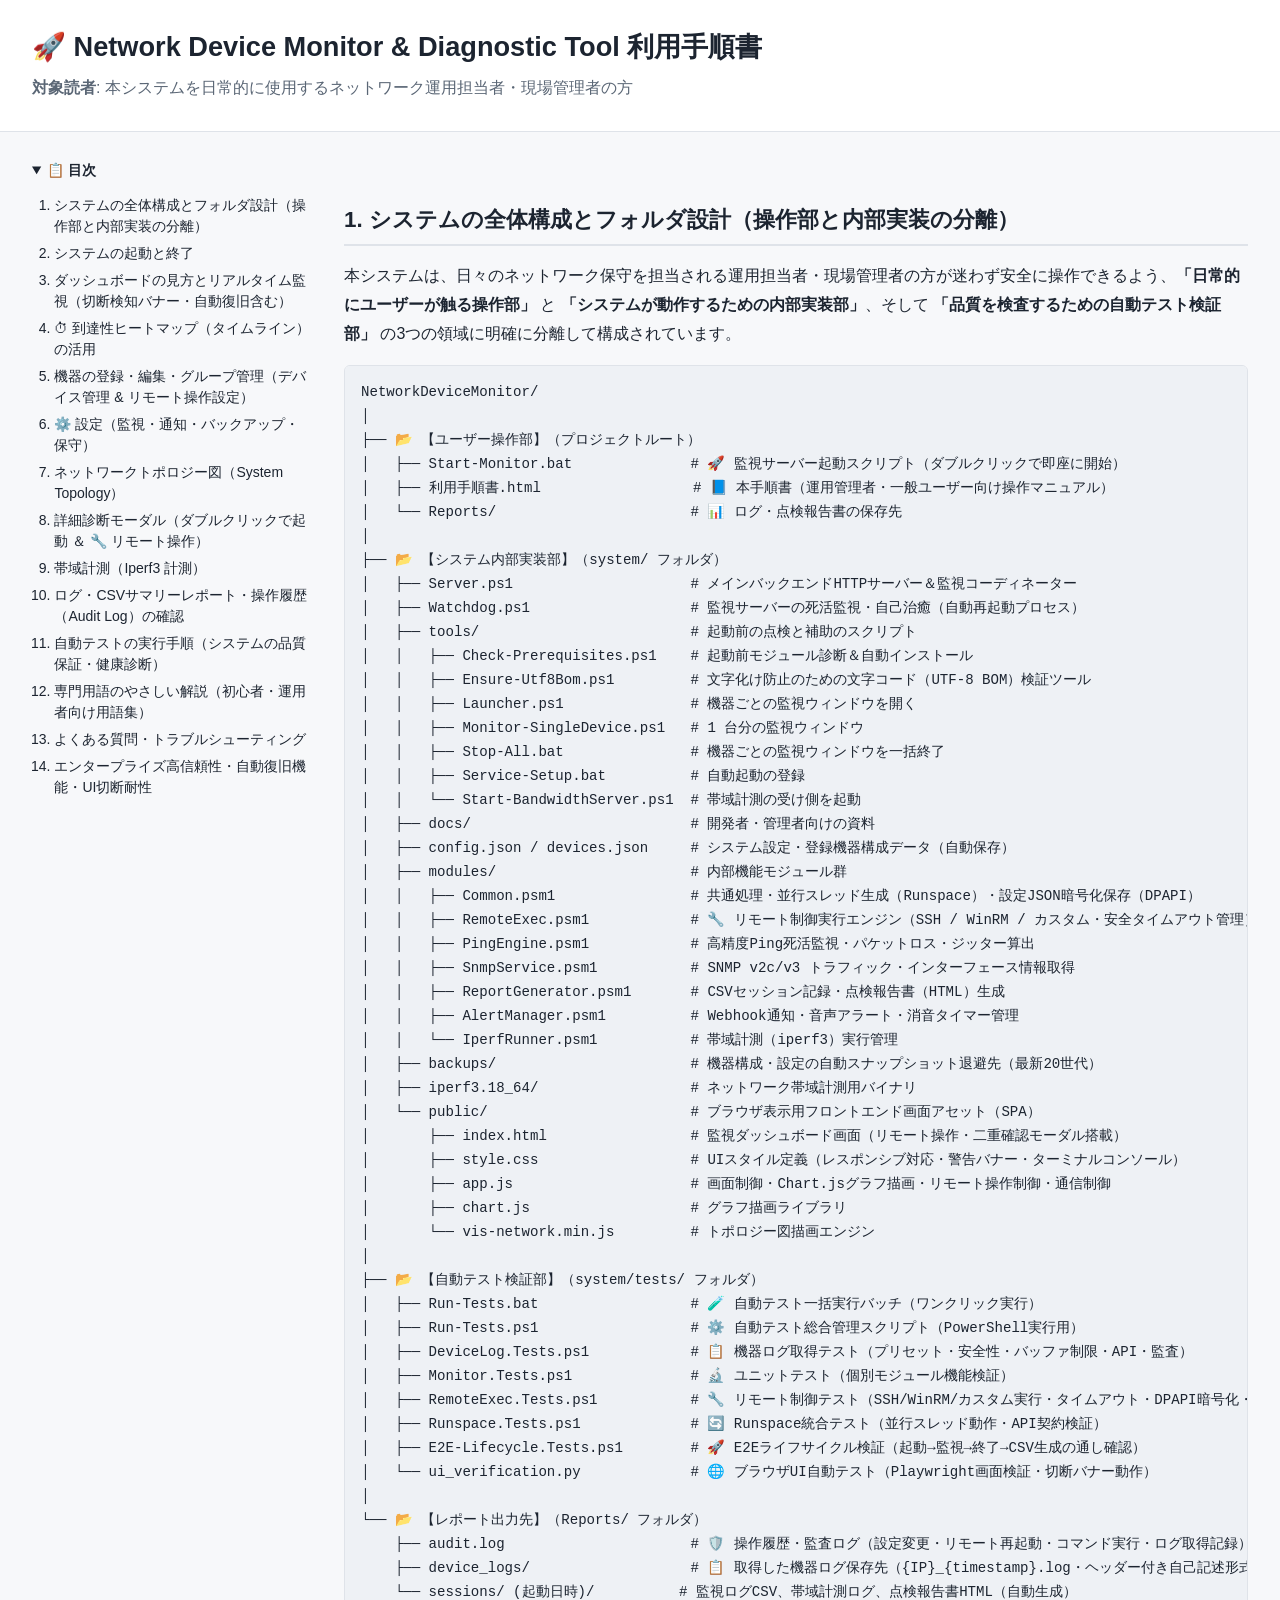
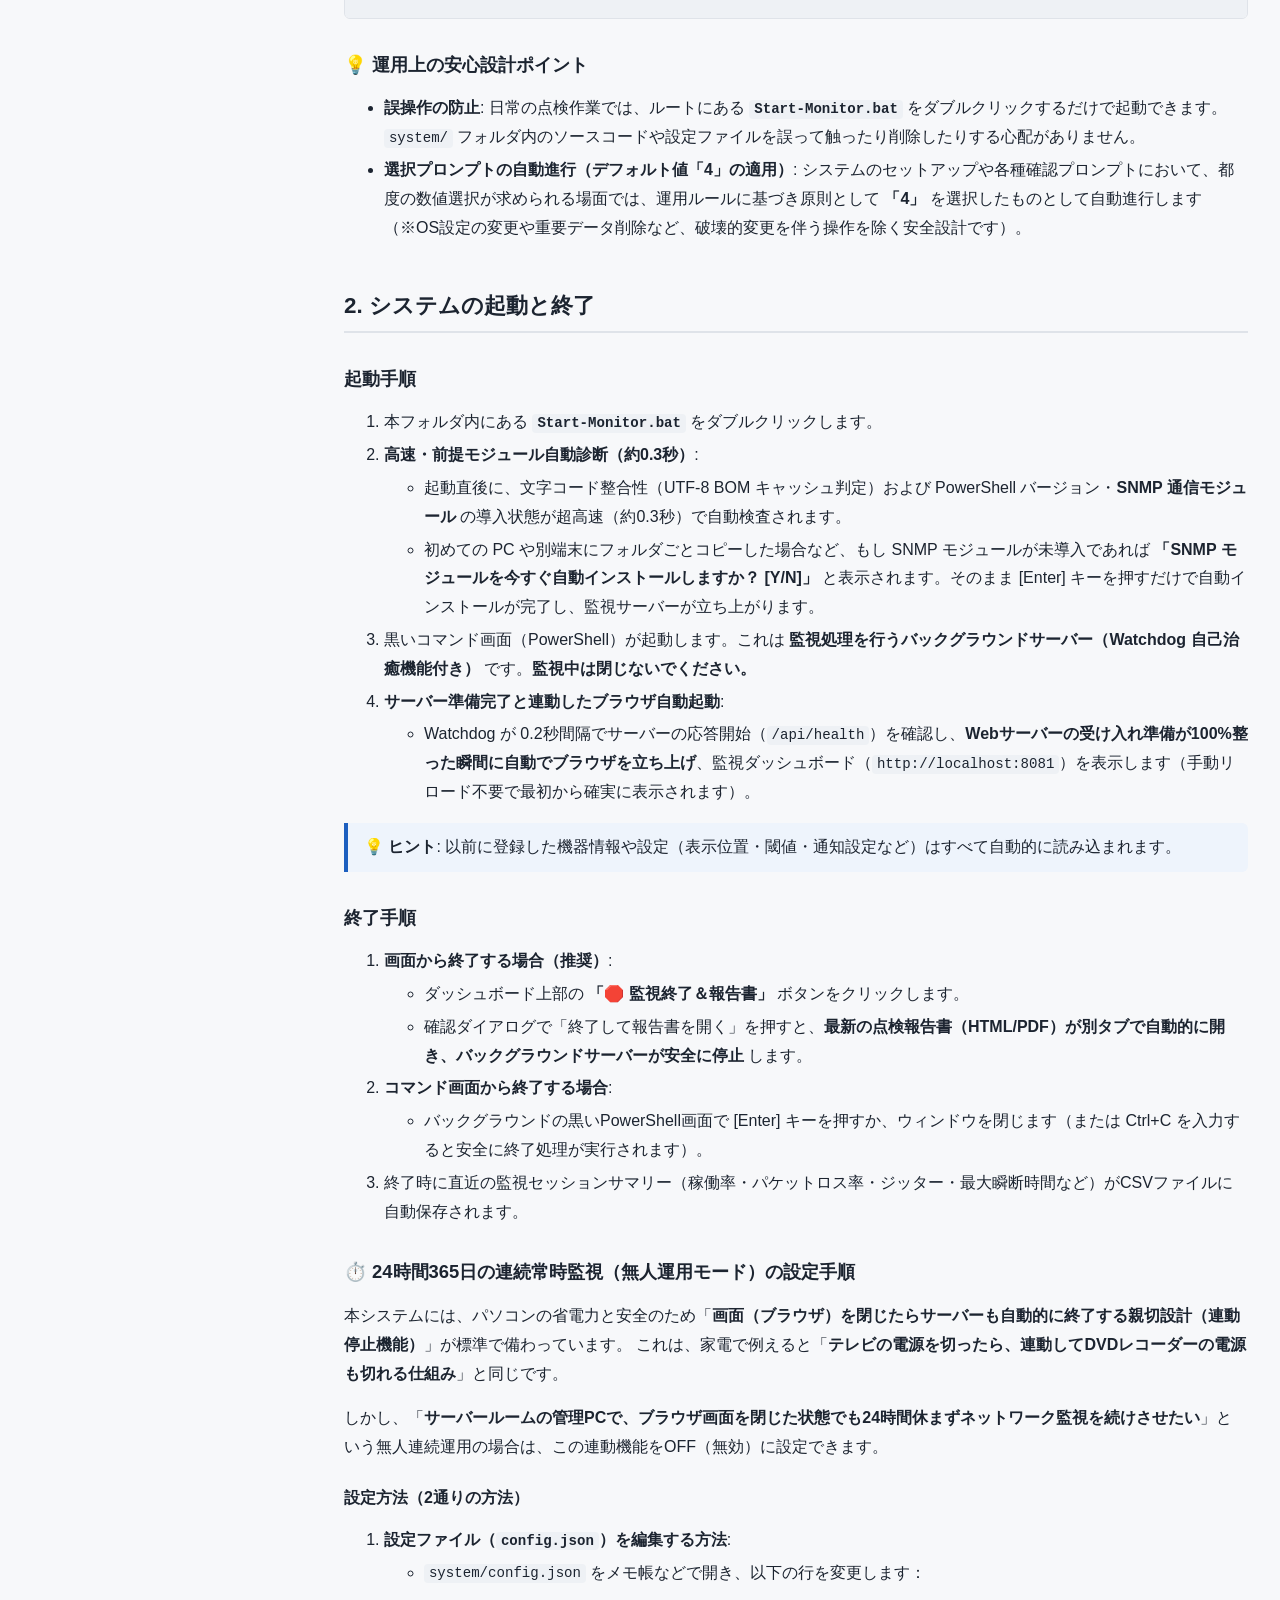
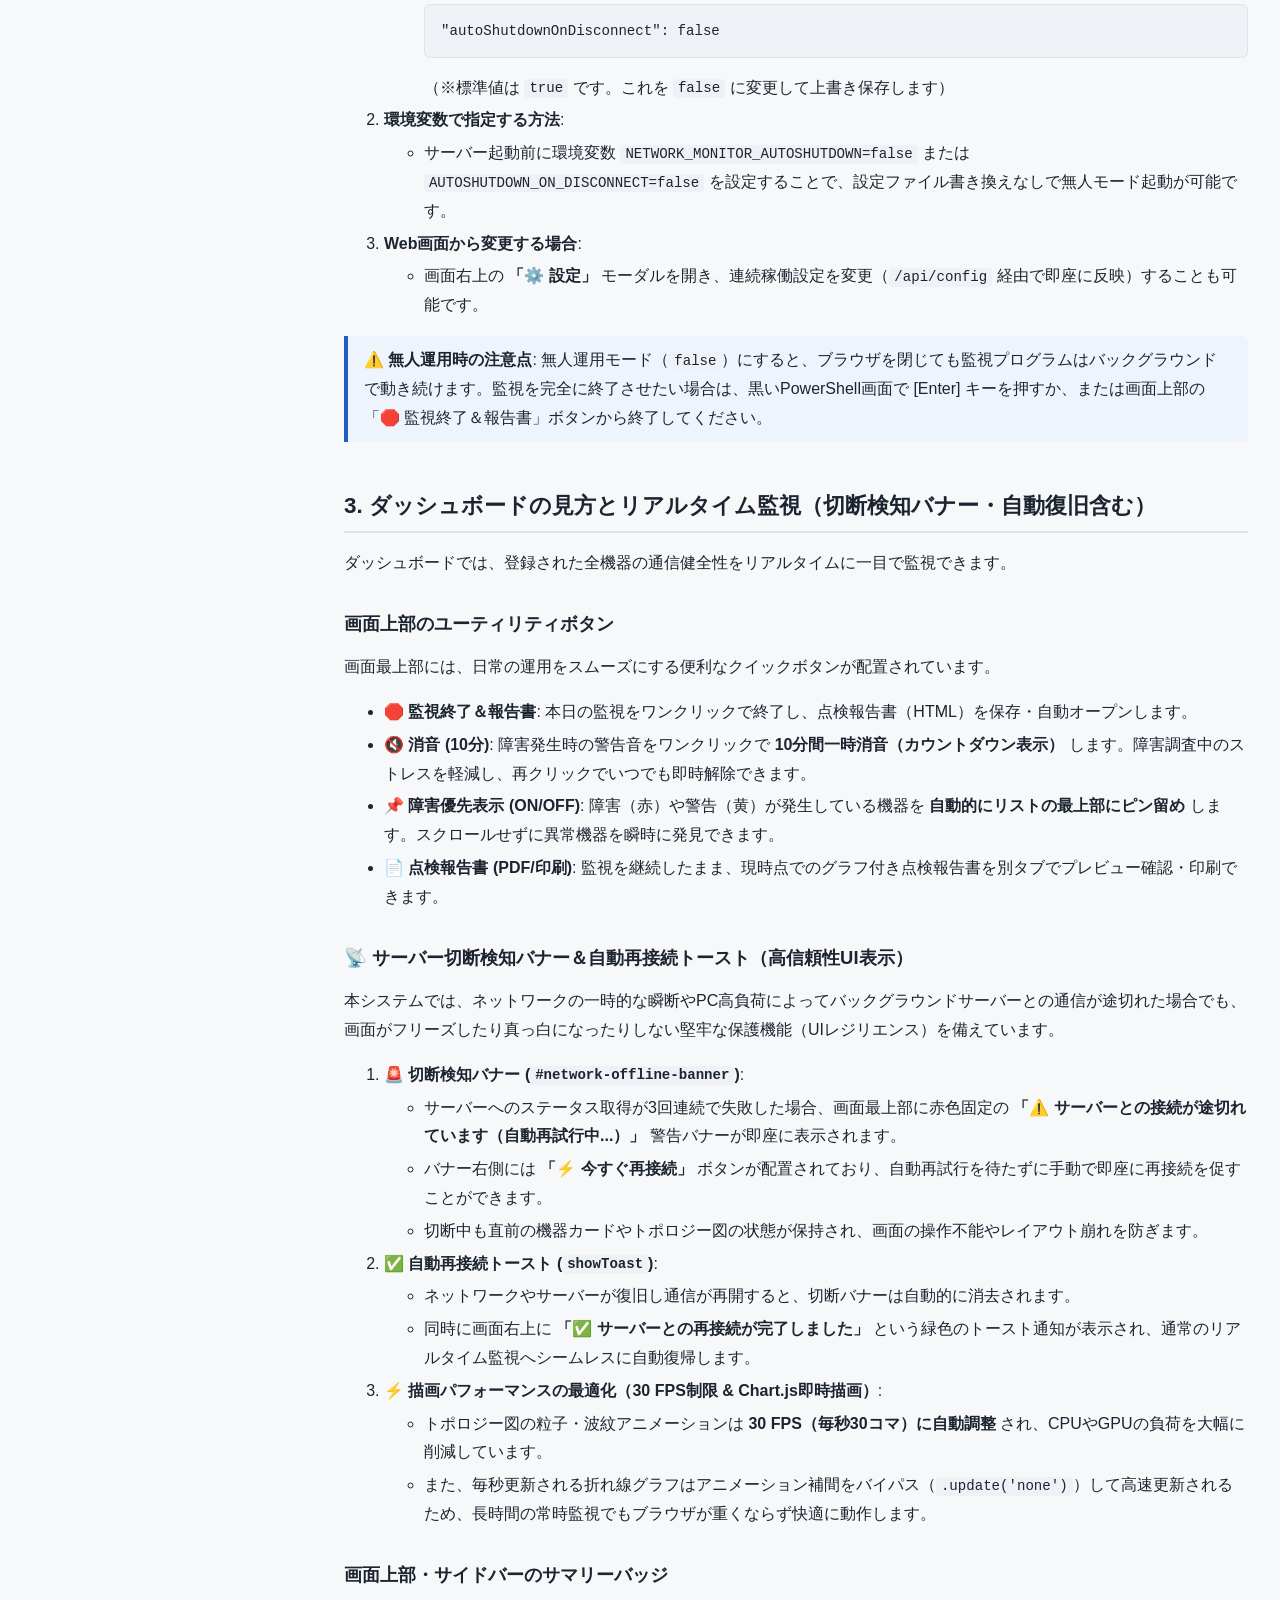
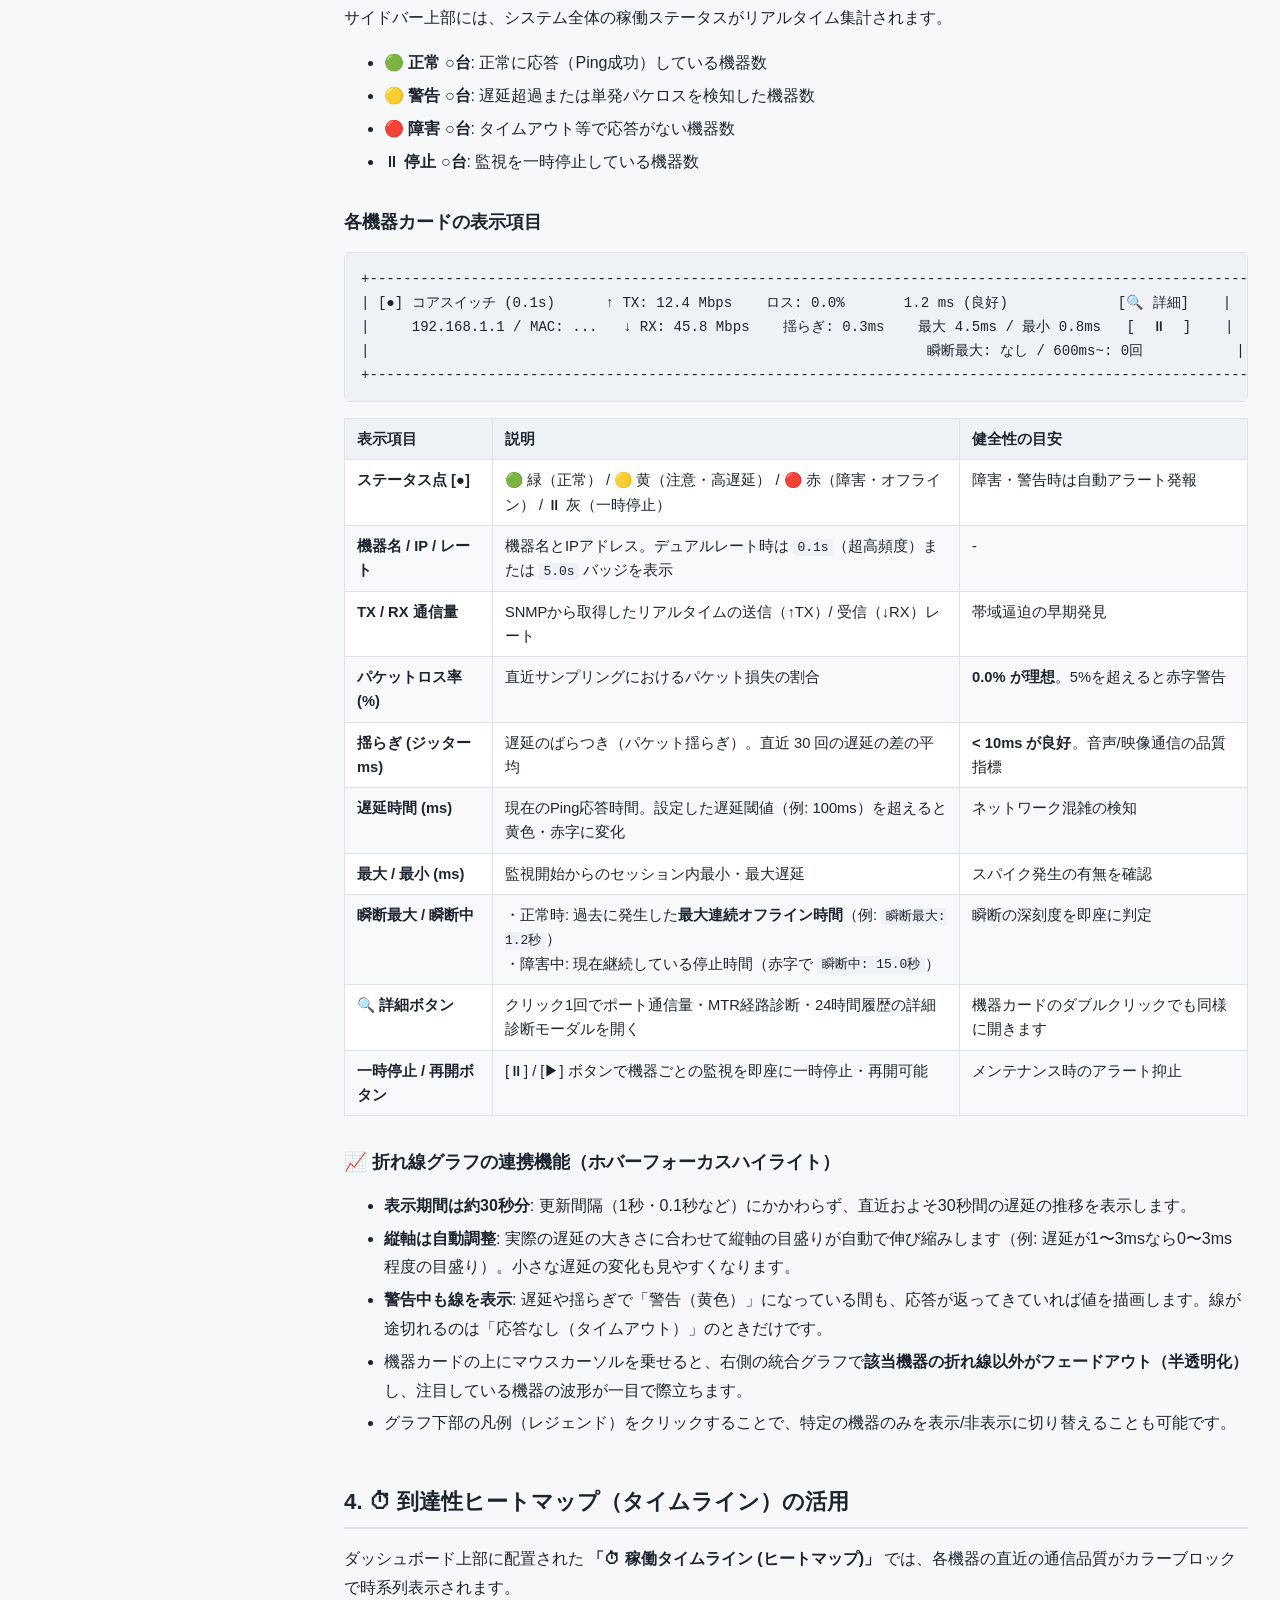
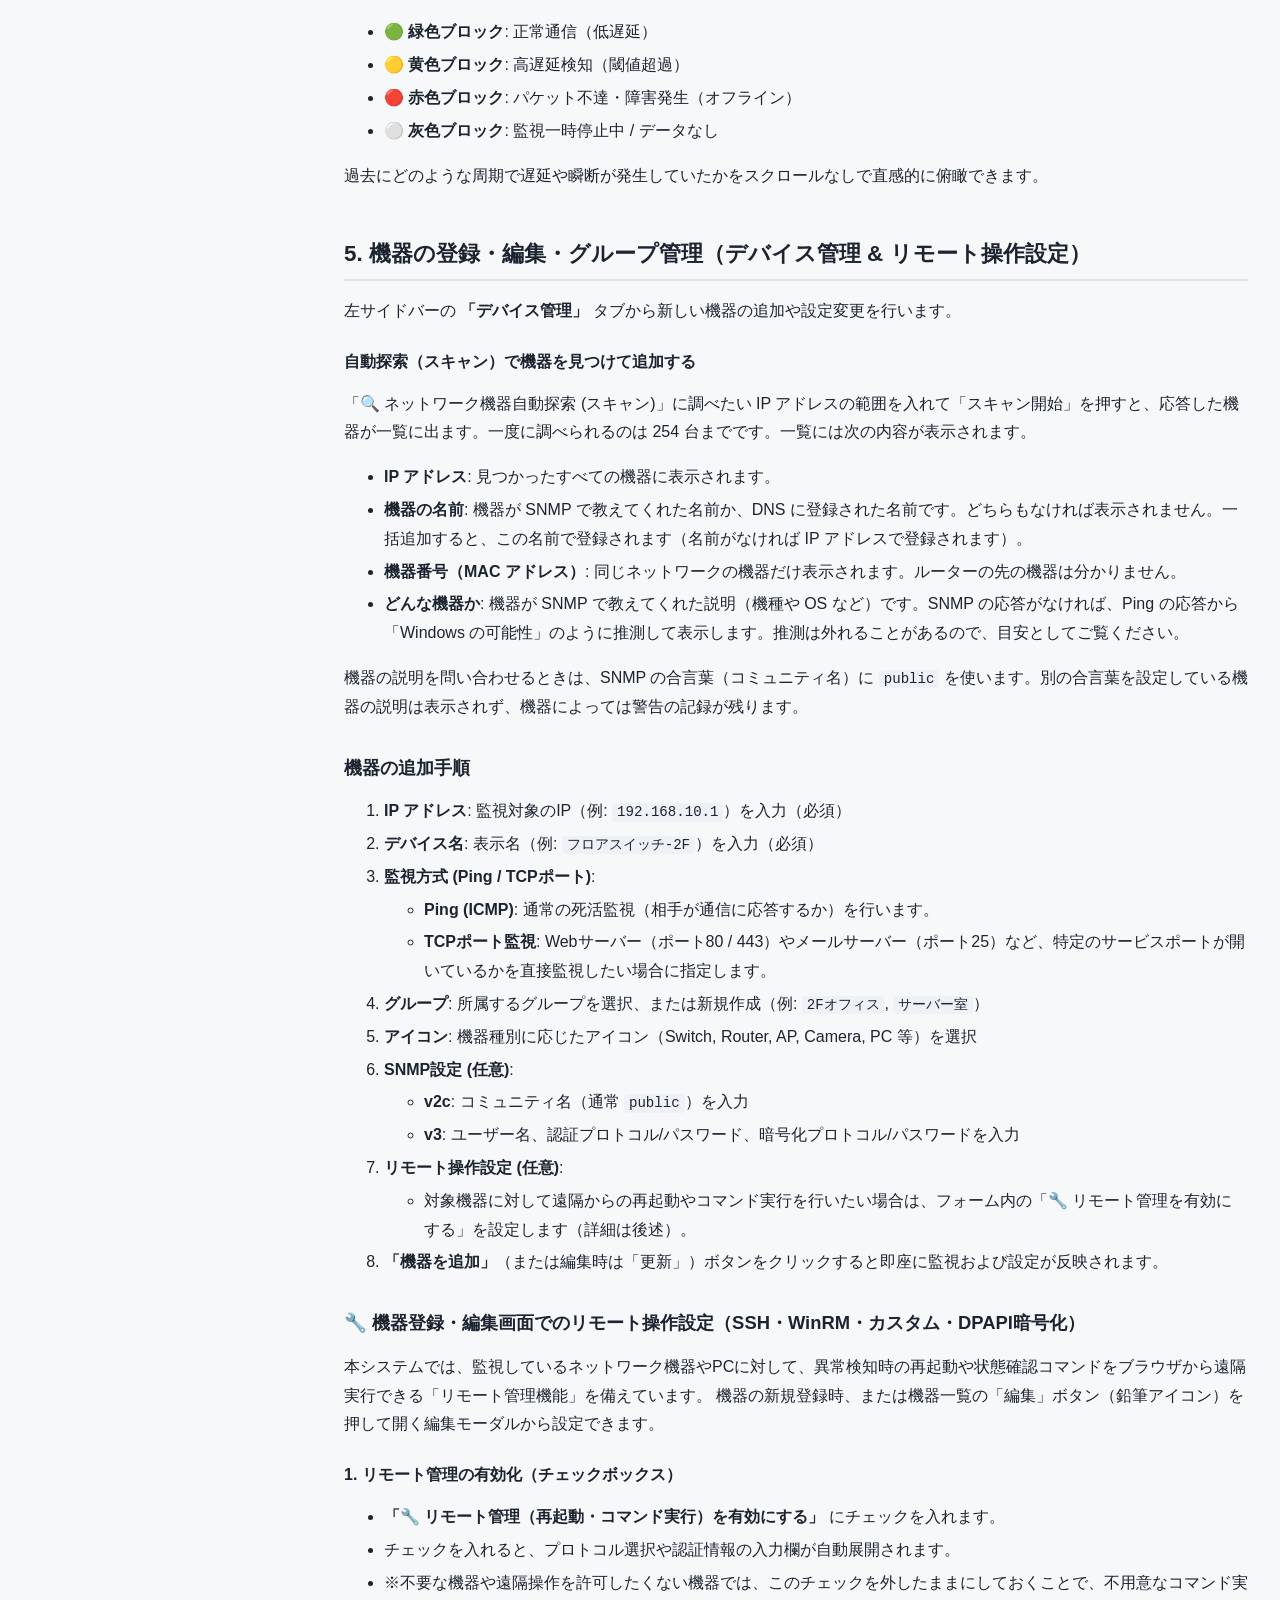
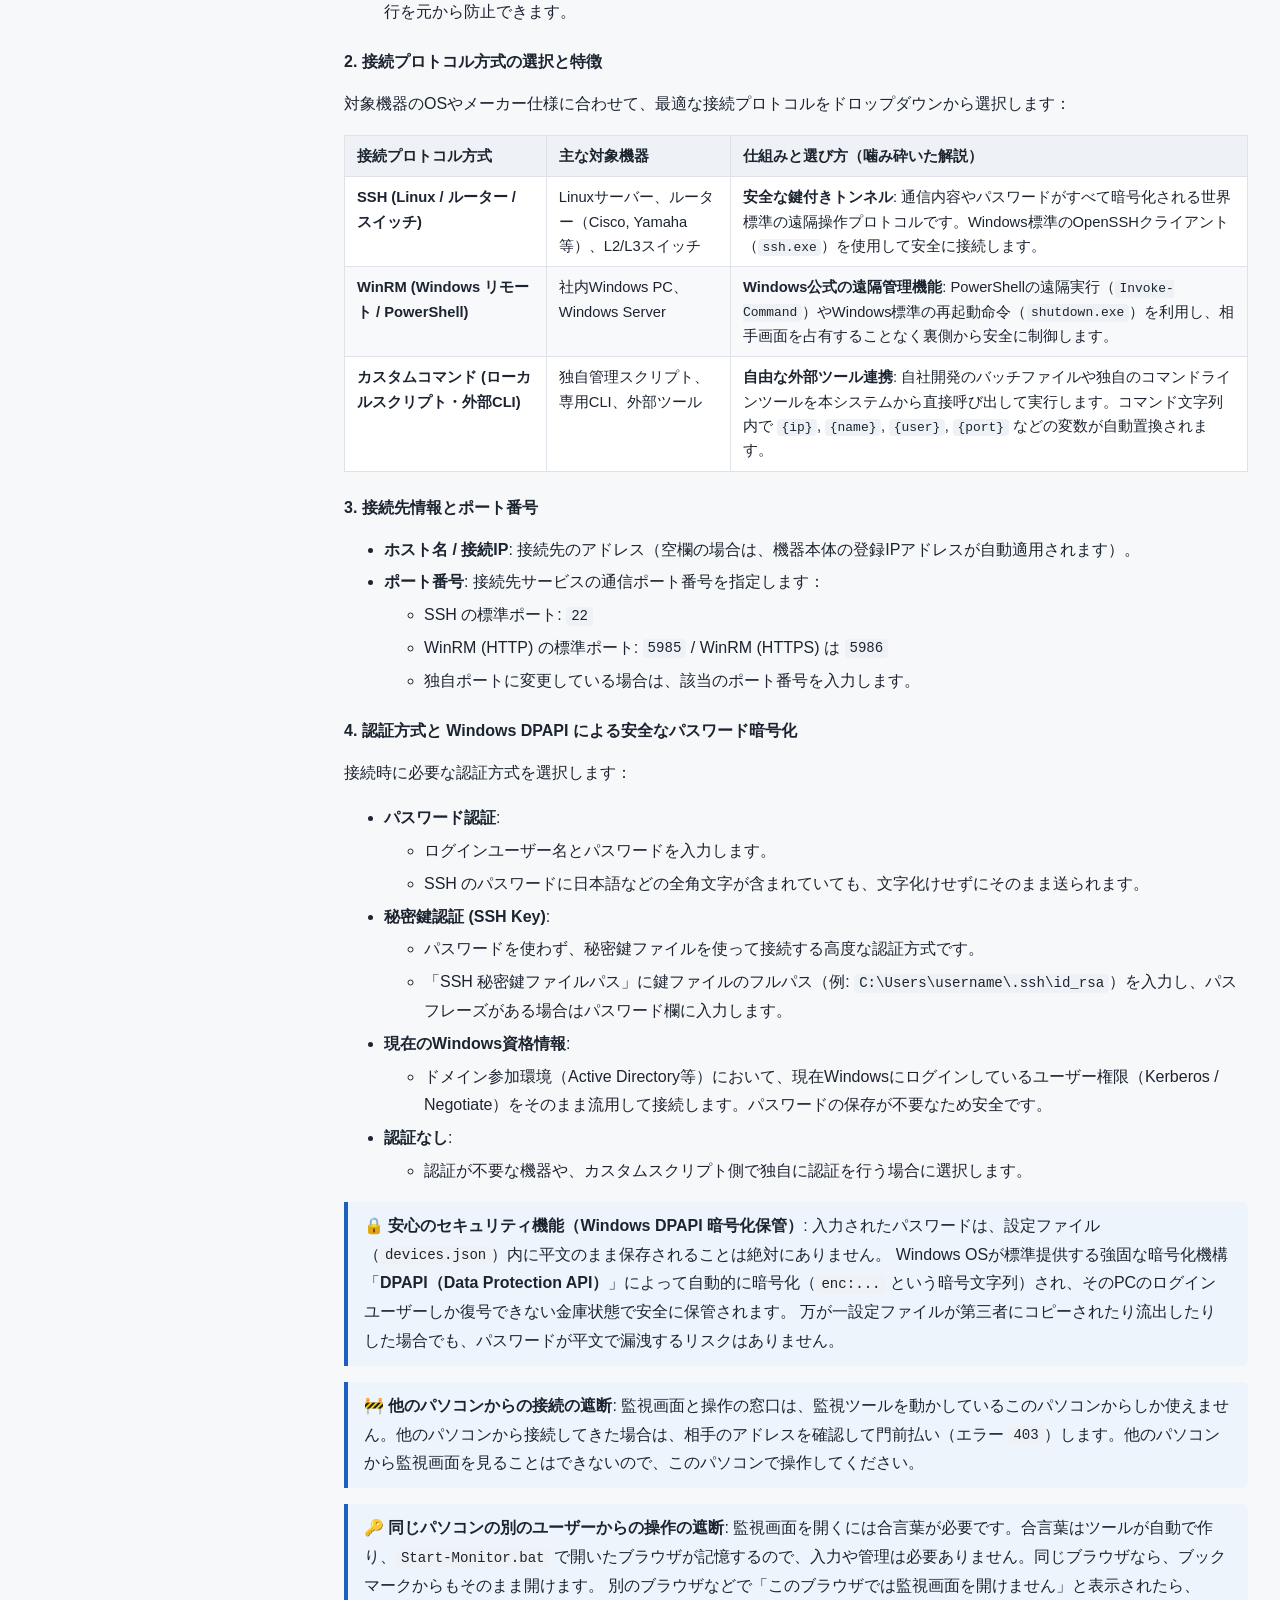
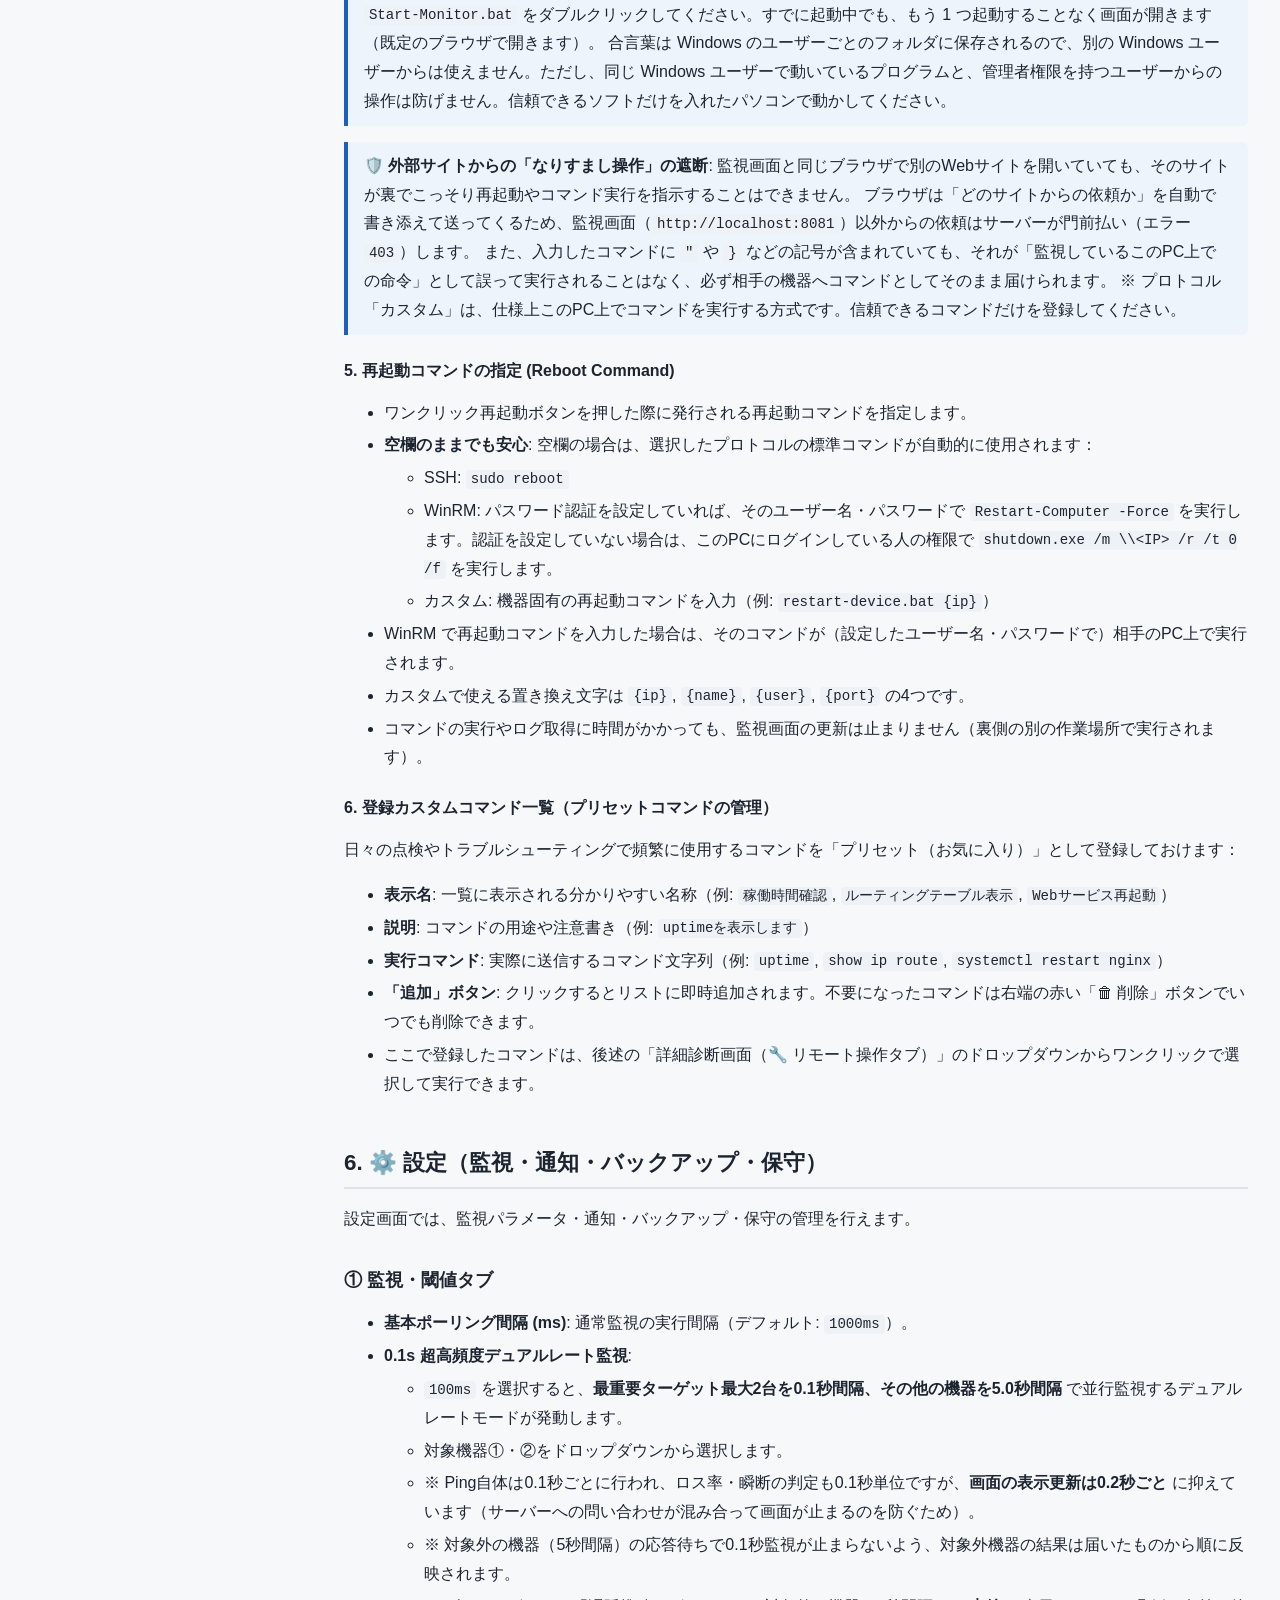
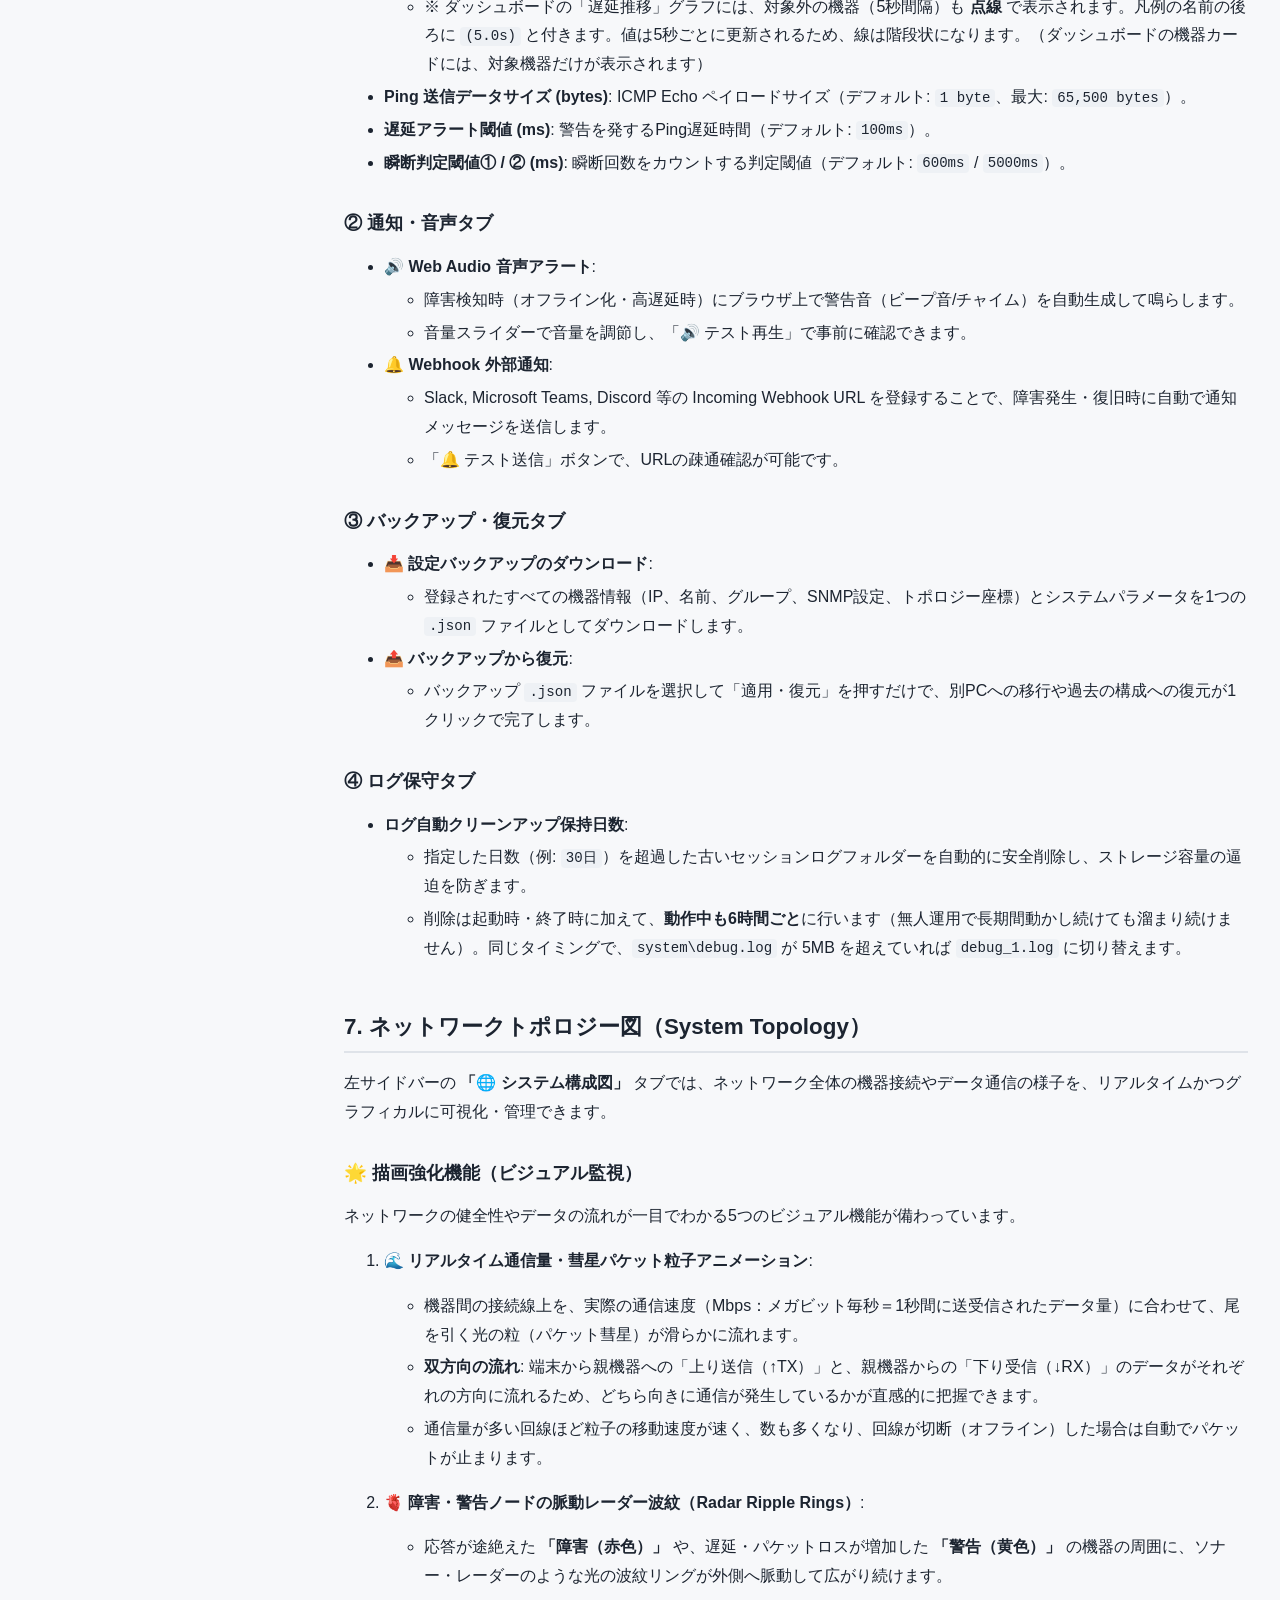
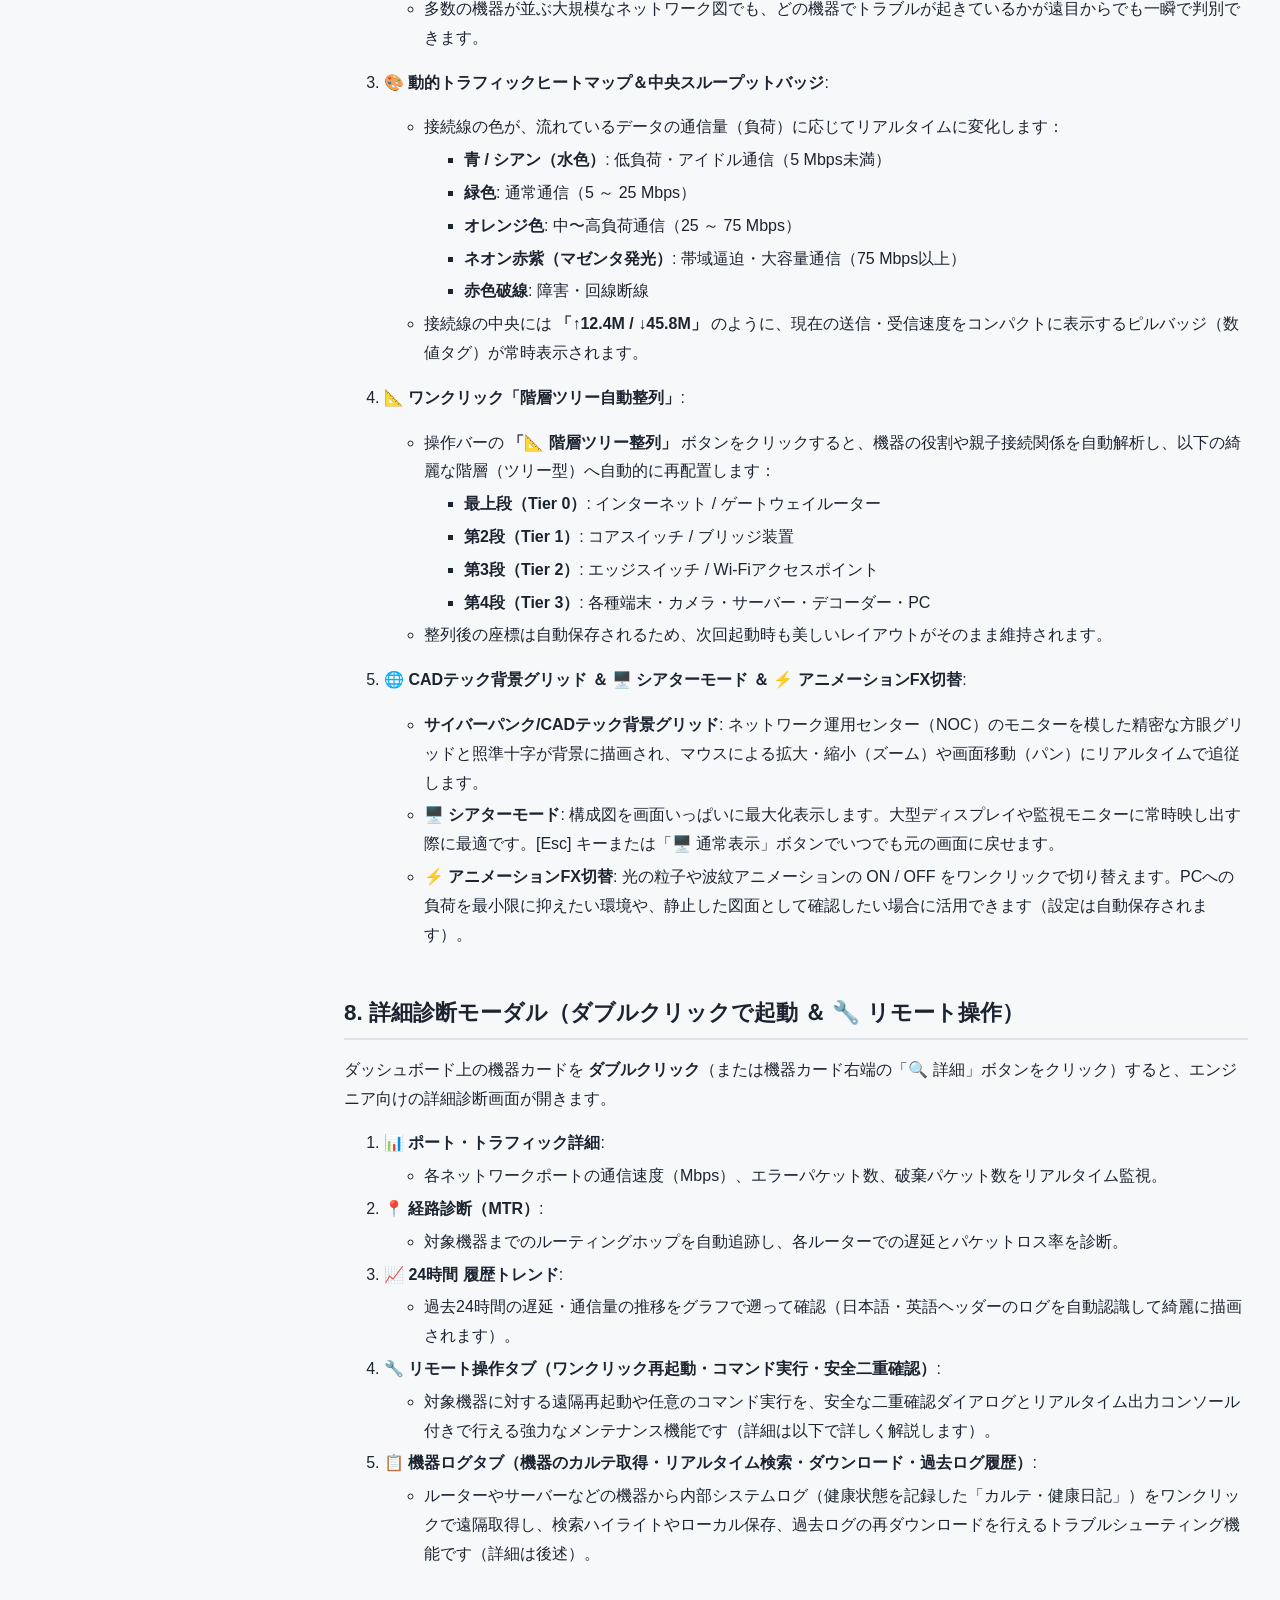
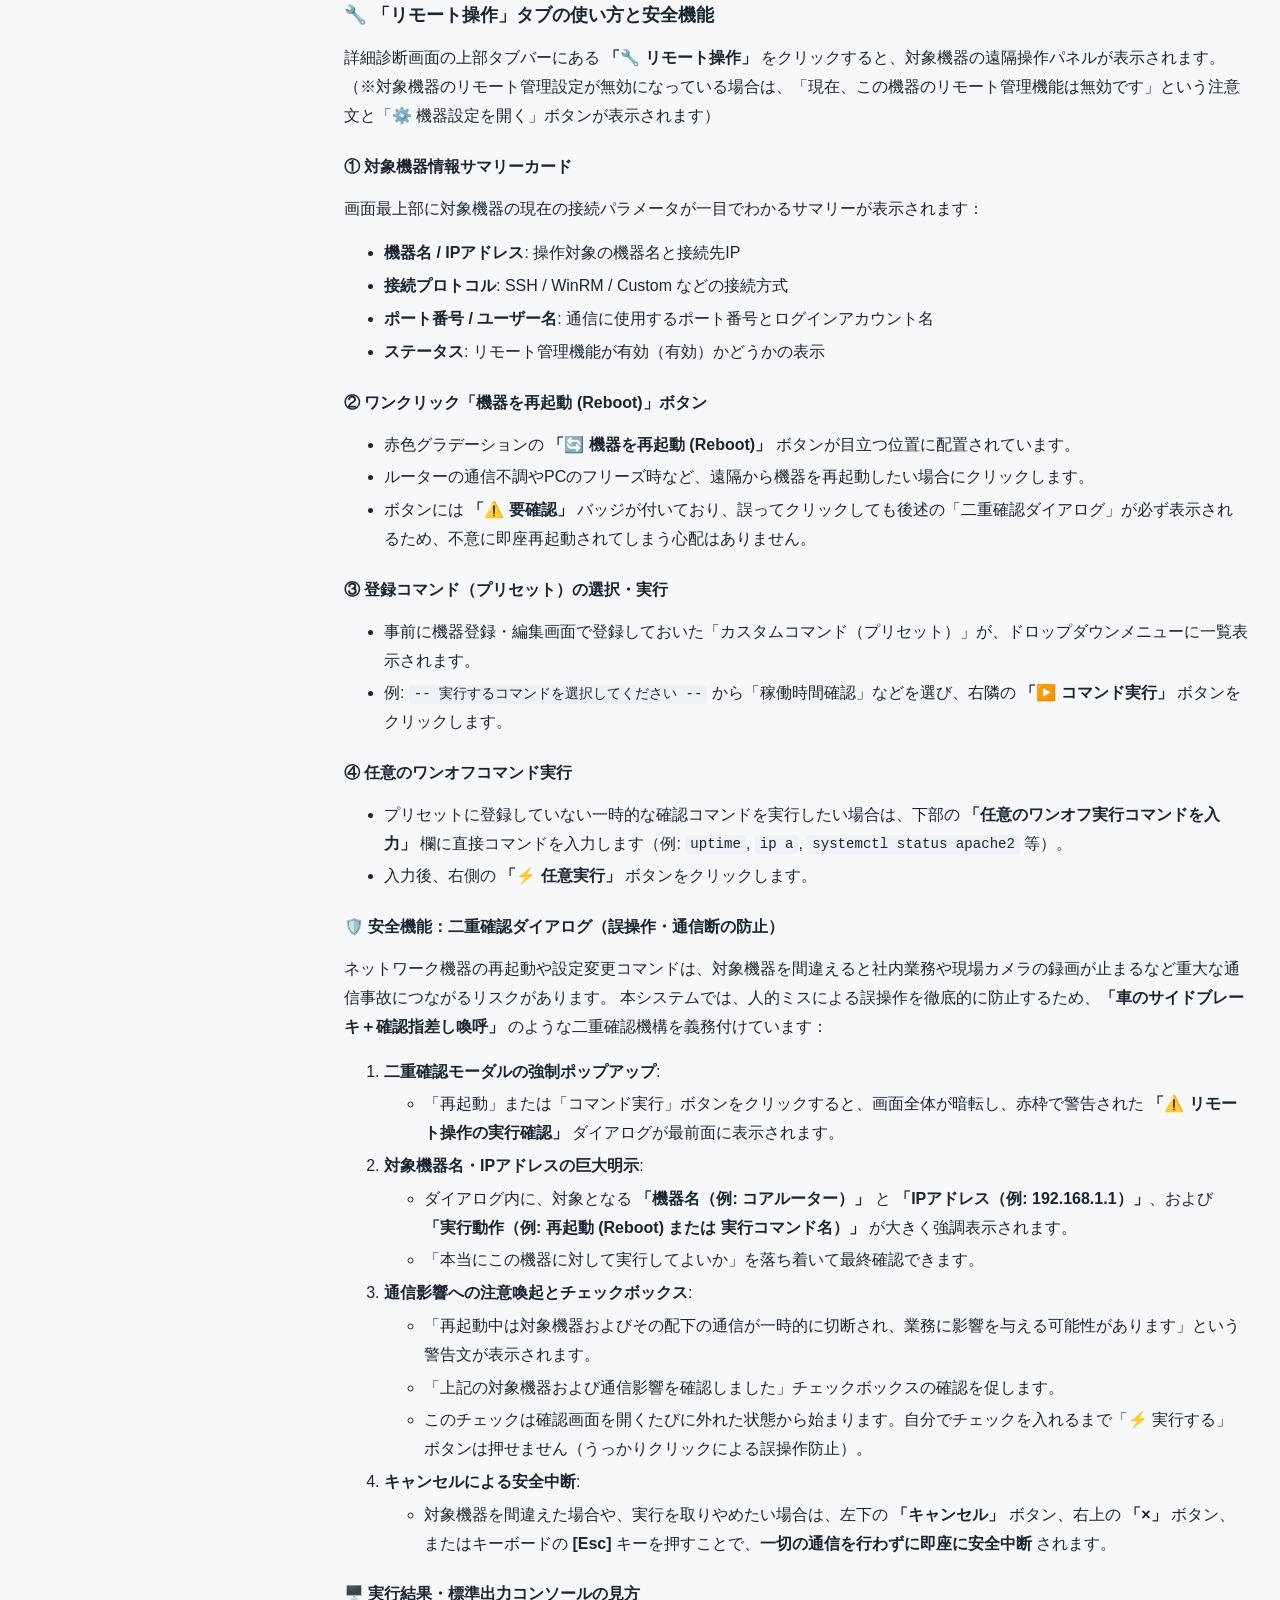
<file: 利用手順書.html>
<!DOCTYPE html>
<html lang="ja">
<head>
<meta charset="utf-8">
<meta name="viewport" content="width=device-width, initial-scale=1">
<title>Network Device Monitor &amp; Diagnostic Tool 利用手順書</title>
<style>
:root {
    --bg: #f7f8fa;
    --surface: #ffffff;
    --text: #1c2430;
    --muted: #5a6675;
    --line: #dfe3e9;
    --accent: #1d5fbf;
    --code-bg: #eef1f5;
    --quote-bg: #eef4fc;
    --zebra: #f8f9fb;
    color-scheme: light;
}
@media (prefers-color-scheme: dark) {
    :root {
        --bg: #12161c;
        --surface: #1a2028;
        --text: #e4e8ee;
        --muted: #a0abb9;
        --line: #333c48;
        --accent: #7fb2f5;
        --code-bg: #252c36;
        --quote-bg: #1c2a3c;
        --zebra: #1f262f;
        color-scheme: dark;
    }
}
* { box-sizing: border-box; }
html { scroll-behavior: smooth; scroll-padding-top: 16px; }
body {
    margin: 0;
    background: var(--bg);
    color: var(--text);
    font-family: "Yu Gothic UI", "Meiryo", "Hiragino Sans", sans-serif;
    font-size: 16px;
    line-height: 1.8;
    overflow-wrap: anywhere;
}
.cover {
    background: var(--surface);
    border-bottom: 1px solid var(--line);
    padding: 28px 32px;
}
.cover h1 { margin: 0; font-size: 1.7rem; line-height: 1.4; }
.audience { margin: 8px 0 0; color: var(--muted); }
.layout {
    display: grid;
    grid-template-columns: 280px minmax(0, 1fr);
    gap: 32px;
    max-width: 1320px;
    margin: 0 auto;
    padding: 24px 32px 64px;
}
.toc { position: sticky; top: 16px; align-self: start; max-height: calc(100vh - 32px); overflow-y: auto; font-size: 0.875rem; line-height: 1.5; }
.toc summary { cursor: pointer; font-weight: 700; padding: 4px 0 8px; }
.toc ol { margin: 0; padding-left: 1.6em; }
.toc li { margin: 6px 0; }
.toc a { color: var(--text); text-decoration: none; }
.toc a:hover, .toc a.current { color: var(--accent); text-decoration: underline; }
.toc a.current { font-weight: 700; }
main { min-width: 0; max-width: 960px; }
main > hr { display: none; }
h2 { margin: 48px 0 16px; padding-bottom: 8px; border-bottom: 2px solid var(--line); font-size: 1.4rem; line-height: 1.45; }
main > h2:first-child { margin-top: 0; }
h3 { margin: 32px 0 12px; font-size: 1.15rem; line-height: 1.5; }
h4 { margin: 24px 0 8px; font-size: 1rem; line-height: 1.5; }
a { color: var(--accent); }
code { background: var(--code-bg); border-radius: 4px; padding: 0.1em 0.35em; font-family: "Cascadia Mono", Consolas, "MS Gothic", monospace; font-size: 0.88em; }
pre { background: var(--code-bg); border: 1px solid var(--line); border-radius: 6px; padding: 14px 16px; overflow-x: auto; line-height: 1.5; }
pre code { background: none; padding: 0; overflow-wrap: normal; white-space: pre; }
blockquote { margin: 16px 0; padding: 10px 16px; background: var(--quote-bg); border-left: 4px solid var(--accent); border-radius: 0 6px 6px 0; }
blockquote > :first-child { margin-top: 0; }
blockquote > :last-child { margin-bottom: 0; }
.table-wrap { overflow-x: auto; margin: 16px 0; }
table { border-collapse: collapse; width: 100%; background: var(--surface); font-size: 0.92rem; line-height: 1.65; }
th, td { border: 1px solid var(--line); padding: 8px 12px; text-align: left; vertical-align: top; }
th { background: var(--code-bg); white-space: nowrap; }
tbody tr:nth-child(even) { background: var(--zebra); }
li { margin: 4px 0; }
.to-top { position: fixed; right: 20px; bottom: 20px; width: 44px; height: 44px; border: 1px solid var(--line); border-radius: 50%; background: var(--surface); color: var(--text); font-size: 1.1rem; cursor: pointer; display: none; }
.to-top.show { display: block; }
@media (max-width: 900px) {
    .cover { padding: 20px 16px; }
    .cover h1 { font-size: 1.35rem; }
    .layout { display: block; padding: 16px 16px 72px; }
    .toc { position: static; max-height: none; margin-bottom: 24px; padding: 12px 16px; background: var(--surface); border: 1px solid var(--line); border-radius: 6px; }
    th { white-space: normal; }
}
@media print {
    :root { --bg: #fff; --surface: #fff; --text: #000; --muted: #333; --line: #999; --accent: #000; --code-bg: #f2f2f2; --quote-bg: #f2f2f2; --zebra: #fff; color-scheme: light; }
    .layout { display: block; padding: 0; max-width: none; }
    .toc { position: static; max-height: none; overflow: visible; page-break-after: always; font-size: 0.95rem; }
    .to-top { display: none !important; }
    .cover { padding: 0 0 12px; }
    main { max-width: none; }
    h2 { page-break-before: always; margin-top: 0; }
    h2, h3, h4 { page-break-after: avoid; }
    pre, blockquote, tr { page-break-inside: avoid; }
    pre { white-space: pre-wrap; }
    pre code { white-space: pre-wrap; }
}
</style>
</head>
<body>
<header class="cover">
<h1 id="-network-device-monitor--diagnostic-tool-利用手順書">🚀 Network Device Monitor &amp; Diagnostic Tool 利用手順書</h1>
<p class="audience"><strong>対象読者</strong>: 本システムを日常的に使用するネットワーク運用担当者・現場管理者の方</p>
</header>
<div class="layout">
<nav class="toc" aria-label="目次">
<details open>
<summary>📋 目次</summary>
<ol>
<li><a href="#1-システムの全体構成とフォルダ設計操作部と内部実装の分離">システムの全体構成とフォルダ設計（操作部と内部実装の分離）</a></li>
<li><a href="#2-システムの起動と終了">システムの起動と終了</a></li>
<li><a href="#3-ダッシュボードの見方とリアルタイム監視切断検知バナー自動復旧含む">ダッシュボードの見方とリアルタイム監視（切断検知バナー・自動復旧含む）</a></li>
<li><a href="#4--到達性ヒートマップタイムラインの活用">⏱ 到達性ヒートマップ（タイムライン）の活用</a></li>
<li><a href="#5-機器の登録編集グループ管理デバイス管理--リモート操作設定">機器の登録・編集・グループ管理（デバイス管理 &amp; リモート操作設定）</a></li>
<li><a href="#6-️-設定監視通知バックアップ保守">⚙️ 設定（監視・通知・バックアップ・保守）</a></li>
<li><a href="#7-ネットワークトポロジー図system-topology">ネットワークトポロジー図（System Topology）</a></li>
<li><a href="#8-詳細診断モーダルダブルクリックで起動---リモート操作">詳細診断モーダル（ダブルクリックで起動 ＆ 🔧 リモート操作）</a></li>
<li><a href="#9-帯域計測iperf3-計測">帯域計測（Iperf3 計測）</a></li>
<li><a href="#10-ログcsvサマリーレポート操作履歴audit-logの確認">ログ・CSVサマリーレポート・操作履歴（Audit Log）の確認</a></li>
<li><a href="#11-自動テストの実行手順システムの品質保証健康診断">自動テストの実行手順（システムの品質保証・健康診断）</a></li>
<li><a href="#12-専門用語のやさしい解説初心者運用者向け用語集">専門用語のやさしい解説（初心者・運用者向け用語集）</a></li>
<li><a href="#13-よくある質問トラブルシューティング">よくある質問・トラブルシューティング</a></li>
<li><a href="#14-エンタープライズ高信頼性自動復旧機能ui切断耐性">エンタープライズ高信頼性・自動復旧機能・UI切断耐性</a></li>
</ol>
</details>
</nav>
<main>
<hr>
<h2 id="1-システムの全体構成とフォルダ設計操作部と内部実装の分離">1. システムの全体構成とフォルダ設計（操作部と内部実装の分離）</h2>
<p>本システムは、日々のネットワーク保守を担当される運用担当者・現場管理者の方が迷わず安全に操作できるよう、<strong>「日常的にユーザーが触る操作部」</strong> と <strong>「システムが動作するための内部実装部」</strong>、そして <strong>「品質を検査するための自動テスト検証部」</strong> の3つの領域に明確に分離して構成されています。</p>
<pre><code>NetworkDeviceMonitor/
│
├── 📂 【ユーザー操作部】（プロジェクトルート）
│   ├── Start-Monitor.bat              # 🚀 監視サーバー起動スクリプト（ダブルクリックで即座に開始）
│   ├── 利用手順書.html                  # 📘 本手順書（運用管理者・一般ユーザー向け操作マニュアル）
│   └── Reports/                       # 📊 ログ・点検報告書の保存先
│
├── 📂 【システム内部実装部】（system/ フォルダ）
│   ├── Server.ps1                     # メインバックエンドHTTPサーバー＆監視コーディネーター
│   ├── Watchdog.ps1                   # 監視サーバーの死活監視・自己治癒（自動再起動プロセス）
│   ├── tools/                         # 起動前の点検と補助のスクリプト
│   │   ├── Check-Prerequisites.ps1    # 起動前モジュール診断＆自動インストール
│   │   ├── Ensure-Utf8Bom.ps1         # 文字化け防止のための文字コード（UTF-8 BOM）検証ツール
│   │   ├── Launcher.ps1               # 機器ごとの監視ウィンドウを開く
│   │   ├── Monitor-SingleDevice.ps1   # 1 台分の監視ウィンドウ
│   │   ├── Stop-All.bat               # 機器ごとの監視ウィンドウを一括終了
│   │   ├── Service-Setup.bat          # 自動起動の登録
│   │   └── Start-BandwidthServer.ps1  # 帯域計測の受け側を起動
│   ├── docs/                          # 開発者・管理者向けの資料
│   ├── config.json / devices.json     # システム設定・登録機器構成データ（自動保存）
│   ├── modules/                       # 内部機能モジュール群
│   │   ├── Common.psm1                # 共通処理・並行スレッド生成（Runspace）・設定JSON暗号化保存（DPAPI）
│   │   ├── RemoteExec.psm1            # 🔧 リモート制御実行エンジン（SSH / WinRM / カスタム・安全タイムアウト管理）
│   │   ├── PingEngine.psm1            # 高精度Ping死活監視・パケットロス・ジッター算出
│   │   ├── SnmpService.psm1           # SNMP v2c/v3 トラフィック・インターフェース情報取得
│   │   ├── ReportGenerator.psm1       # CSVセッション記録・点検報告書（HTML）生成
│   │   ├── AlertManager.psm1          # Webhook通知・音声アラート・消音タイマー管理
│   │   └── IperfRunner.psm1           # 帯域計測（iperf3）実行管理
│   ├── backups/                       # 機器構成・設定の自動スナップショット退避先（最新20世代）
│   ├── iperf3.18_64/                  # ネットワーク帯域計測用バイナリ
│   └── public/                        # ブラウザ表示用フロントエンド画面アセット（SPA）
│       ├── index.html                 # 監視ダッシュボード画面（リモート操作・二重確認モーダル搭載）
│       ├── style.css                  # UIスタイル定義（レスポンシブ対応・警告バナー・ターミナルコンソール）
│       ├── app.js                     # 画面制御・Chart.jsグラフ描画・リモート操作制御・通信制御
│       ├── chart.js                   # グラフ描画ライブラリ
│       └── vis-network.min.js         # トポロジー図描画エンジン
│
├── 📂 【自動テスト検証部】（system/tests/ フォルダ）
│   ├── Run-Tests.bat                  # 🧪 自動テスト一括実行バッチ（ワンクリック実行）
│   ├── Run-Tests.ps1                  # ⚙️ 自動テスト総合管理スクリプト（PowerShell実行用）
│   ├── DeviceLog.Tests.ps1            # 📋 機器ログ取得テスト（プリセット・安全性・バッファ制限・API・監査）
│   ├── Monitor.Tests.ps1              # 🔬 ユニットテスト（個別モジュール機能検証）
│   ├── RemoteExec.Tests.ps1           # 🔧 リモート制御テスト（SSH/WinRM/カスタム実行・タイムアウト・DPAPI暗号化・監査ログ）
│   ├── Runspace.Tests.ps1             # 🔄 Runspace統合テスト（並行スレッド動作・API契約検証）
│   ├── E2E-Lifecycle.Tests.ps1        # 🚀 E2Eライフサイクル検証（起動→監視→終了→CSV生成の通し確認）
│   └── ui_verification.py             # 🌐 ブラウザUI自動テスト（Playwright画面検証・切断バナー動作）
│
└── 📂 【レポート出力先】（Reports/ フォルダ）
    ├── audit.log                      # 🛡️ 操作履歴・監査ログ（設定変更・リモート再起動・コマンド実行・ログ取得記録）
    ├── device_logs/                   # 📋 取得した機器ログ保存先（{IP}_{timestamp}.log・ヘッダー付き自己記述形式）
    └── sessions/ (起動日時)/          # 監視ログCSV、帯域計測ログ、点検報告書HTML（自動生成）
</code></pre>
<h3 id="-運用上の安心設計ポイント">💡 運用上の安心設計ポイント</h3>
<ul>
<li><strong>誤操作の防止</strong>:
日常の点検作業では、ルートにある <strong><code>Start-Monitor.bat</code></strong> をダブルクリックするだけで起動できます。<code>system/</code> フォルダ内のソースコードや設定ファイルを誤って触ったり削除したりする心配がありません。</li>
<li><strong>選択プロンプトの自動進行（デフォルト値「4」の適用）</strong>:
システムのセットアップや各種確認プロンプトにおいて、都度の数値選択が求められる場面では、運用ルールに基づき原則として <strong>「4」</strong> を選択したものとして自動進行します（※OS設定の変更や重要データ削除など、破壊的変更を伴う操作を除く安全設計です）。</li>
</ul>
<hr>
<h2 id="2-システムの起動と終了">2. システムの起動と終了</h2>
<h3 id="起動手順">起動手順</h3>
<ol>
<li>本フォルダ内にある <strong><code>Start-Monitor.bat</code></strong> をダブルクリックします。</li>
<li><strong>高速・前提モジュール自動診断（約0.3秒）</strong>:<ul>
<li>起動直後に、文字コード整合性（UTF-8 BOM キャッシュ判定）および PowerShell バージョン・<strong>SNMP 通信モジュール</strong> の導入状態が超高速（約0.3秒）で自動検査されます。</li>
<li>初めての PC や別端末にフォルダごとコピーした場合など、もし SNMP モジュールが未導入であれば <strong>「SNMP モジュールを今すぐ自動インストールしますか？ [Y/N]」</strong> と表示されます。そのまま [Enter] キーを押すだけで自動インストールが完了し、監視サーバーが立ち上がります。</li>
</ul>
</li>
<li>黒いコマンド画面（PowerShell）が起動します。これは <strong>監視処理を行うバックグラウンドサーバー（Watchdog 自己治癒機能付き）</strong> です。<strong>監視中は閉じないでください。</strong></li>
<li><strong>サーバー準備完了と連動したブラウザ自動起動</strong>:<ul>
<li>Watchdog が 0.2秒間隔でサーバーの応答開始（<code>/api/health</code>）を確認し、<strong>Webサーバーの受け入れ準備が100%整った瞬間に自動でブラウザを立ち上げ</strong>、監視ダッシュボード（<code>http://localhost:8081</code>）を表示します（手動リロード不要で最初から確実に表示されます）。</li>
</ul>
</li>
</ol>
<blockquote>
<p><strong>💡 ヒント</strong>: 以前に登録した機器情報や設定（表示位置・閾値・通知設定など）はすべて自動的に読み込まれます。</p>
</blockquote>
<h3 id="終了手順">終了手順</h3>
<ol>
<li><strong>画面から終了する場合（推奨）</strong>:<ul>
<li>ダッシュボード上部の <strong>「🛑 監視終了＆報告書」</strong> ボタンをクリックします。</li>
<li>確認ダイアログで「終了して報告書を開く」を押すと、<strong>最新の点検報告書（HTML/PDF）が別タブで自動的に開き、バックグラウンドサーバーが安全に停止</strong> します。</li>
</ul>
</li>
<li><strong>コマンド画面から終了する場合</strong>:<ul>
<li>バックグラウンドの黒いPowerShell画面で [Enter] キーを押すか、ウィンドウを閉じます（または Ctrl+C を入力すると安全に終了処理が実行されます）。</li>
</ul>
</li>
<li>終了時に直近の監視セッションサマリー（稼働率・パケットロス率・ジッター・最大瞬断時間など）がCSVファイルに自動保存されます。</li>
</ol>
<h3 id="️-24時間365日の連続常時監視無人運用モードの設定手順">⏱️ 24時間365日の連続常時監視（無人運用モード）の設定手順</h3>
<p>本システムには、パソコンの省電力と安全のため「<strong>画面（ブラウザ）を閉じたらサーバーも自動的に終了する親切設計（連動停止機能）</strong>」が標準で備わっています。
これは、家電で例えると「<strong>テレビの電源を切ったら、連動してDVDレコーダーの電源も切れる仕組み</strong>」と同じです。</p>
<p>しかし、「<strong>サーバールームの管理PCで、ブラウザ画面を閉じた状態でも24時間休まずネットワーク監視を続けさせたい</strong>」という無人連続運用の場合は、この連動機能をOFF（無効）に設定できます。</p>
<h4 id="設定方法2通りの方法">設定方法（2通りの方法）</h4>
<ol>
<li><strong>設定ファイル（<code>config.json</code>）を編集する方法</strong>:<ul>
<li><code>system/config.json</code> をメモ帳などで開き、以下の行を変更します：<pre><code class="language-json">&quot;autoShutdownOnDisconnect&quot;: false
</code></pre>
（※標準値は <code>true</code> です。これを <code>false</code> に変更して上書き保存します）</li>
</ul>
</li>
<li><strong>環境変数で指定する方法</strong>:<ul>
<li>サーバー起動前に環境変数 <code>NETWORK_MONITOR_AUTOSHUTDOWN=false</code> または <code>AUTOSHUTDOWN_ON_DISCONNECT=false</code> を設定することで、設定ファイル書き換えなしで無人モード起動が可能です。</li>
</ul>
</li>
<li><strong>Web画面から変更する場合</strong>:<ul>
<li>画面右上の <strong>「⚙️ 設定」</strong> モーダルを開き、連続稼働設定を変更（<code>/api/config</code> 経由で即座に反映）することも可能です。</li>
</ul>
</li>
</ol>
<blockquote>
<p><strong>⚠️ 無人運用時の注意点</strong>:
無人運用モード（<code>false</code>）にすると、ブラウザを閉じても監視プログラムはバックグラウンドで動き続けます。監視を完全に終了させたい場合は、黒いPowerShell画面で [Enter] キーを押すか、または画面上部の「🛑 監視終了＆報告書」ボタンから終了してください。</p>
</blockquote>
<hr>
<h2 id="3-ダッシュボードの見方とリアルタイム監視切断検知バナー自動復旧含む">3. ダッシュボードの見方とリアルタイム監視（切断検知バナー・自動復旧含む）</h2>
<p>ダッシュボードでは、登録された全機器の通信健全性をリアルタイムに一目で監視できます。</p>
<h3 id="画面上部のユーティリティボタン">画面上部のユーティリティボタン</h3>
<p>画面最上部には、日常の運用をスムーズにする便利なクイックボタンが配置されています。</p>
<ul>
<li><strong>🛑 監視終了＆報告書</strong>: 本日の監視をワンクリックで終了し、点検報告書（HTML）を保存・自動オープンします。</li>
<li><strong>🔇 消音 (10分)</strong>: 障害発生時の警告音をワンクリックで <strong>10分間一時消音（カウントダウン表示）</strong> します。障害調査中のストレスを軽減し、再クリックでいつでも即時解除できます。</li>
<li><strong>📌 障害優先表示 (ON/OFF)</strong>: 障害（赤）や警告（黄）が発生している機器を <strong>自動的にリストの最上部にピン留め</strong> します。スクロールせずに異常機器を瞬時に発見できます。</li>
<li><strong>📄 点検報告書 (PDF/印刷)</strong>: 監視を継続したまま、現時点でのグラフ付き点検報告書を別タブでプレビュー確認・印刷できます。</li>
</ul>
<h3 id="-サーバー切断検知バナー自動再接続トースト高信頼性ui表示">📡 サーバー切断検知バナー＆自動再接続トースト（高信頼性UI表示）</h3>
<p>本システムでは、ネットワークの一時的な瞬断やPC高負荷によってバックグラウンドサーバーとの通信が途切れた場合でも、画面がフリーズしたり真っ白になったりしない堅牢な保護機能（UIレジリエンス）を備えています。</p>
<ol>
<li><strong>🚨 切断検知バナー (<code>#network-offline-banner</code>)</strong>:<ul>
<li>サーバーへのステータス取得が3回連続で失敗した場合、画面最上部に赤色固定の <strong>「⚠️ サーバーとの接続が途切れています（自動再試行中...）」</strong> 警告バナーが即座に表示されます。</li>
<li>バナー右側には <strong>「⚡ 今すぐ再接続」</strong> ボタンが配置されており、自動再試行を待たずに手動で即座に再接続を促すことができます。</li>
<li>切断中も直前の機器カードやトポロジー図の状態が保持され、画面の操作不能やレイアウト崩れを防ぎます。</li>
</ul>
</li>
<li><strong>✅ 自動再接続トースト (<code>showToast</code>)</strong>:<ul>
<li>ネットワークやサーバーが復旧し通信が再開すると、切断バナーは自動的に消去されます。</li>
<li>同時に画面右上に <strong>「✅ サーバーとの再接続が完了しました」</strong> という緑色のトースト通知が表示され、通常のリアルタイム監視へシームレスに自動復帰します。</li>
</ul>
</li>
<li><strong>⚡ 描画パフォーマンスの最適化（30 FPS制限 &amp; Chart.js即時描画）</strong>:<ul>
<li>トポロジー図の粒子・波紋アニメーションは <strong>30 FPS（毎秒30コマ）に自動調整</strong> され、CPUやGPUの負荷を大幅に削減しています。</li>
<li>また、毎秒更新される折れ線グラフはアニメーション補間をバイパス（<code>.update(&#39;none&#39;)</code>）して高速更新されるため、長時間の常時監視でもブラウザが重くならず快適に動作します。</li>
</ul>
</li>
</ol>
<h3 id="画面上部サイドバーのサマリーバッジ">画面上部・サイドバーのサマリーバッジ</h3>
<p>サイドバー上部には、システム全体の稼働ステータスがリアルタイム集計されます。</p>
<ul>
<li>🟢 <strong>正常 ○台</strong>: 正常に応答（Ping成功）している機器数</li>
<li>🟡 <strong>警告 ○台</strong>: 遅延超過または単発パケロスを検知した機器数</li>
<li>🔴 <strong>障害 ○台</strong>: タイムアウト等で応答がない機器数</li>
<li>⏸ <strong>停止 ○台</strong>: 監視を一時停止している機器数</li>
</ul>
<h3 id="各機器カードの表示項目">各機器カードの表示項目</h3>
<pre><code>+---------------------------------------------------------------------------------------------------------+
| [●] コアスイッチ (0.1s)      ↑ TX: 12.4 Mbps    ロス: 0.0%       1.2 ms (良好)             [🔍 詳細]    |
|     192.168.1.1 / MAC: ...   ↓ RX: 45.8 Mbps    揺らぎ: 0.3ms    最大 4.5ms / 最小 0.8ms   [  ⏸  ]    |
|                                                                  瞬断最大: なし / 600ms~: 0回           |
+---------------------------------------------------------------------------------------------------------+
</code></pre>
<div class="table-wrap"><table><thead><tr>
<th align="left">表示項目</th>
<th align="left">説明</th>
<th align="left">健全性の目安</th>
</tr>
</thead><tbody><tr>
<td align="left"><strong>ステータス点 [●]</strong></td>
<td align="left">🟢 緑（正常） / 🟡 黄（注意・高遅延） / 🔴 赤（障害・オフライン） / ⏸ 灰（一時停止）</td>
<td align="left">障害・警告時は自動アラート発報</td>
</tr>
<tr>
<td align="left"><strong>機器名 / IP / レート</strong></td>
<td align="left">機器名とIPアドレス。デュアルレート時は <code>0.1s</code>（超高頻度）または <code>5.0s</code> バッジを表示</td>
<td align="left">-</td>
</tr>
<tr>
<td align="left"><strong>TX / RX 通信量</strong></td>
<td align="left">SNMPから取得したリアルタイムの送信（↑TX）/ 受信（↓RX）レート</td>
<td align="left">帯域逼迫の早期発見</td>
</tr>
<tr>
<td align="left"><strong>パケットロス率 (%)</strong></td>
<td align="left">直近サンプリングにおけるパケット損失の割合</td>
<td align="left"><strong>0.0% が理想</strong>。5%を超えると赤字警告</td>
</tr>
<tr>
<td align="left"><strong>揺らぎ (ジッター ms)</strong></td>
<td align="left">遅延のばらつき（パケット揺らぎ）。直近 30 回の遅延の差の平均</td>
<td align="left"><strong>&lt; 10ms が良好</strong>。音声/映像通信の品質指標</td>
</tr>
<tr>
<td align="left"><strong>遅延時間 (ms)</strong></td>
<td align="left">現在のPing応答時間。設定した遅延閾値（例: 100ms）を超えると黄色・赤字に変化</td>
<td align="left">ネットワーク混雑の検知</td>
</tr>
<tr>
<td align="left"><strong>最大 / 最小 (ms)</strong></td>
<td align="left">監視開始からのセッション内最小・最大遅延</td>
<td align="left">スパイク発生の有無を確認</td>
</tr>
<tr>
<td align="left"><strong>瞬断最大 / 瞬断中</strong></td>
<td align="left">・正常時: 過去に発生した<strong>最大連続オフライン時間</strong>（例: <code>瞬断最大: 1.2秒</code>）<br>・障害中: 現在継続している停止時間（赤字で <code>瞬断中: 15.0秒</code>）</td>
<td align="left">瞬断の深刻度を即座に判定</td>
</tr>
<tr>
<td align="left"><strong>🔍 詳細ボタン</strong></td>
<td align="left">クリック1回でポート通信量・MTR経路診断・24時間履歴の詳細診断モーダルを開く</td>
<td align="left">機器カードのダブルクリックでも同様に開きます</td>
</tr>
<tr>
<td align="left"><strong>一時停止 / 再開ボタン</strong></td>
<td align="left">[⏸] / [▶] ボタンで機器ごとの監視を即座に一時停止・再開可能</td>
<td align="left">メンテナンス時のアラート抑止</td>
</tr>
</tbody></table></div>
<h3 id="-折れ線グラフの連携機能ホバーフォーカスハイライト">📈 折れ線グラフの連携機能（ホバーフォーカスハイライト）</h3>
<ul>
<li><strong>表示期間は約30秒分</strong>: 更新間隔（1秒・0.1秒など）にかかわらず、直近およそ30秒間の遅延の推移を表示します。</li>
<li><strong>縦軸は自動調整</strong>: 実際の遅延の大きさに合わせて縦軸の目盛りが自動で伸び縮みします（例: 遅延が1〜3msなら0〜3ms程度の目盛り）。小さな遅延の変化も見やすくなります。</li>
<li><strong>警告中も線を表示</strong>: 遅延や揺らぎで「警告（黄色）」になっている間も、応答が返ってきていれば値を描画します。線が途切れるのは「応答なし（タイムアウト）」のときだけです。</li>
<li>機器カードの上にマウスカーソルを乗せると、右側の統合グラフで<strong>該当機器の折れ線以外がフェードアウト（半透明化）</strong>し、注目している機器の波形が一目で際立ちます。</li>
<li>グラフ下部の凡例（レジェンド）をクリックすることで、特定の機器のみを表示/非表示に切り替えることも可能です。</li>
</ul>
<hr>
<h2 id="4--到達性ヒートマップタイムラインの活用">4. ⏱ 到達性ヒートマップ（タイムライン）の活用</h2>
<p>ダッシュボード上部に配置された <strong>「⏱ 稼働タイムライン (ヒートマップ)」</strong> では、各機器の直近の通信品質がカラーブロックで時系列表示されます。</p>
<ul>
<li>🟢 <strong>緑色ブロック</strong>: 正常通信（低遅延）</li>
<li>🟡 <strong>黄色ブロック</strong>: 高遅延検知（閾値超過）</li>
<li>🔴 <strong>赤色ブロック</strong>: パケット不達・障害発生（オフライン）</li>
<li>⚪ <strong>灰色ブロック</strong>: 監視一時停止中 / データなし</li>
</ul>
<p>過去にどのような周期で遅延や瞬断が発生していたかをスクロールなしで直感的に俯瞰できます。</p>
<hr>
<h2 id="5-機器の登録編集グループ管理デバイス管理--リモート操作設定">5. 機器の登録・編集・グループ管理（デバイス管理 &amp; リモート操作設定）</h2>
<p>左サイドバーの <strong>「デバイス管理」</strong> タブから新しい機器の追加や設定変更を行います。</p>
<h4 id="scan-devices">自動探索（スキャン）で機器を見つけて追加する</h4>
<p>「🔍 ネットワーク機器自動探索 (スキャン)」に調べたい IP アドレスの範囲を入れて「スキャン開始」を押すと、応答した機器が一覧に出ます。一度に調べられるのは 254 台までです。一覧には次の内容が表示されます。</p>
<ul>
<li><strong>IP アドレス</strong>: 見つかったすべての機器に表示されます。</li>
<li><strong>機器の名前</strong>: 機器が SNMP で教えてくれた名前か、DNS に登録された名前です。どちらもなければ表示されません。一括追加すると、この名前で登録されます（名前がなければ IP アドレスで登録されます）。</li>
<li><strong>機器番号（MAC アドレス）</strong>: 同じネットワークの機器だけ表示されます。ルーターの先の機器は分かりません。</li>
<li><strong>どんな機器か</strong>: 機器が SNMP で教えてくれた説明（機種や OS など）です。SNMP の応答がなければ、Ping の応答から「Windows の可能性」のように推測して表示します。推測は外れることがあるので、目安としてご覧ください。</li>
</ul>
<p>機器の説明を問い合わせるときは、SNMP の合言葉（コミュニティ名）に <code>public</code> を使います。別の合言葉を設定している機器の説明は表示されず、機器によっては警告の記録が残ります。</p>
<h3 id="機器の追加手順">機器の追加手順</h3>
<ol>
<li><strong>IP アドレス</strong>: 監視対象のIP（例: <code>192.168.10.1</code>）を入力（必須）</li>
<li><strong>デバイス名</strong>: 表示名（例: <code>フロアスイッチ-2F</code>）を入力（必須）</li>
<li><strong>監視方式 (Ping / TCPポート)</strong>:<ul>
<li><strong>Ping (ICMP)</strong>: 通常の死活監視（相手が通信に応答するか）を行います。</li>
<li><strong>TCPポート監視</strong>: Webサーバー（ポート80 / 443）やメールサーバー（ポート25）など、特定のサービスポートが開いているかを直接監視したい場合に指定します。</li>
</ul>
</li>
<li><strong>グループ</strong>: 所属するグループを選択、または新規作成（例: <code>2Fオフィス</code>, <code>サーバー室</code>）</li>
<li><strong>アイコン</strong>: 機器種別に応じたアイコン（Switch, Router, AP, Camera, PC 等）を選択</li>
<li><strong>SNMP設定 (任意)</strong>:<ul>
<li><strong>v2c</strong>: コミュニティ名（通常 <code>public</code>）を入力</li>
<li><strong>v3</strong>: ユーザー名、認証プロトコル/パスワード、暗号化プロトコル/パスワードを入力</li>
</ul>
</li>
<li><strong>リモート操作設定 (任意)</strong>:<ul>
<li>対象機器に対して遠隔からの再起動やコマンド実行を行いたい場合は、フォーム内の「🔧 リモート管理を有効にする」を設定します（詳細は後述）。</li>
</ul>
</li>
<li><strong>「機器を追加」</strong>（または編集時は「更新」）ボタンをクリックすると即座に監視および設定が反映されます。</li>
</ol>
<hr>
<h3 id="-機器登録編集画面でのリモート操作設定sshwinrmカスタムdpapi暗号化">🔧 機器登録・編集画面でのリモート操作設定（SSH・WinRM・カスタム・DPAPI暗号化）</h3>
<p>本システムでは、監視しているネットワーク機器やPCに対して、異常検知時の再起動や状態確認コマンドをブラウザから遠隔実行できる「リモート管理機能」を備えています。
機器の新規登録時、または機器一覧の「編集」ボタン（鉛筆アイコン）を押して開く編集モーダルから設定できます。</p>
<h4 id="1-リモート管理の有効化チェックボックス">1. リモート管理の有効化（チェックボックス）</h4>
<ul>
<li><strong>「🔧 リモート管理（再起動・コマンド実行）を有効にする」</strong> にチェックを入れます。</li>
<li>チェックを入れると、プロトコル選択や認証情報の入力欄が自動展開されます。</li>
<li>※不要な機器や遠隔操作を許可したくない機器では、このチェックを外したままにしておくことで、不用意なコマンド実行を元から防止できます。</li>
</ul>
<h4 id="2-接続プロトコル方式の選択と特徴">2. 接続プロトコル方式の選択と特徴</h4>
<p>対象機器のOSやメーカー仕様に合わせて、最適な接続プロトコルをドロップダウンから選択します：</p>
<div class="table-wrap"><table><thead><tr>
<th align="left">接続プロトコル方式</th>
<th align="left">主な対象機器</th>
<th align="left">仕組みと選び方（噛み砕いた解説）</th>
</tr>
</thead><tbody><tr>
<td align="left"><strong>SSH (Linux / ルーター / スイッチ)</strong></td>
<td align="left">Linuxサーバー、ルーター（Cisco, Yamaha等）、L2/L3スイッチ</td>
<td align="left"><strong>安全な鍵付きトンネル</strong>: 通信内容やパスワードがすべて暗号化される世界標準の遠隔操作プロトコルです。Windows標準のOpenSSHクライアント（<code>ssh.exe</code>）を使用して安全に接続します。</td>
</tr>
<tr>
<td align="left"><strong>WinRM (Windows リモート / PowerShell)</strong></td>
<td align="left">社内Windows PC、Windows Server</td>
<td align="left"><strong>Windows公式の遠隔管理機能</strong>: PowerShellの遠隔実行（<code>Invoke-Command</code>）やWindows標準の再起動命令（<code>shutdown.exe</code>）を利用し、相手画面を占有することなく裏側から安全に制御します。</td>
</tr>
<tr>
<td align="left"><strong>カスタムコマンド (ローカルスクリプト・外部CLI)</strong></td>
<td align="left">独自管理スクリプト、専用CLI、外部ツール</td>
<td align="left"><strong>自由な外部ツール連携</strong>: 自社開発のバッチファイルや独自のコマンドラインツールを本システムから直接呼び出して実行します。コマンド文字列内で <code>{ip}</code>, <code>{name}</code>, <code>{user}</code>, <code>{port}</code> などの変数が自動置換されます。</td>
</tr>
</tbody></table></div>
<h4 id="3-接続先情報とポート番号">3. 接続先情報とポート番号</h4>
<ul>
<li><strong>ホスト名 / 接続IP</strong>: 接続先のアドレス（空欄の場合は、機器本体の登録IPアドレスが自動適用されます）。</li>
<li><strong>ポート番号</strong>: 接続先サービスの通信ポート番号を指定します：<ul>
<li>SSH の標準ポート: <code>22</code></li>
<li>WinRM (HTTP) の標準ポート: <code>5985</code> / WinRM (HTTPS) は <code>5986</code></li>
<li>独自ポートに変更している場合は、該当のポート番号を入力します。</li>
</ul>
</li>
</ul>
<h4 id="4-認証方式と-windows-dpapi-による安全なパスワード暗号化">4. 認証方式と Windows DPAPI による安全なパスワード暗号化</h4>
<p>接続時に必要な認証方式を選択します：</p>
<ul>
<li><strong>パスワード認証</strong>:<ul>
<li>ログインユーザー名とパスワードを入力します。</li>
<li>SSH のパスワードに日本語などの全角文字が含まれていても、文字化けせずにそのまま送られます。</li>
</ul>
</li>
<li><strong>秘密鍵認証 (SSH Key)</strong>:<ul>
<li>パスワードを使わず、秘密鍵ファイルを使って接続する高度な認証方式です。</li>
<li>「SSH 秘密鍵ファイルパス」に鍵ファイルのフルパス（例: <code>C:\Users\username\.ssh\id_rsa</code>）を入力し、パスフレーズがある場合はパスワード欄に入力します。</li>
</ul>
</li>
<li><strong>現在のWindows資格情報</strong>:<ul>
<li>ドメイン参加環境（Active Directory等）において、現在Windowsにログインしているユーザー権限（Kerberos / Negotiate）をそのまま流用して接続します。パスワードの保存が不要なため安全です。</li>
</ul>
</li>
<li><strong>認証なし</strong>:<ul>
<li>認証が不要な機器や、カスタムスクリプト側で独自に認証を行う場合に選択します。</li>
</ul>
</li>
</ul>
<blockquote>
<p><strong>🔒 安心のセキュリティ機能（Windows DPAPI 暗号化保管）</strong>:
入力されたパスワードは、設定ファイル（<code>devices.json</code>）内に平文のまま保存されることは絶対にありません。
Windows OSが標準提供する強固な暗号化機構「<strong>DPAPI（Data Protection API）</strong>」によって自動的に暗号化（<code>enc:...</code> という暗号文字列）され、そのPCのログインユーザーしか復号できない金庫状態で安全に保管されます。
万が一設定ファイルが第三者にコピーされたり流出したりした場合でも、パスワードが平文で漏洩するリスクはありません。</p>
</blockquote>
<blockquote>
<p><strong>🚧 他のパソコンからの接続の遮断</strong>:
監視画面と操作の窓口は、監視ツールを動かしているこのパソコンからしか使えません。他のパソコンから接続してきた場合は、相手のアドレスを確認して門前払い（エラー <code>403</code>）します。他のパソコンから監視画面を見ることはできないので、このパソコンで操作してください。
</p>
</blockquote>
<blockquote>
<p><strong>🔑 同じパソコンの別のユーザーからの操作の遮断</strong>:
監視画面を開くには合言葉が必要です。合言葉はツールが自動で作り、<code>Start-Monitor.bat</code> で開いたブラウザが記憶するので、入力や管理は必要ありません。同じブラウザなら、ブックマークからもそのまま開けます。
別のブラウザなどで「このブラウザでは監視画面を開けません」と表示されたら、<code>Start-Monitor.bat</code> をダブルクリックしてください。すでに起動中でも、もう 1 つ起動することなく画面が開きます（既定のブラウザで開きます）。
合言葉は Windows のユーザーごとのフォルダに保存されるので、別の Windows ユーザーからは使えません。ただし、同じ Windows ユーザーで動いているプログラムと、管理者権限を持つユーザーからの操作は防げません。信頼できるソフトだけを入れたパソコンで動かしてください。</p>
</blockquote>
<blockquote>
<p><strong>🛡️ 外部サイトからの「なりすまし操作」の遮断</strong>:
監視画面と同じブラウザで別のWebサイトを開いていても、そのサイトが裏でこっそり再起動やコマンド実行を指示することはできません。
ブラウザは「どのサイトからの依頼か」を自動で書き添えて送ってくるため、監視画面（<code>http://localhost:8081</code>）以外からの依頼はサーバーが門前払い（エラー <code>403</code>）します。
また、入力したコマンドに <code>&quot;</code> や <code>}</code> などの記号が含まれていても、それが「監視しているこのPC上での命令」として誤って実行されることはなく、必ず相手の機器へコマンドとしてそのまま届けられます。
※ プロトコル「カスタム」は、仕様上このPC上でコマンドを実行する方式です。信頼できるコマンドだけを登録してください。</p>
</blockquote>
<h4 id="5-再起動コマンドの指定-reboot-command">5. 再起動コマンドの指定 (Reboot Command)</h4>
<ul>
<li>ワンクリック再起動ボタンを押した際に発行される再起動コマンドを指定します。</li>
<li><strong>空欄のままでも安心</strong>: 空欄の場合は、選択したプロトコルの標準コマンドが自動的に使用されます：<ul>
<li>SSH: <code>sudo reboot</code></li>
<li>WinRM: パスワード認証を設定していれば、そのユーザー名・パスワードで <code>Restart-Computer -Force</code> を実行します。認証を設定していない場合は、このPCにログインしている人の権限で <code>shutdown.exe /m \\&lt;IP&gt; /r /t 0 /f</code> を実行します。</li>
<li>カスタム: 機器固有の再起動コマンドを入力（例: <code>restart-device.bat {ip}</code>）</li>
</ul>
</li>
<li>WinRM で再起動コマンドを入力した場合は、そのコマンドが（設定したユーザー名・パスワードで）相手のPC上で実行されます。</li>
<li>カスタムで使える置き換え文字は <code>{ip}</code>, <code>{name}</code>, <code>{user}</code>, <code>{port}</code> の4つです。</li>
<li>コマンドの実行やログ取得に時間がかかっても、監視画面の更新は止まりません（裏側の別の作業場所で実行されます）。</li>
</ul>
<h4 id="6-登録カスタムコマンド一覧プリセットコマンドの管理">6. 登録カスタムコマンド一覧（プリセットコマンドの管理）</h4>
<p>日々の点検やトラブルシューティングで頻繁に使用するコマンドを「プリセット（お気に入り）」として登録しておけます：</p>
<ul>
<li><strong>表示名</strong>: 一覧に表示される分かりやすい名称（例: <code>稼働時間確認</code>, <code>ルーティングテーブル表示</code>, <code>Webサービス再起動</code>）</li>
<li><strong>説明</strong>: コマンドの用途や注意書き（例: <code>uptimeを表示します</code>）</li>
<li><strong>実行コマンド</strong>: 実際に送信するコマンド文字列（例: <code>uptime</code>, <code>show ip route</code>, <code>systemctl restart nginx</code>）</li>
<li><strong>「追加」ボタン</strong>: クリックするとリストに即時追加されます。不要になったコマンドは右端の赤い「🗑 削除」ボタンでいつでも削除できます。</li>
<li>ここで登録したコマンドは、後述の「詳細診断画面（🔧 リモート操作タブ）」のドロップダウンからワンクリックで選択して実行できます。</li>
</ul>
<hr>
<h2 id="6-️-設定監視通知バックアップ保守">6. ⚙️ 設定（監視・通知・バックアップ・保守）</h2>
<p>設定画面では、監視パラメータ・通知・バックアップ・保守の管理を行えます。</p>
<h3 id="①-監視閾値タブ">① 監視・閾値タブ</h3>
<ul>
<li><strong>基本ポーリング間隔 (ms)</strong>: 通常監視の実行間隔（デフォルト: <code>1000ms</code>）。</li>
<li><strong>0.1s 超高頻度デュアルレート監視</strong>:<ul>
<li><code>100ms</code> を選択すると、<strong>最重要ターゲット最大2台を0.1秒間隔、その他の機器を5.0秒間隔</strong> で並行監視するデュアルレートモードが発動します。</li>
<li>対象機器①・②をドロップダウンから選択します。</li>
<li>※ Ping自体は0.1秒ごとに行われ、ロス率・瞬断の判定も0.1秒単位ですが、<strong>画面の表示更新は0.2秒ごと</strong> に抑えています（サーバーへの問い合わせが混み合って画面が止まるのを防ぐため）。</li>
<li>※ 対象外の機器（5秒間隔）の応答待ちで0.1秒監視が止まらないよう、対象外機器の結果は届いたものから順に反映されます。</li>
<li>※ ダッシュボードの「遅延推移」グラフには、対象外の機器（5秒間隔）も <strong>点線</strong> で表示されます。凡例の名前の後ろに <code>(5.0s)</code> と付きます。値は5秒ごとに更新されるため、線は階段状になります。（ダッシュボードの機器カードには、対象機器だけが表示されます）</li>
</ul>
</li>
<li><strong>Ping 送信データサイズ (bytes)</strong>: ICMP Echo ペイロードサイズ（デフォルト: <code>1 byte</code>、最大: <code>65,500 bytes</code>）。</li>
<li><strong>遅延アラート閾値 (ms)</strong>: 警告を発するPing遅延時間（デフォルト: <code>100ms</code>）。</li>
<li><strong>瞬断判定閾値① / ② (ms)</strong>: 瞬断回数をカウントする判定閾値（デフォルト: <code>600ms</code> / <code>5000ms</code>）。</li>
</ul>
<h3 id="②-通知音声タブ">② 通知・音声タブ</h3>
<ul>
<li><strong>🔊 Web Audio 音声アラート</strong>:<ul>
<li>障害検知時（オフライン化・高遅延時）にブラウザ上で警告音（ビープ音/チャイム）を自動生成して鳴らします。</li>
<li>音量スライダーで音量を調節し、「🔊 テスト再生」で事前に確認できます。</li>
</ul>
</li>
<li><strong>🔔 Webhook 外部通知</strong>:<ul>
<li>Slack, Microsoft Teams, Discord 等の Incoming Webhook URL を登録することで、障害発生・復旧時に自動で通知メッセージを送信します。</li>
<li>「🔔 テスト送信」ボタンで、URLの疎通確認が可能です。</li>
</ul>
</li>
</ul>
<h3 id="③-バックアップ復元タブ">③ バックアップ・復元タブ</h3>
<ul>
<li><strong>📥 設定バックアップのダウンロード</strong>:<ul>
<li>登録されたすべての機器情報（IP、名前、グループ、SNMP設定、トポロジー座標）とシステムパラメータを1つの <code>.json</code> ファイルとしてダウンロードします。</li>
</ul>
</li>
<li><strong>📤 バックアップから復元</strong>:<ul>
<li>バックアップ <code>.json</code> ファイルを選択して「適用・復元」を押すだけで、別PCへの移行や過去の構成への復元が1クリックで完了します。</li>
</ul>
</li>
</ul>
<h3 id="④-ログ保守タブ">④ ログ保守タブ</h3>
<ul>
<li><strong>ログ自動クリーンアップ保持日数</strong>:<ul>
<li>指定した日数（例: <code>30日</code>）を超過した古いセッションログフォルダーを自動的に安全削除し、ストレージ容量の逼迫を防ぎます。</li>
<li>削除は起動時・終了時に加えて、<strong>動作中も6時間ごと</strong>に行います（無人運用で長期間動かし続けても溜まり続けません）。同じタイミングで、<code>system\debug.log</code> が 5MB を超えていれば <code>debug_1.log</code> に切り替えます。</li>
</ul>
</li>
</ul>
<hr>
<h2 id="7-ネットワークトポロジー図system-topology">7. ネットワークトポロジー図（System Topology）</h2>
<p>左サイドバーの <strong>「🌐 システム構成図」</strong> タブでは、ネットワーク全体の機器接続やデータ通信の様子を、リアルタイムかつグラフィカルに可視化・管理できます。</p>
<h3 id="-描画強化機能ビジュアル監視">🌟 描画強化機能（ビジュアル監視）</h3>
<p>ネットワークの健全性やデータの流れが一目でわかる5つのビジュアル機能が備わっています。</p>
<ol>
<li><p><strong>🌊 リアルタイム通信量・彗星パケット粒子アニメーション</strong>:</p>
<ul>
<li>機器間の接続線上を、実際の通信速度（Mbps：メガビット毎秒＝1秒間に送受信されたデータ量）に合わせて、尾を引く光の粒（パケット彗星）が滑らかに流れます。</li>
<li><strong>双方向の流れ</strong>: 端末から親機器への「上り送信（↑TX）」と、親機器からの「下り受信（↓RX）」のデータがそれぞれの方向に流れるため、どちら向きに通信が発生しているかが直感的に把握できます。</li>
<li>通信量が多い回線ほど粒子の移動速度が速く、数も多くなり、回線が切断（オフライン）した場合は自動でパケットが止まります。</li>
</ul>
</li>
<li><p><strong>🫀 障害・警告ノードの脈動レーダー波紋（Radar Ripple Rings）</strong>:</p>
<ul>
<li>応答が途絶えた <strong>「障害（赤色）」</strong> や、遅延・パケットロスが増加した <strong>「警告（黄色）」</strong> の機器の周囲に、ソナー・レーダーのような光の波紋リングが外側へ脈動して広がり続けます。</li>
<li>多数の機器が並ぶ大規模なネットワーク図でも、どの機器でトラブルが起きているかが遠目からでも一瞬で判別できます。</li>
</ul>
</li>
<li><p><strong>🎨 動的トラフィックヒートマップ＆中央スループットバッジ</strong>:</p>
<ul>
<li>接続線の色が、流れているデータの通信量（負荷）に応じてリアルタイムに変化します：<ul>
<li><strong>青 / シアン（水色）</strong>: 低負荷・アイドル通信（5 Mbps未満）</li>
<li><strong>緑色</strong>: 通常通信（5 ～ 25 Mbps）</li>
<li><strong>オレンジ色</strong>: 中〜高負荷通信（25 ～ 75 Mbps）</li>
<li><strong>ネオン赤紫（マゼンタ発光）</strong>: 帯域逼迫・大容量通信（75 Mbps以上）</li>
<li><strong>赤色破線</strong>: 障害・回線断線</li>
</ul>
</li>
<li>接続線の中央には <strong>「↑12.4M / ↓45.8M」</strong> のように、現在の送信・受信速度をコンパクトに表示するピルバッジ（数値タグ）が常時表示されます。</li>
</ul>
</li>
<li><p><strong>📐 ワンクリック「階層ツリー自動整列」</strong>:</p>
<ul>
<li>操作バーの <strong>「📐 階層ツリー整列」</strong> ボタンをクリックすると、機器の役割や親子接続関係を自動解析し、以下の綺麗な階層（ツリー型）へ自動的に再配置します：<ul>
<li><strong>最上段（Tier 0）</strong>: インターネット / ゲートウェイルーター</li>
<li><strong>第2段（Tier 1）</strong>: コアスイッチ / ブリッジ装置</li>
<li><strong>第3段（Tier 2）</strong>: エッジスイッチ / Wi-Fiアクセスポイント</li>
<li><strong>第4段（Tier 3）</strong>: 各種端末・カメラ・サーバー・デコーダー・PC</li>
</ul>
</li>
<li>整列後の座標は自動保存されるため、次回起動時も美しいレイアウトがそのまま維持されます。</li>
</ul>
</li>
<li><p><strong>🌐 CADテック背景グリッド ＆ 🖥️ シアターモード ＆ ⚡ アニメーションFX切替</strong>:</p>
<ul>
<li><strong>サイバーパンク/CADテック背景グリッド</strong>: ネットワーク運用センター（NOC）のモニターを模した精密な方眼グリッドと照準十字が背景に描画され、マウスによる拡大・縮小（ズーム）や画面移動（パン）にリアルタイムで追従します。</li>
<li><strong>🖥️ シアターモード</strong>: 構成図を画面いっぱいに最大化表示します。大型ディスプレイや監視モニターに常時映し出す際に最適です。[Esc] キーまたは「🖥️ 通常表示」ボタンでいつでも元の画面に戻せます。</li>
<li><strong>⚡ アニメーションFX切替</strong>: 光の粒子や波紋アニメーションの ON / OFF をワンクリックで切り替えます。PCへの負荷を最小限に抑えたい環境や、静止した図面として確認したい場合に活用できます（設定は自動保存されます）。</li>
</ul>
</li>
</ol>
<hr>
<h2 id="8-詳細診断モーダルダブルクリックで起動---リモート操作">8. 詳細診断モーダル（ダブルクリックで起動 ＆ 🔧 リモート操作）</h2>
<p>ダッシュボード上の機器カードを <strong>ダブルクリック</strong>（または機器カード右端の「🔍 詳細」ボタンをクリック）すると、エンジニア向けの詳細診断画面が開きます。</p>
<ol>
<li><strong>📊 ポート・トラフィック詳細</strong>:<ul>
<li>各ネットワークポートの通信速度（Mbps）、エラーパケット数、破棄パケット数をリアルタイム監視。</li>
</ul>
</li>
<li><strong>📍 経路診断（MTR）</strong>:<ul>
<li>対象機器までのルーティングホップを自動追跡し、各ルーターでの遅延とパケットロス率を診断。</li>
</ul>
</li>
<li><strong>📈 24時間 履歴トレンド</strong>:<ul>
<li>過去24時間の遅延・通信量の推移をグラフで遡って確認（日本語・英語ヘッダーのログを自動認識して綺麗に描画されます）。</li>
</ul>
</li>
<li><strong>🔧 リモート操作タブ（ワンクリック再起動・コマンド実行・安全二重確認）</strong>:<ul>
<li>対象機器に対する遠隔再起動や任意のコマンド実行を、安全な二重確認ダイアログとリアルタイム出力コンソール付きで行える強力なメンテナンス機能です（詳細は以下で詳しく解説します）。</li>
</ul>
</li>
<li><strong>📋 機器ログタブ（機器のカルテ取得・リアルタイム検索・ダウンロード・過去ログ履歴）</strong>:<ul>
<li>ルーターやサーバーなどの機器から内部システムログ（健康状態を記録した「カルテ・健康日記」）をワンクリックで遠隔取得し、検索ハイライトやローカル保存、過去ログの再ダウンロードを行えるトラブルシューティング機能です（詳細は後述）。</li>
</ul>
</li>
</ol>
<hr>
<h3 id="-リモート操作タブの使い方と安全機能">🔧 「リモート操作」タブの使い方と安全機能</h3>
<p>詳細診断画面の上部タブバーにある <strong>「🔧 リモート操作」</strong> をクリックすると、対象機器の遠隔操作パネルが表示されます。
（※対象機器のリモート管理設定が無効になっている場合は、「現在、この機器のリモート管理機能は無効です」という注意文と「⚙️ 機器設定を開く」ボタンが表示されます）</p>
<h4 id="①-対象機器情報サマリーカード">① 対象機器情報サマリーカード</h4>
<p>画面最上部に対象機器の現在の接続パラメータが一目でわかるサマリーが表示されます：</p>
<ul>
<li><strong>機器名 / IPアドレス</strong>: 操作対象の機器名と接続先IP</li>
<li><strong>接続プロトコル</strong>: SSH / WinRM / Custom などの接続方式</li>
<li><strong>ポート番号 / ユーザー名</strong>: 通信に使用するポート番号とログインアカウント名</li>
<li><strong>ステータス</strong>: リモート管理機能が有効（有効）かどうかの表示</li>
</ul>
<h4 id="②-ワンクリック機器を再起動-rebootボタン">② ワンクリック「機器を再起動 (Reboot)」ボタン</h4>
<ul>
<li>赤色グラデーションの <strong>「🔄 機器を再起動 (Reboot)」</strong> ボタンが目立つ位置に配置されています。</li>
<li>ルーターの通信不調やPCのフリーズ時など、遠隔から機器を再起動したい場合にクリックします。</li>
<li>ボタンには <strong>「⚠️ 要確認」</strong> バッジが付いており、誤ってクリックしても後述の「二重確認ダイアログ」が必ず表示されるため、不意に即座再起動されてしまう心配はありません。</li>
</ul>
<h4 id="③-登録コマンドプリセットの選択実行">③ 登録コマンド（プリセット）の選択・実行</h4>
<ul>
<li>事前に機器登録・編集画面で登録しておいた「カスタムコマンド（プリセット）」が、ドロップダウンメニューに一覧表示されます。</li>
<li>例: <code>-- 実行するコマンドを選択してください --</code> から「稼働時間確認」などを選び、右隣の <strong>「▶️ コマンド実行」</strong> ボタンをクリックします。</li>
</ul>
<h4 id="④-任意のワンオフコマンド実行">④ 任意のワンオフコマンド実行</h4>
<ul>
<li>プリセットに登録していない一時的な確認コマンドを実行したい場合は、下部の <strong>「任意のワンオフ実行コマンドを入力」</strong> 欄に直接コマンドを入力します（例: <code>uptime</code>, <code>ip a</code>, <code>systemctl status apache2</code> 等）。</li>
<li>入力後、右側の <strong>「⚡ 任意実行」</strong> ボタンをクリックします。</li>
</ul>
<h4 id="️-安全機能二重確認ダイアログ誤操作通信断の防止">🛡️ 安全機能：二重確認ダイアログ（誤操作・通信断の防止）</h4>
<p>ネットワーク機器の再起動や設定変更コマンドは、対象機器を間違えると社内業務や現場カメラの録画が止まるなど重大な通信事故につながるリスクがあります。
本システムでは、人的ミスによる誤操作を徹底的に防止するため、<strong>「車のサイドブレーキ＋確認指差し喚呼」</strong> のような二重確認機構を義務付けています：</p>
<ol>
<li><strong>二重確認モーダルの強制ポップアップ</strong>:<ul>
<li>「再起動」または「コマンド実行」ボタンをクリックすると、画面全体が暗転し、赤枠で警告された <strong>「⚠️ リモート操作の実行確認」</strong> ダイアログが最前面に表示されます。</li>
</ul>
</li>
<li><strong>対象機器名・IPアドレスの巨大明示</strong>:<ul>
<li>ダイアログ内に、対象となる <strong>「機器名（例: コアルーター）」</strong> と <strong>「IPアドレス（例: 192.168.1.1）」</strong>、および <strong>「実行動作（例: 再起動 (Reboot) または 実行コマンド名）」</strong> が大きく強調表示されます。</li>
<li>「本当にこの機器に対して実行してよいか」を落ち着いて最終確認できます。</li>
</ul>
</li>
<li><strong>通信影響への注意喚起とチェックボックス</strong>:<ul>
<li>「再起動中は対象機器およびその配下の通信が一時的に切断され、業務に影響を与える可能性があります」という警告文が表示されます。</li>
<li>「上記の対象機器および通信影響を確認しました」チェックボックスの確認を促します。</li>
<li>このチェックは確認画面を開くたびに外れた状態から始まります。自分でチェックを入れるまで「⚡ 実行する」ボタンは押せません（うっかりクリックによる誤操作防止）。</li>
</ul>
</li>
<li><strong>キャンセルによる安全中断</strong>:<ul>
<li>対象機器を間違えた場合や、実行を取りやめたい場合は、左下の <strong>「キャンセル」</strong> ボタン、右上の <strong>「×」</strong> ボタン、またはキーボードの <strong>[Esc]</strong> キーを押すことで、<strong>一切の通信を行わずに即座に安全中断</strong> されます。</li>
</ul>
</li>
</ol>
<h4 id="️-実行結果標準出力コンソールの見方">🖥️ 実行結果・標準出力コンソールの見方</h4>
<p>確認ダイアログで「⚡ 実行する」をクリックすると、バックエンドサーバー経由で安全にコマンドが送出され、診断画面下部の <strong>「実行結果・標準出力コンソール（黒いターミナル画面）」</strong> にリアルタイムで結果が出力されます：</p>
<ul>
<li><strong>ステータス表示点 (<code>remote-exec-status-dot</code>)</strong>:<ul>
<li>🟢 <strong>緑色点</strong>: コマンドが正常に完了しました（Status: <code>COMPLETED</code>）</li>
<li>🔴 <strong>赤色点</strong>: コマンド実行が失敗、またはタイムアウトしました（Status: <code>FAILED</code>, <code>TIMEOUT</code>, <code>ERROR</code>）</li>
</ul>
</li>
<li><strong>終了コード (Exit Code)</strong>:<ul>
<li>相手OSから返された終了ステータス番号です。一般的に <code>0</code> であれば正常終了、それ以外の数値は異常終了を表します。</li>
</ul>
</li>
<li><strong>処理時間 (Duration)</strong>:<ul>
<li>コマンド送信から応答完了までにかかった時間（例: <code>240ms</code>）。</li>
</ul>
</li>
<li><strong>標準出力 (stdout) / 標準エラー出力 (stderr)</strong>:<ul>
<li>コマンドが画面に出力したテキスト内容がそのまま表示されます。設定内容の確認結果や、エラー発生時の詳細メッセージを正確に読み取ることができます。</li>
</ul>
</li>
<li><strong>コンソール操作ボタン</strong>:<ul>
<li><strong>📋 コピー</strong>: コンソール内のログ全文をクリップボードにコピーします。作業日報や障害報告メールへの転記がスムーズに行えます。</li>
<li><strong>🗑 ログ消去</strong>: 画面のコンソール表示をクリアし、待機中状態に戻します。</li>
</ul>
</li>
</ul>
<hr>
<h3 id="-機器ログタブの使い方とカルテ閲覧機能">📋 「機器ログ」タブの使い方とカルテ閲覧機能</h3>
<p>詳細診断画面の上部タブバーにある <strong>「📋 機器ログ」</strong> をクリックすると、対象機器のシステムログ取得・閲覧パネルが開きます。
（※対象機器のリモート管理設定が無効になっている場合は、「現在、この機器のリモート管理機能は無効です」と注意文が表示され、誤操作を防ぎます）</p>
<h4 id="-なぜ機器ログが必要なのか日常生活の例え">💡 なぜ「機器ログ」が必要なのか？（日常生活の例え）</h4>
<p>ネットワーク機器（ルーターやスイッチ、サーバー等）は、人間で言えば病院の患者さんのようなものです。
外からPingを送って応答があるかどうかを確かめるのは <strong>「脈拍を測る（生きているかの確認）」</strong> にすぎません。
「なぜか時々ネットが遅くなる」「特定の時間だけ接続が切れる」といった原因を探るには、機器の体の中で何が起きていたのかを記録した <strong>「電子カルテ・健康日記（システムログ）」</strong> を直接めくって調べる必要があります。
本機能は、わざわざ専用の黒い画面（SSHクライアントやTeraterm等）を立ち上げることなく、<strong>ブラウザ上から安全なホットライン（暗号化通信）を通じてワンクリックで最新のカルテを取得・診断できる</strong> ように設計されています。</p>
<h4 id="①-コマンドプリセットの選択機器種別ごとの最適コマンド">① コマンドプリセットの選択（機器種別ごとの最適コマンド）</h4>
<p>画面上部の <strong>「📋 取得コマンド」</strong> ドロップダウンメニューから、対象機器のOS・メーカーに合わせた最適なログ取得コマンドを選択できます。
本システムには、主要な機器用の安全なプリセット（規定コマンド）があらかじめ登録されています：</p>
<div class="table-wrap"><table><thead><tr>
<th align="left">カテゴリ</th>
<th align="left">プリセット名</th>
<th align="left">実行コマンドの例</th>
<th align="left">取得できる内容</th>
</tr>
</thead><tbody><tr>
<td align="left"><strong>ネットワーク機器</strong></td>
<td align="left">Cisco (IOS / IOS-XE)</td>
<td align="left"><code>show logging</code></td>
<td align="left">Ciscoルーター・スイッチのインターフェース切断やシステムエラー履歴</td>
</tr>
<tr>
<td align="left"><strong>ネットワーク機器</strong></td>
<td align="left">Yamaha (RTXシリーズ等)</td>
<td align="left"><code>show log</code></td>
<td align="left">YamahaルーターのVPN接続確立・切断、フィルタリング拒否ログ</td>
</tr>
<tr>
<td align="left"><strong>Linuxサーバー</strong></td>
<td align="left">Linux systemd (journalctl)</td>
<td align="left"><code>journalctl -n 200 --no-pager</code></td>
<td align="left">直近200件のシステム起動・デーモン動作ログ（※デーモン：建物の裏で24時間休まず働く自動設備・見回りロボットのような常駐プログラム。ページャー停止保護付き）</td>
</tr>
<tr>
<td align="left"><strong>Linuxサーバー</strong></td>
<td align="left">Linux カーネルリングバッファ</td>
<td align="left"><code>dmesg -T | tail -n 200</code></td>
<td align="left">ハードウェア認識・リンクアップ/ダウン、メモリ等のカーネル直近ログ</td>
</tr>
<tr>
<td align="left"><strong>Linuxサーバー</strong></td>
<td align="left">Linux システム標準ログ</td>
<td align="left"><code>tail -n 200 /var/log/syslog 2&gt;/dev/null || tail -n 200 /var/log/messages</code></td>
<td align="left">Ubuntu/Debian/RHEL系の標準システムイベントログ最新200件</td>
</tr>
<tr>
<td align="left"><strong>Windows PC</strong></td>
<td align="left">Windows システムイベント</td>
<td align="left"><code>Get-WinEvent -LogName System -MaxEvents 100 | Out-String -Width 4096</code></td>
<td align="left">OSの再起動、ドライバーエラー、ネットワークアダプタの障害履歴</td>
</tr>
<tr>
<td align="left"><strong>Windows PC</strong></td>
<td align="left">Windows アプリケーション</td>
<td align="left"><code>Get-WinEvent -LogName Application -MaxEvents 100 | Out-String -Width 4096</code></td>
<td align="left">業務アプリのクラッシュやデータベース等の警告ログ</td>
</tr>
<tr>
<td align="left"><strong>Windows PC</strong></td>
<td align="left">Windows wevtutil (軽量版)</td>
<td align="left"><code>wevtutil qe System /c:100 /rd:true /f:text</code></td>
<td align="left">古いWindows環境でも超高速に取得できるシステムイベント最新100件</td>
</tr>
<tr>
<td align="left"><strong>任意入力</strong></td>
<td align="left">✏️ カスタムコマンド入力</td>
<td align="left">（自由入力欄）</td>
<td align="left">現場固有の調査コマンド（例: <code>cat /var/log/nginx/error.log</code> 等）を直接入力</td>
</tr>
</tbody></table></div>
<blockquote>
<p><strong>安心の安全設計（コマンドフリーズ防止）</strong>:
Linuxの <code>journalctl</code> などのコマンドは、通常そのまま叩くと「画面が止まってキー入力を待つ状態（ページャー）」になり、通信がハングアップしてしまう罠があります。本システムのプリセットには <code>--no-pager</code> や行数制限（<code>tail -n 200</code>）があらかじめ組み込まれており、機器側を固まらせることなく安全にログの末尾だけを回収します。</p>
</blockquote>
<h4 id="②--今すぐログを取得ボタンと取得待機アニメーション">② 「📄 今すぐログを取得」ボタンと取得待機アニメーション</h4>
<ul>
<li>コマンドを選択（またはカスタム入力）したら、右側の <strong>「📄 今すぐログを取得」</strong> ボタンをクリックします。</li>
<li>取得処理が始まると、ボタン内に <strong>青いローディングスピナー（くるくる回る歯車アニメーション）</strong> が表示され、ボタンが自動的に無効化（二重連打防止）されます。</li>
<li>バックグラウンドのサーバーが安全な暗号化ホットライン（SSH / WinRM）で機器に接続し、ログを回収します。</li>
<li>取得が完了すると、最新ログが画面のコンソールに即座に展開されます。</li>
</ul>
<h4 id="③-黒いコンソール画面ダークテーマ等幅ログビューアー">③ 黒いコンソール画面（ダークテーマ・等幅ログビューアー）</h4>
<ul>
<li>画面中央の大きな黒いコンソールエリア（<code>device-log-viewer</code>）に、取得したログが綺麗に表示されます。</li>
<li><strong>等幅フォント（Monospace）</strong> を採用しているため、ルーターのテーブル表示や日時の桁数が綺麗に揃い、視認性が抜群です。</li>
<li>上部には <strong>「機器名 (IPアドレス)」「取得日時」「行数」「データサイズ（バイト数）」「所要時間（ミリ秒）」</strong> をまとめたヘッダーが自動付与されます。</li>
</ul>
<h4 id="④-リアルタイムキーワード検索と一致行のみ絞り込み機能">④ リアルタイムキーワード検索と「一致行のみ絞り込み」機能</h4>
<p>何百行・何千行にも及ぶログから、トラブルの手がかりを見つけ出すための強力な2重検索ツールが備わっています：</p>
<ol>
<li><strong>🔍 リアルタイム・ハイライト検索</strong>:<ul>
<li>検索ボックスに <code>error</code>, <code>down</code>, <code>fail</code>, <code>warn</code> などのキーワードを入力すると、ログ内の該当単語が <strong>黄色い蛍光ペン（<code>&lt;mark&gt;</code> タグ）</strong> でリアルタイムに光ってハイライト表示されます。</li>
</ul>
</li>
<li><strong>🔘 一致行のみ絞り込みスイッチ</strong>:<ul>
<li>検索ボックス右側の <strong>「一致行のみ絞り込み表示」</strong> スイッチ（トグルボタン）を ON にすると、正常なログ行を一時的に隠し、<strong>キーワードを含む問題の行だけを抜き出してリストアップ</strong> します。</li>
<li>大量の正常ログに埋もれた「回線切断」や「認証失敗」の兆候を一瞬で浮き彫りにできます。</li>
</ul>
</li>
</ol>
<h4 id="⑤-ログの転記ローカル保存クリップボード--ダウンロード">⑤ ログの転記・ローカル保存（クリップボード ＆ ダウンロード）</h4>
<p>取得したログは、現場での報告やメーカーへの問い合わせ用に簡単に持ち出せます：</p>
<ul>
<li><strong>📋 クリップボードにコピー</strong>:<ul>
<li>ボタンをクリックすると、現在画面に表示されているログ全文が一瞬でPCのクリップボードにコピーされます。Slack、Teams、メールへの貼り付けがスムーズです。</li>
</ul>
</li>
<li><strong>💾 ログ保存 (.log)</strong>:<ul>
<li>ボタンをクリックすると、<code>{IPアドレス}_{取得日時}.log</code> という分かりやすい名前のテキストファイルとして、お使いのパソコンの「ダウンロード」フォルダに直接保存されます。</li>
</ul>
</li>
</ul>
<h4 id="⑥-過去ログ履歴一覧カードいつでも再ダウンロード可能">⑥ 過去ログ履歴一覧カード（いつでも再ダウンロード可能）</h4>
<ul>
<li>画面下部の <strong>「📁 過去の取得ログ一覧」</strong> エリアには、過去に対象機器から取得されたログファイルが時系列で一覧表示されます。</li>
<li><strong>表示項目</strong>: 「取得日時」「実行コマンド」「ログ行数」「ファイルサイズ（KB）」</li>
<li>各行の右端にある <strong>「📥 再ダウンロード」</strong> ボタンをクリックすれば、過去のトラブル発生時のログファイルをいつでも即座に手元のPCへ再ダウンロードできます。</li>
</ul>
<h4 id="️-堅牢な安全ガード機構1mb--5mb-バッファディスク保護">🛡️ 堅牢な安全ガード機構（1MB / 5MB バッファ＆ディスク保護）</h4>
<p>機器ログの取得では、時に数十メガバイトに及ぶ巨大なログが吐き出され、ブラウザが固まったりPCのハードディスクが一杯になってしまうリスクがあります。本システムでは2重の防護壁を設けています：</p>
<ol>
<li><strong>1MB stdout レスポンス保護（画面フリーズ防止）</strong>:<ul>
<li>画面へ返却するログテキストが 1,000,000 文字（約1MB）を超えた場合、ブラウザ画面のクラッシュを防ぐため、画面表示を1MBで安全に切り詰めます（末尾に <code>[TRUNCATED: 出力サイズが1MBを超過したため画面表示を切り詰めました...]</code> という親切な案内が表示されます）。</li>
<li><strong>サーバー側には全量保存</strong>: 画面表示が切り詰められた場合でも、サーバーのディスク（<code>Reports/device_logs/</code>）には省略なしの完全なログファイルが丸ごと保存されているため、後から全量を安全に確認・ダウンロードできます。</li>
</ul>
</li>
<li><strong>5MB ディスク保存上限ガード（ストレージ溢れ防止）</strong>:<ul>
<li>万が一、機器から際限なくログが出力され続けた場合でも、サーバー側ファイル保存時に 5MB（約524万文字）で強制的に書き込みを制限し、ディスク容量の圧迫事故を未然に防止します。</li>
</ul>
</li>
<li><strong>プロセス強制終了（Timeout Kill）</strong>:<ul>
<li>相手先機器のフリーズやネットワーク遅延により応答が返ってこない場合、設定秒数（標準20秒）が経過すると内部プロセス（<code>proc.Kill()</code>）が即座に起動し、処理を安全に自動中断します。</li>
</ul>
</li>
</ol>
<hr>
<h2 id="9-帯域計測iperf3-計測">9. 帯域計測（Iperf3 計測）</h2>
<p>回線の実効通信速度（スループット）を測定するツールです。</p>
<ol>
<li>サイドバーの <strong>「Iperf3 計測」</strong> タブを開きます。</li>
<li>対象PCを選択するか、「カスタム入力」でIPアドレスを指定します。</li>
<li>計測秒数（例: 10秒）を指定して <strong>「計測開始」</strong> をクリックします。</li>
<li>1秒ごとのスループットグラフとコンソール出力がリアルタイムに表示され、完了時に <code>Reports/</code> フォルダへログが自動保存されます。</li>
</ol>
<blockquote>
<p><strong>【UDP の計測では、相手側のログも自動で取得します】</strong></p>
<ul>
<li>カスタムオプションに <code>-u</code>（UDP）を指定すると、相手側（サーバー側）のログも計測の終わりにこのパソコンへ届くので、相手の機器まで取りに行く必要がありません。TCP の計測では取得しません。</li>
<li>相手側のログは画面には表示しません。<strong>「💾 サーバー側ログ」</strong> ボタンでダウンロードできます。ファイルは <code>Reports/&lt;起動日時&gt;/remote_iperf_&lt;IPアドレス&gt;.log</code> にも保存されます。ボタンで取得できるのは今回の起動分だけで、再起動の前の分はこのファイルを開いてください。</li>
<li>計測中にブラウザを閉じても、計測とログの取得が終わるまでツールは動き続け、そのあとで終了します。</li>
<li>UDP の計測中に「監視終了＆報告書」ボタンを押すと、計測の完了を待ち、相手側のログを自動でダウンロードしてから終了します（ファイルにも保存されます）。</li>
<li>UDP の計測中に Enter キーを押したときも、完了を待ってログをファイルに保存してから終了します。急いで止めるときは、もう一度 Enter キーを押してください（相手側のログは保存されません）。</li>
<li>回線が切れるなどで計測が正常に終わらなかったときは、相手側のログを受け取れないことがあります。</li>
</ul>
</blockquote>
<blockquote>
<p><strong>【安全設計（帯域負荷防止）】</strong></p>
<ul>
<li>Iperf3 による実パケット送受信は、画面上の <strong>「計測開始」ボタンを押したときのみ</strong> 実行されます。</li>
<li>通常の常時バックグラウンド監視で iperf が勝手に実行されることはありません。ダッシュボードと構成図の通信量（Mbps）は、SNMP（機器から通信量を読み取る仕組み）で取得できる機器だけに表示され、取得できない機器は「-」になります。</li>
<li>以前の版では Ping の応答時間から計算した値を「BW: ○○ Mbps」と表示していましたが、実際の通信量とは関係がないため廃止しました。OBR のように SNMP がない機器は、電波の強さと通信速度で「つながり方の品質」を確認してください（通信速度は接続の上限の速さで、実際に流れている量ではありません）。</li>
</ul>
</blockquote>
<hr>
<h2 id="10-ログcsvサマリーレポート操作履歴audit-logの確認">10. ログ・CSVサマリーレポート・操作履歴（Audit Log）の確認</h2>
<p>監視中のデータおよび操作記録はすべて <code>Reports/</code> フォルダ内に自動整理されて保存されます。</p>
<h3 id="自動出力されるファイル">自動出力されるファイル</h3>
<ol>
<li><p><strong><code>&lt;IPアドレス&gt;.csv</code></strong> (<code>Reports/sessions/&lt;起動日時&gt;/</code> 配下):</p>
<ul>
<li>監視中の全Ping結果（タイムスタンプ、遅延ms、送受信帯域、瞬断継続秒数、ジッターms）が記録されます。送受信帯域は SNMP で取得できる機器のみで、帯域_Mbps 列は常に「-」です（過去の CSV と列の並びをそろえるために残しています）。</li>
<li><strong>長時間・高頻度（100ms）稼働を支える高速・安全設計</strong>:<ul>
<li><strong>10秒ごとの一括ディスク書き込み</strong>: メモリ上のキューから10秒ごとにまとめてCSV末尾へ追記（Append）するため、0.1秒（100ms）の超高頻度監視でもディスク負荷を最小限に抑えます。</li>
<li><strong>60秒ごとの軽量チェックポイント保存（<code>_checkpoint.json</code>）</strong>: 1分ごとにメモリ上の最新統計カウンタのみを瞬時（1ミリ秒未満）に保存するため、万が一のPC強制終了時も集計値が保護され、何時間・何日計測してもPing間隔が遅延しません。</li>
<li><strong>10MB自動ログローテーション &amp; 自動結合レポート</strong>: CSVファイルが10MB（100ms計測で約3時間分）に達すると、自動的に <code>&lt;IP&gt;_1.csv</code>, <code>&lt;IP&gt;_2.csv</code> ...（最大10世代・約110MB）へ世代交代します。点検報告書（<code>report.html</code>）や詳細診断の履歴グラフ表示時には、分割された過去CSVと最新CSVを時系列順に自動結合し、生テキスト段階で最大1,200点へ事前間引き（ダウンサンプリング）することで、数十万行の長時間データでも数ミリ秒でグラフ化します。記録の時刻は秒までなので、0.1秒間隔などで同じ秒に複数の測定があるときは、報告書のグラフではその1秒の中に均等に並べて描きます（並ぶ位置は目安で、測定した正確な瞬間ではありません）。</li>
<li><strong>バックグラウンド・Web Worker ハートビート</strong>: ブラウザを最小化したり別タブを前面にして長時間・夜間放置した場合でも、ブラウザの省電力タイマー制限（1分制限）を受けない専用ワーカー通信により、監視セッションが途切れることなく継続されます。</li>
</ul>
</li>
<li><strong>セッション終了時に日本語サマリーブロックが末尾に自動追記</strong> されます：<pre><code class="language-csv">--- 計測サマリー ---
IPアドレス,192.168.10.1
監視頻度（Ping間隔）,1.0s (1秒)
総Ping送信数（試行回数）,3600
成功数（応答あり）,3598
失敗数（応答なし・タイムアウト）,2
到達率 / 接続性 (%),99.94
パケット損失率 (%),0.06
平均ジッター (ms),0.42
最小遅延 (ms),1.1
最大遅延 (ms),12.4
平均遅延 (ms),1.8
最大瞬断時間（最大通信停止時間） (ms),1200
600ms以上の瞬断回数（断が発生した回数）,1
5s以上の瞬断回数（断が発生した回数）,0
備考（瞬断回数の集計について）,オフラインからオンラインに復帰した時点でカウント。セッション終了時点で継続中の瞬断は含みません

--- 瞬断・通信切断 発生履歴明細 ---
No,瞬断開始日時,復旧完了日時,継続時間_ms,判定区分
1,2026-08-17 19:15:20,2026-08-17 19:15:21,1200,600ms以上
</code></pre>
</li>
</ul>
</li>
<li><p><strong><code>iperf_&lt;IPアドレス&gt;.log</code></strong> (<code>Reports/sessions/&lt;起動日時&gt;/</code> 配下):</p>
<ul>
<li>Iperf3帯域計測の実行ログ。</li>
<li><strong>計測終了時にモード（TCP / UDP）に応じた統計サマリーが自動追記</strong> されます：<ul>
<li><strong>TCPモード時</strong>: データ転送量、平均/最大/最小帯域、中央値、標準偏差、<strong>TCP再送パケット数</strong>、閾値達成率、品質評価。</li>
<li><strong>UDPモード時</strong>: データ転送量、平均/最大/最小帯域、<strong>平均/最大ジッター(ms)</strong>、<strong>パケット損失数・損失率(%)</strong>、閾値達成率、リアルタイム通信向け品質評価。</li>
</ul>
</li>
<li><strong>点検報告書（HTML/PDF）連携 &amp; ワンクリック印刷</strong>:<ul>
<li>セッション中に実行された Iperf3 計測結果は、<strong>点検報告書（<code>report.html</code>）の「6. Iperf3 帯域計測・スループット診断結果」セクションに時系列スループット推移グラフ（およびUDPジッター推移）として自動描画</strong> されます。</li>
<li>報告書右上の <strong>「🖨️ A4横向きで印刷 / PDF保存」</strong> ボタンをクリックするだけで、用紙余白や改ページがA4横向きに自動最適化された状態で、印刷ダイアログやPDF保存が1クリックで起動します。</li>
</ul>
</li>
<li><strong>コネクションエラーの自動削除・クリーンアップ</strong>:<ul>
<li>相手先サーバーの停止や通信不通（<code>Connection refused</code>, <code>Timed out</code>, <code>unable to connect</code> 等）により計測に失敗した試行のログは、<strong>ログファイル（<code>iperf_&lt;IP&gt;.log</code>）および点検報告書から自動的に除外・削除（ロールバック）</strong> され、正常に測定できたログのみが綺麗に保存されます。</li>
</ul>
</li>
</ul>
</li>
<li><p><strong><code>{IPアドレス}_{タイムスタンプ}.log</code></strong> (<code>Reports/device_logs/</code> 配下):</p>
<ul>
<li>詳細診断画面の「📋 機器ログ」タブから取得されたシステムログファイル。</li>
<li><strong>自己記述型ヘッダー付き保存</strong>: ファイル先頭に、後からログ単体を開いても「いつ・誰が・どの機器から・どんなコマンドで取得したか」が完全にわかるように、以下のメタ情報ヘッダーが自動記録されます：<pre><code class="language-text">================================================================================
 Network Device Monitor - Remote Device Log
 Device: コアルーター (192.168.1.1)
 Protocol: ssh
 Command: show logging
 Timestamp: 2026-10-24 14:00:00
 Status: COMPLETED | ExitCode: 0 | Duration: 240ms
 Lines: 150 | Size: 12450 bytes
================================================================================
[OUTPUT]
(ここに実際の機器ログ本文が記録されます)
</code></pre>
</li>
<li><strong>🛡️ 過去レポート自動パージに対する非破壊保護</strong>:<ul>
<li>定期保守機能（<code>Invoke-PurgeOldReports</code>）で古い監視セッションやCSVが整理・削除される場合でも、<strong><code>Reports/device_logs/</code> フォルダおよび機器ログファイルは「重要な証跡・カルテ」として保護され、絶対に削除されません</strong>。</li>
</ul>
</li>
</ul>
</li>
<li><p><strong><code>audit.log</code>（操作履歴・監査ログ - <code>Reports/audit.log</code>）</strong>:</p>
<ul>
<li>本システム上で行われたすべての「設定変更」「機器削除」、および「リモート再起動」「コマンド実行」「機器ログ取得」が、改ざん防止の監査証跡として <code>Reports/audit.log</code> に自動記録されます。</li>
<li>Windows OS の名前付きミューテックス（<code>Local\NDM_AuditLog_Mutex</code>）による排他制御を備えており、複数人が同時に操作したり高負荷がかかったりしてもログの書き込み競合（文字化けやファイル破損）が絶対に起きないスレッドセーフ設計です。</li>
<li>日常生活で例えると <strong>「入退室管理記録簿」や「防犯カメラのタイムスタンプ記録」</strong> に相当する機能です。</li>
<li><strong>記録フォーマット</strong>:<pre><code>[YYYY-MM-DD HH:mm:ss] [操作元IP] [Action: 操作種別] [Target: 対象機器IP] 詳細メッセージ
</code></pre>
</li>
<li><strong>記録される主なアクション（Action種別）</strong>:<ul>
<li><code>LOG_RETRIEVAL</code>: 遠隔からの機器ログ取得（対象機器名、IP、実行コマンド、ステータス、終了コード、行数、サイズ、保存ファイル名、処理時間）</li>
<li><code>REMOTE_REBOOT</code>: 遠隔からの機器再起動（対象機器名、IP、実行コマンド、終了コード、処理時間）</li>
<li><code>REMOTE_EXEC</code>: 遠隔からのコマンド実行（対象機器名、IP、実行コマンド、終了コード、処理時間）</li>
<li><code>REMOTE_ERROR</code>: リモート実行時の接続エラーや例外メッセージ</li>
<li><code>DEVICE_ADD</code>, <code>DEVICE_UPDATE</code>, <code>DEVICE_DELETE</code>: 機器の追加・設定変更・削除</li>
<li><code>CONFIG_UPDATE</code>: システム監視閾値や通知設定の変更</li>
</ul>
</li>
<li><strong>画面上での確認手順（操作履歴モーダル）</strong>:<ol>
<li>ダッシュボード最上部のユーティリティバーにある <strong>「🛡️ 操作履歴 (Audit Log)」</strong> ボタンをクリックします。</li>
<li>ポップアップ画面が開き、直近200件の操作ログが時系列で綺麗に一覧表示されます。</li>
<li>各行には「操作日時」「操作タグ（<code>LOG_RETRIEVAL</code>, <code>REMOTE_REBOOT</code>, <code>REMOTE_EXEC</code> など）」「対象機器」「実行コマンドや結果」が色分けされて表示されるため、誰がいつどんな操作を行ったかを直感的に点検・監査できます。</li>
<li>「閉じる」ボタンでいつでも通常の監視画面に戻れます。</li>
</ol>
</li>
</ul>
</li>
</ol>
<hr>
<h2 id="11-自動テストの実行手順システムの品質保証健康診断">11. 自動テストの実行手順（システムの品質保証・健康診断）</h2>
<p>本システムには、ネットワーク監視やデータ記録、画面制御が常に正しく動作しているかを保証するための「自動テスト（総合健康診断）スイート」が標準装備されています。
システムのバージョンアップ後や運用前の定期点検として、誰でも簡単にワンクリックで全機能のテストを実行できます。</p>
<h3 id="1-テストの実行方法">1. テストの実行方法</h3>
<p>以下のいずれかの方法で簡単にテストを実行できます。</p>
<ul>
<li><strong>方法A: ワンクリックで実行する（推奨・一番簡単）</strong>:<ul>
<li><code>system\tests</code> フォルダ内の <strong><code>Run-Tests.bat</code></strong> をダブルクリックします。登録している機器の設定を使わずに試すときは、開発者向けの <code>Run-InCopy.ps1</code> を使うと、一時的なコピーの中だけでテストできます。</li>
<li>コマンドプロンプト画面が開き、全自動で全テストが順番に実行されます。</li>
<li>すべてのテストに合格すると <code>[OK] すべての自動テストに正常合格しました。</code> と表示され、キーを押すと画面が安全に閉じます。</li>
</ul>
</li>
<li><strong>方法B: PowerShell からコマンドで実行する</strong>:<ul>
<li>PowerShell を開き、以下のコマンドを実行します：<pre><code class="language-powershell">powershell.exe -ExecutionPolicy Bypass -File .\system\tests\Run-Tests.ps1
</code></pre>
</li>
<li>より詳細な実行結果（各テスト項目の合否）を画面で確認したい場合は、<code>-VerboseOutput</code> オプションを付けて実行できます：<pre><code class="language-powershell">powershell.exe -ExecutionPolicy Bypass -File .\system\tests\Run-Tests.ps1 -VerboseOutput
</code></pre>
</li>
</ul>
</li>
</ul>
<h3 id="2-実行されるテストスイート検査内容の内訳">2. 実行されるテストスイート（検査内容）の内訳</h3>
<p>本システムでは、次のテストで品質を確かめています。件数は変わっていくので、実行後の画面で確認してください。</p>
<div class="table-wrap"><table><thead><tr>
<th align="left">テスト種別</th>
<th align="left">対象ファイル</th>
<th align="left">主な検証内容</th>
</tr>
</thead><tbody><tr>
<td align="left"><strong>📋 機器ログ取得テスト</strong></td>
<td align="left"><code>system/tests/DeviceLog.Tests.ps1</code></td>
<td align="left">機器ログ遠隔取得機能・安全性・バッファ制限・API検証（Cisco/Yamaha/Linux/Windows各プリセット整合性、タイムアウト強制終了、1MB画面切り詰め・5MBディスク保存ガード、監査ログ連携、パストラバーサル遮断）</td>
</tr>
<tr>
<td align="left"><strong>🚀 E2Eライフサイクル検証</strong></td>
<td align="left"><code>system/tests/E2E-Lifecycle.Tests.ps1</code></td>
<td align="left">サーバー起動から監視・終了・CSV出力までの一連の動作検証（テスト用ポートでの起動、死活監視確認、安全なシャットダウン、レポート出力確認）</td>
</tr>
<tr>
<td align="left"><strong>🔬 ユニットテスト</strong></td>
<td align="left"><code>system/tests/Monitor.Tests.ps1</code></td>
<td align="left">コアモジュールの個別機能検証（DPAPI暗号化、遅延・パケットロス閾値判定、TCPポート監視、サマリー集計、古いログの自動削除、静的アセット存在確認）</td>
</tr>
<tr>
<td align="left"><strong>🔧 リモート制御テスト</strong></td>
<td align="left"><code>system/tests/RemoteExec.Tests.ps1</code></td>
<td align="left">リモート制御エンジンの個別機能・安全機構検証（SSH/WinRM/カスタム実行、タイムアウトによるプロセス強制終了、DPAPIパスワード暗号化保存、二重確認・入力バリデーション、監査ログ出力）</td>
</tr>
<tr>
<td align="left"><strong>🔄 Runspace統合テスト</strong></td>
<td align="left"><code>system/tests/Runspace.Tests.ps1</code></td>
<td align="left">マルチスレッド並行動作・競合耐性・API契約・24時間連続稼働耐障害性検証（6大ヘルパーモジュールの並行読み込み、高負荷状態でのデータ共有排他制御、REST APIスキーマ検証、ホスト瞬断復旧、例外生存性、無人運用モード）</td>
</tr>
<tr>
<td align="left"><strong>🌐 ブラウザUI自動テスト</strong></td>
<td align="left"><code>system/tests/ui_verification.py</code></td>
<td align="left">画面描画と切断・再接続バナーの動作検証（Playwrightを用いたヘッドレスブラウザでの画面要素描画、ボタンクリック操作、ネットワーク切断・再接続時のバナー挙動検証）</td>
</tr>
<tr>
<td align="left"><strong>🔔 通知テスト</strong></td>
<td align="left"><code>system/tests/AlertManager.Tests.ps1</code></td>
<td align="left">Webhook とメールの送信を、このPC内の模擬サーバーで検証</td>
</tr>
<tr>
<td align="left"><strong>🧰 ツールの部品テスト</strong></td>
<td align="left"><code>system/tests/Tools.Tests.ps1</code></td>
<td align="left">iperf3 のオプションの組み立てと安全確認、ログの巻き戻し、文字コード検査ツールを検証</td>
</tr>
<tr>
<td align="left"><strong>🟨 app.js の関数テスト</strong></td>
<td align="left"><code>system/tests/AppJs.Tests.ps1</code></td>
<td align="left">画面に触らない関数を Node.js で検証（Node.js がなければ省略）</td>
</tr>
<tr>
<td align="left"><strong>🚀 iperf3 のサーバー側ログのテスト</strong></td>
<td align="left"><code>system/tests/IperfServerLog.Tests.ps1</code></td>
<td align="left">このPC内で iperf3 を動かし、UDP のサーバー側ログの取得と、ブラウザを閉じたときの動作を検証（iperf3.exe がなければ省略）</td>
</tr>
<tr>
<td align="left"><strong>🔑 認証のテスト</strong></td>
<td align="left"><code>system/tests/Auth.Tests.ps1</code></td>
<td align="left">合言葉のない要求の拒否と、Start-Monitor.bat からの開き方を、サーバーを動かして検証</td>
</tr>
<tr>
<td align="left"><strong>📡 送信元の絞り込みのテスト</strong></td>
<td align="left"><code>system/tests/LogSource.Tests.ps1</code></td>
<td align="left">登録済みの機器からの Syslog / Trap だけを受け付けることを、サーバーを動かして検証</td>
</tr>
<tr>
<td align="left"><strong>📶 OBR の通しテスト</strong></td>
<td align="left"><code>system/tests/ObrScenario.Tests.ps1</code></td>
<td align="left">模擬 OBR を相手にサーバーを実際に動かし、確認間隔、ログイン、履歴の画面用データを検証（80番ポートが使えなければ省略）</td>
</tr>
</tbody></table></div>
<h4 id="各テストスイートの詳細解説">各テストスイートの詳細解説</h4>
<ol>
<li><strong>📋 機器ログ取得テスト (<code>DeviceLog.Tests.ps1</code>)</strong>:<ul>
<li>遠隔から機器カルテ（ログ）を安全に回収する機能全体を網羅的に検証します。</li>
<li><strong>セクション1（プリセット整合性）</strong>: Cisco、Yamaha、Linux（journalctl/dmesg/syslog）、Windows（System/App/wevtutil）、カスタムの全8種以上のプリセットが定義され、行数制限やページャー抑止オプションが正しく付加されているかを検証します。</li>
<li><strong>セクション2（実行エンジン・バッファ保護・監査）</strong>: 有効なコマンド実行、リモート無効時の安全遮断（<code>REMOTE_DISABLED</code>）、1MB超過時のstdoutレスポンス切り詰め警告、5MB超過時のディスク保存ガード、プロセスハング時のタイムアウト強制終了（<code>proc.Kill()</code>）、自己記述型ヘッダー付きファイル保存、名前付きミューテックス（<code>Local\NDM_AuditLog_Mutex</code>）を経由した <code>Reports/audit.log</code> への <code>LOG_RETRIEVAL</code> 記録、および定期パージに対する非破壊保護（ログフォルダが消去されないこと）を検証します。</li>
<li><strong>セクション3（HTTP REST API ＆ セキュリティ検証）</strong>: エフェメラル（一時）Webサーバーを立て、<code>/api/device/fetch-log</code>、<code>/api/device/logs</code>、<code>/api/device/log-download</code>、<code>/api/device/log-presets</code> の各エンドポイントが正しいステータスコード（200 / 400 / 404 / 500）を返すこと、および <code>../</code> によるパストラバーサル攻撃や不正拡張子（<code>.exe</code>, <code>.bat</code> 等）の要求が確実に遮断されることを検証します。</li>
</ul>
</li>
<li><strong>🔬 ユニットテスト (<code>Monitor.Tests.ps1</code>)</strong>:<ul>
<li>各機能モジュール（部品）が単体で正しく動くかを検査します。</li>
<li>パスワード等の秘密情報が Windows 標準の暗号化（DPAPI）で安全に保護されるか、設定した閾値を超えた際に正しく警告判定が下されるか、保持期間を過ぎた古いセッションログが自動クリーンアップされるか等を精密に検査します。</li>
</ul>
</li>
<li><strong>🔧 リモート制御テスト (<code>RemoteExec.Tests.ps1</code>)</strong>:<ul>
<li>遠隔操作エンジンの安全性と制御ロジックを網羅的に検査します。</li>
<li>リモート無効時のブロック、存在しないコマンドや不備のあるパラメータの拒否、カスタムコマンドの変数展開（<code>{ip}</code>, <code>{name}</code> 等）、長時間実行プロセスのタイムアウト強制終了（Timeout Kill）、DPAPI暗号化によるパスワード保護、および <code>Reports/audit.log</code> への操作履歴記録が正しく行われるかを厳密に検証します。</li>
</ul>
</li>
<li><strong>🔄 Runspace統合テスト (<code>Runspace.Tests.ps1</code>)</strong>:<ul>
<li>複数の作業員（Runspace）がバックグラウンドで同時に並行処理を行っても、データの衝突や不整合が起きないかを検査します。</li>
<li>6つの主要ヘルパーモジュール（Ping、SNMP、レポート、アラート、帯域計測、共通処理）が並行スレッドで確実にロードされるか、多数のスレッドが同時にステータス更新や設定保存を行ってもデッドロック（処理停止）が起きないかを高負荷ストレステストで検証します。</li>
<li>また、Web画面が利用する REST API（<code>/api/health</code>, <code>/api/status</code>, <code>/api/devices</code>, <code>/api/syslog</code>, <code>/api/shutdown</code>）が仕様通りの正しい形式でデータを返しているか（API契約）を検証します。</li>
<li>さらに、<strong>24時間365日の連続稼働を支える耐障害性（レジリエンス）</strong> として、機器の一時的な瞬断から復旧までのステータス遷移（連続失敗回数・瞬断継続秒数・最大瞬断秒数・瞬断明細記録）、ソケット切断例外発生時のRunspace生存性、並行状態アクセスのスレッドセーフティ、そしてブラウザ不在時の24時間無人モード（<code>autoShutdownOnDisconnect = false</code>）の挙動を厳密に検証します。</li>
</ul>
</li>
<li><strong>🚀 E2Eライフサイクル検証 (<code>E2E-Lifecycle.Tests.ps1</code>)</strong>:<ul>
<li>実際のサーバー起動から終了までの一連の流れ（最初から最後まで＝End-to-End）を通しで検証します。</li>
<li>テスト用ポートでサーバープロセスを起動し、死活監視ループが回転していること（<code>pingAgeSec &lt; 5.0</code>）、各機器の監視データが取得できること、シャットダウン要求で安全に停止し、セッション終了後にサマリー付きCSVログが確実に書き出されることを保証します。</li>
</ul>
</li>
<li><strong>🌐 ブラウザUI自動テスト (<code>ui_verification.py</code>)</strong>:<ul>
<li>運用担当者が操作するWeb画面が崩れず正しく表示・動作するかを、自動ブラウザ（Playwright）を用いて検証します。</li>
<li>ダッシュボードやトポロジー図、グラフコンテナがスクリプトエラーなく正常に描画されるか、消音ボタンやツリー整列ボタン等のクリックイベントが正しく反応するか、そして通信切断時に切断警告バナーが表示され、復旧時に自動で消滅・トースト表示されるかを検証します。</li>
</ul>
</li>
</ol>
<h3 id="3-テスト結果の見方と合格判定">3. テスト結果の見方と合格判定</h3>
<p>テスト実行完了後、画面の最下部にサマリーが表示されます：</p>
<pre><code>==========================================================
  Test Suite Summary (Pester 3.4.0)
==========================================================
  Total:   （テストの総数）
  Passed:  （合格した数）
  Failed:  0
==========================================================
[OK] すべての自動テストに正常合格しました。
</code></pre>
<ul>
<li><strong>Passed（合格数）</strong>: 正常にパスしたテスト項目の数です。</li>
<li><strong>Failed（失敗数）</strong>: <code>0</code> であれば、自動テストの範囲では問題が見つからなかったことを示します。実機の OBR や SNMP 機器での動作は別途確認が必要です。</li>
<li>万が一 <code>Failed</code> が 1 以上になった場合は、エラーメッセージに対象のテスト名や原因が表示されます。</li>
</ul>
<hr>
<h2 id="12-専門用語のやさしい解説初心者運用者向け用語集">12. 専門用語のやさしい解説（初心者・運用者向け用語集）</h2>
<p>現場の運用担当者や管理者が本システムをより直感的に理解できるよう、専門用語を日常生活のわかりやすい例えを交えて平易に解説します。</p>
<div class="table-wrap"><table><thead><tr>
<th align="left">専門用語</th>
<th align="left">日常生活に例えると</th>
<th align="left">噛み砕いた解説</th>
</tr>
</thead><tbody><tr>
<td align="left"><strong>Runspace<br>(ランスペース)</strong></td>
<td align="left">ひとつの会社の中で働く<br>「複数の専任作業員（個室）」</td>
<td align="left">パソコンの中で同時に複数の仕事をこなす仕組みです。「画面を表示する係」「0.1秒ごとにPingを飛ばす係」「SNMPでトラフィックを測る係」「レポートを書く係」など、独立した作業員（Runspace）が分担して同時に働くため、大量の通信を行っても画面が固まらず滑らかに動作します。</td>
</tr>
<tr>
<td align="left"><strong>Pester<br>(ペスター)</strong></td>
<td align="left">工場の出荷前チェックを行う<br>「厳格な自動検査官」</td>
<td align="left">Windows の PowerShell で作られたプログラムが仕様通りに正しく動いているかを、自動で一斉点検する仕組みです。人間が一つひとつボタンを押して確認しなくても、何十項目ものテストを数秒間で自動実行し、合格・不合格を判定してくれます。</td>
</tr>
<tr>
<td align="left"><strong>ジッター<br>(Jitter / 揺らぎ)</strong></td>
<td align="left">電車の到着時刻の<br>「ばらつき（ダイヤの乱れ）」</td>
<td align="left">通信データの小包（パケット）が相手に届くまでの時間（Ping応答時間）の「ばらつき具合」を表す数値です（直近 30 回の遅延の差の平均で計算）。常に安定して届いていればジッターはほぼ「0」ですが、遅れたり早かったり乱れるとジッターが大きくなります。Web会議の音声途切れや監視カメラの映像カクつきの予兆を発見できます。</td>
</tr>
<tr>
<td align="left"><strong>E2E<br>(End-to-End)</strong></td>
<td align="left">車の製造ラインで完成車を<br>「実際に走らせてみる試運転」</td>
<td align="left">端から端まで（最初から最後まで）通しで動かすテスト手法です。「サーバー起動 → 機器監視 → 画面表示 → サーバー終了 → レポート保存」という実際の運用と同じ一連の流れがすべて正常に通るかを丸ごと確認します。</td>
</tr>
<tr>
<td align="left"><strong>AST構文解析<br>(構文木チェック)</strong></td>
<td align="left">本を出版する前の<br>「プロ校閲者による文法検査」</td>
<td align="left">プログラムを実行する前に、コードの文章構造（構文木）を細かく分解して、文法ミスやカッコの閉じ忘れ、不適切な書き方がないかをコンピューターが機械的にチェックする健康診断です。実行中の突然のエラーや誤作動を未然に防ぎます。</td>
</tr>
<tr>
<td align="left"><strong>SNMP<br>(エス・エヌ・エム・ピー)</strong></td>
<td align="left">機器が持っている<br>「健康診断用カルテの読み取り機」</td>
<td align="left">ルーターやスイッチなどのネットワーク機器から、現在の通信速度（トラフィック）やポートの状態などの内部情報を、機器に特別なソフトを入れずに直接聞き出す標準的な通信規格です。</td>
</tr>
<tr>
<td align="left"><strong>パケット &amp; ロス率<br>(Packet &amp; Packet Loss)</strong></td>
<td align="left">荷物を小分けにして送る「小包」と<br>「配達トラブル率」</td>
<td align="left">インターネット上ではデータは小さな塊（パケット）に分割されて送られます。回線の混雑やケーブル不良で相手に届かず消えてしまった小包の割合を「パケットロス率」と呼びます（0.0% が理想）。</td>
</tr>
<tr>
<td align="left"><strong>ポート<br>(TCPポート)</strong></td>
<td align="left">ひとつの建物（IP）の中にある<br>「たくさんの専用窓口（部屋番号）」</td>
<td align="left">1台のサーバーの中でも、「Webページを見せる窓口（80番/443番）」「メールを受け取る窓口（25番）」のように役割ごとに番号が分かれています。本システムでは、Pingだけでなく特定の窓口が開いているかを監視することも可能です。</td>
</tr>
<tr>
<td align="left"><strong>SSH<br>(Secure Shell / セキュアシェル)</strong></td>
<td align="left">強固な暗号化の鍵が付いた<br>「専用の安全な通信トンネル」</td>
<td align="left">離れた場所にあるLinuxサーバーやルーター、スイッチなどの機器と安全に通信し、遠隔操作を行うための世界標準規格です。やり取りされるデータやパスワードはすべて暗号化されるため、途中で盗聴されたり改ざんされたりする心配がありません。</td>
</tr>
<tr>
<td align="left"><strong>WinRM<br>(Windows Remote Management)</strong></td>
<td align="left">社内Windows PCの裏口にある<br>「専用の受付管理窓口」</td>
<td align="left">社内のWindows PCやWindows Serverを遠隔から管理するためのMicrosoft公式の仕組みです。操作される側のパソコン画面を奪ったり作業を邪魔したりすることなく、裏側から静かにコマンド（PowerShell）を実行したり再起動を行ったりできます。</td>
</tr>
<tr>
<td align="left"><strong>DPAPI<br>(Data Protection API)</strong></td>
<td align="left">Windows自身が厳重管理する<br>「ログイン者専用の金庫」</td>
<td align="left">パスワードなどの秘密情報を保存する際、Windows OSがそのパソコンのログインユーザー専用の鍵を使って自動で暗号化する強固なセキュリティ技術です。設定ファイル（<code>devices.json</code>）を別のパソコンにコピーしても開くことができず、パスワード漏洩を防止します。</td>
</tr>
<tr>
<td align="left"><strong>監査ログ<br>(Audit Log / オーディット・ログ)</strong></td>
<td align="left">操作のすべてを時系列で残す<br>「防犯カメラと公式記録簿」</td>
<td align="left">「いつ・誰が・どの機器に対して・どのような操作（設定変更や再起動、コマンド実行など）」を行ったかを改ざんできない形で順番に記録した公的な証跡記録（<code>Reports/audit.log</code>）です。障害発生時の原因究明や誤操作防止に役立ちます。</td>
</tr>
<tr>
<td align="left"><strong>終了コード<br>(Exit Code / リターンコード)</strong></td>
<td align="left">仕事が終わった作業員からの<br>「完了スタンプ（合否番号）」</td>
<td align="left">プログラムやコマンドが実行を終えたときに、正常に終わったかどうかを番号で知らせる仕組みです。一般的に「<code>0</code>」は「大成功・問題なし」を表し、<code>1</code> 以上の数字は「何らかのエラーや警告が発生した」ことを示します。</td>
</tr>
<tr>
<td align="left"><strong>標準出力 / 標準エラー<br>(stdout / stderr)</strong></td>
<td align="left">「普通のお返事の手紙（白）」と<br>「トラブル連絡の赤手紙」</td>
<td align="left">コマンドを実行した際に出てくるメッセージの通り道です。正常な計算結果や案内メッセージは「標準出力（stdout）」から、警告や失敗の原因メッセージは「標準エラー（stderr）」からそれぞれ返ってきます。</td>
</tr>
<tr>
<td align="left"><strong>機器ログ<br>(Device Log / 機器カルテ)</strong></td>
<td align="left">お医者さんが書く<br>「患者さんの健康カルテ・日記」</td>
<td align="left">ルーターやサーバーなどの機器自身が、「何時何分にどんな異常が起きたか」「どの通信回線が切れたか」を内部に書き溜めている公式の日記帳です。現地に行って画面を開かなくても、本システムから遠隔で安全に手元へ取り寄せることができます。</td>
</tr>
<tr>
<td align="left"><strong>syslog / journalctl<br>(シスログ / ジャーナル)</strong></td>
<td align="left">Linuxサーバーの<br>「時系列の日記帳・航海日誌」</td>
<td align="left">Linuxやネットワーク機器が動いている間に起きたすべての出来事（起動、ログイン、通信切断、プログラムのエラーなど）を秒単位で順番に書き記している標準的な記録台帳です。トラブルが起きた際、原因を突き止めるための最も重要な証拠になります。</td>
</tr>
<tr>
<td align="left"><strong>イベントログ<br>(Windows Event Log)</strong></td>
<td align="left">Windowsパソコンの<br>「システム活動記録簿」</td>
<td align="left">Windows OSが自動で記録している内部出来事の台帳です。「電源が落ちた」「ドライバーがクラッシュした」「ネットワークが切断された」などのシステム障害から、業務アプリのエラーまで詳細に記録されています。</td>
</tr>
<tr>
<td align="left"><strong>ログローテーション<br>(Log Rotation)</strong></td>
<td align="left">古い日記帳を箱にしまい<br>「新しいノートに取り替える作業」</td>
<td align="left">機器のログが際限なく増えてハードディスクをパンクさせないよう、一定の日数やファイルサイズごとに古いログを圧縮・退避し、常に最新の記録用のノートを用意する自動お掃除・世代管理の仕組みです。</td>
</tr>
<tr>
<td align="left"><strong>パストラバーサル<br>(Path Traversal / 横断攻撃)</strong></td>
<td align="left">立ち入り禁止の看板をすり抜けて<br>「裏口から侵入する不正な抜け道」</td>
<td align="left">ファイルをダウンロードする際に、<code>../../</code> のようにファイルパスを遡る特殊な文字を悪用して、本来公開してはならない重要なシステムファイルや他人のデータを盗み見ようとするサイバー攻撃の手法です。本システムではこの抜け道を完全に遮断（ブロック）しています。</td>
</tr>
<tr>
<td align="left"><strong>デーモン<br>(Daemon / 常駐プロセス)</strong></td>
<td align="left">建物の裏で24時間休まず働く<br>「自動設備・見回りロボット（執事）」</td>
<td align="left">パソコンやサーバーの画面には直接現れず、バックグラウンド（裏側）で常に動き続けて決められた仕事（監視、ログ収集、通信の待ち受けなど）を休まずこなしてくれる常駐プログラムのことです。</td>
</tr>
</tbody></table></div>
<hr>
<h2 id="13-よくある質問トラブルシューティング">13. よくある質問・トラブルシューティング</h2>
<div class="table-wrap"><table><thead><tr>
<th align="left">現象</th>
<th align="left">原因と対処法</th>
</tr>
</thead><tbody><tr>
<td align="left"><strong>画面が開かない / 接続エラー</strong></td>
<td align="left">バックグラウンドの PowerShell 画面が閉じられていないか確認してください。再度 <code>Start-Monitor.bat</code> を実行してください。</td>
</tr>
<tr>
<td align="left"><strong>起動時の黒い画面（コマンドプロンプト / PowerShell）の文字化け防止について</strong></td>
<td align="left">本システムは、起動時に <code>Start-Monitor.bat</code> が文字コード（CP932 / UTF-8 BOM）の自動整合チェック（<code>Ensure-Utf8Bom.ps1</code>）と、日本語コンソールフォント（<code>ＭＳ ゴシック</code>）への自動切替保護を実行します。万が一、ファイルの編集後に文字化けが発生した場合は、再度 <code>Start-Monitor.bat</code> を実行することで文字コード（UTF-8 BOM）が自動修復されます。</td>
</tr>
<tr>
<td align="left"><strong>Pingの応答があるのに、ステータスが「Warning」のまま戻らない / ロス率が100%になる（2026-10-28 修正済み）</strong></td>
<td align="left">旧バージョンでは、一度「Warning（黄色）」になると、それを「通信失敗」と数え間違える不具合がありました。そのため、応答があってもロス率が100%まで上がり、Warningのまま戻りませんでした。現在は「<strong>実際にPingの返事が返ってきたか</strong>」をもとにロス率・到達率・揺らぎ（ジッター）を計算するように修正しています。通信が安定すれば、自動で「Success（正常）」に戻ります。※修正前に記録された古いログ（CSV・報告書）の数値は、そのまま残ります。</td>
</tr>
<tr>
<td align="left"><strong>画面上部に「サーバーとの接続が途切れています」と表示された</strong></td>
<td align="left">バックグラウンドのサーバープロセスが一時的に高負荷になっているか、ネットワークが瞬断した可能性があります。本システムは自動復旧（Watchdog）を備えているため、通常は数秒〜十数秒待つと自動的に「サーバーとの再接続が完了しました」と表示されて復旧します。お急ぎの場合はバナー右側の「⚡ 今すぐ再接続」をクリックしてください。</td>
</tr>
<tr>
<td align="left"><strong>Pingがすべてタイムアウト（赤）になる</strong></td>
<td align="left">対象機器側で Windows Defender ファイアウォール等の「ICMP Echo（Ping）の許可」が有効になっているか確認してください。</td>
</tr>
<tr>
<td align="left"><strong>SNMPの情報（TX/RX）が取得できない</strong></td>
<td align="left">機器側のSNMPコミュニティ名（<code>public</code>等）または v3 認証情報が正しいか確認してください。</td>
</tr>
<tr>
<td align="left"><strong>SNMP詳細情報が表示されない</strong></td>
<td align="left">取得できなかった場合は、SNMP詳細画面の「システム説明」欄に <strong>⚠ から始まる原因</strong> が表示されます。表示された内容に沿って、機器でSNMPが有効か、コミュニティ名／v3認証情報が一致しているか、UDP 161番ポートが遮断されていないかを確認してください。なお、2026-10-29 に「SNMPv3の機器でも常にv2cで問い合わせてしまう」不具合と、「Ping状態が正常のときしか問い合わせない」制限を修正しました（警告中の機器やPingを遮断している機器でもSNMP詳細を取得できます）。</td>
</tr>
<tr>
<td align="left"><strong>超高速モード（0.1秒）で遅延グラフが時々消える / 縦軸が100msから変わらない（2026-10-29 修正済み）</strong></td>
<td align="left">旧バージョンではグラフの点が15個（0.1秒更新では1.5秒分）しかなく、「警告」中の値を空白として記録していたため、線がすぐ消えていました。また縦軸が最低100msに固定されていたため、数msの遅延は底に張り付いて見えにくくなっていました。現在は約30秒分を保持し、警告中も値を表示し、縦軸は遅延に合わせて自動調整されます。</td>
</tr>
<tr>
<td align="left"><strong>超高速モード（0.1秒）で時々処理が止まる（2026-10-29 改善）</strong></td>
<td align="left">対象外機器（5秒間隔）の応答待ちで、応答しない機器1台につき最大0.05秒ずつ監視ループが止まっていた問題を修正しました。画面の更新も0.2秒ごとに抑えてサーバーの負担を減らしています。それでも重い場合は、①0.1秒監視の対象を本当に必要な機器に絞る、②0.1秒監視中は機器ログ取得・リモート操作・帯域計測など時間のかかる操作を控える、③使わない機器は監視を一時停止する、を試してください。</td>
</tr>
<tr>
<td align="left"><strong>システム構成図で「リンク追加」「リンク削除」が有効かわからない</strong></td>
<td align="left">ボタンを押してモードがONになると、リンク追加はオレンジ、リンク削除は赤で塗りつぶされて光り、ボタンの文字が「〜中（もう一度押すと終了）」に変わります。操作方法の案内も表示されます。もう一度ボタンを押すとOFFに戻ります。</td>
</tr>
<tr>
<td align="left"><strong>無人運用モード（<code>autoShutdownOnDisconnect: false</code>）にしてもブラウザを閉じると監視が止まる（2026-10-30 修正）</strong></td>
<td align="left">起動処理の途中で設定が「標準（ブラウザを閉じたら終了）」に上書きされており、無人運用モードが働いていませんでした。修正後は、無人運用モードではブラウザを閉じても監視を続けます。「🛑 監視終了＆報告書」ボタンからは、どちらのモードでも終了できます。</td>
</tr>
<tr>
<td align="left"><strong>ページを再読み込み（F5）したら監視が終了してしまった（2026-10-30 修正）</strong></td>
<td align="left">再読み込みのときも「ブラウザを閉じた」合図が送られるため、2秒以内に画面が戻らないと終了していました。待ち時間を10秒に延ばし、その間に画面が戻れば終了を取り消します。</td>
</tr>
<tr>
<td align="left"><strong>Syslog が届かない</strong></td>
<td align="left">Syslog / Trap 画面の上部の「受信状態」で、実際に受信しているポートを確認してください。514番が他のソフトに使われていると、自動的に 1514 番で受信します（機器側の送信先ポートを 1514 に合わせるか、514 番を使っているソフトを止めてください）。Syslog と SNMP Trap は、機器一覧に登録したアドレスから届いたものだけを表示します。「受信状態」に「未登録の機器から ○ 件を無視」と出ているときは、表示された送信元のアドレスを機器一覧に登録してください（機器によっては、管理用とは別のアドレスから送ることがあります）。</td>
</tr>
<tr>
<td align="left"><strong>機器一覧の JSON インポートで既存の機器が消えた</strong></td>
<td align="left">JSON インポートは「追加」ではなく、<strong>現在の機器一覧をファイルの内容にすべて置き換え</strong>ます（2026-10-30 に確認メッセージをこの動作どおりに修正）。必要な機器を残したい場合は、先に「📤 JSON エクスポート」で現在の一覧を保存し、そのファイルに追記してからインポートしてください。なお、エクスポートファイル内の SNMPv3 パスワードは暗号化されており、<strong>エクスポートしたPC・Windowsユーザーでのみ</strong>インポート後も使えます。</td>
</tr>
<tr>
<td align="left"><strong>一括バックアップから復元しても機器一覧が戻らない（2026-10-30 修正）</strong></td>
<td align="left">以前のバージョンでは、一括バックアップ（設定＋機器）の書き出し形式に問題があり、復元しても「正常に復元しました」と表示されるだけで機器一覧が戻りませんでした。修正後は正しく戻ります。修正前に書き出したバックアップファイルも、そのまま復元に使えます。</td>
</tr>
<tr>
<td align="left"><strong>起動時に「devices.json is broken」「RECOVERED」と表示された</strong></td>
<td align="left">機器一覧（devices.json）または設定（config.json）が壊れていて読めなかったため、<code>system\backups</code> の自動スナップショットのうち最も新しい読めるものから自動で復元しました。壊れたファイルは <code>devices.json.broken_日時</code> として残してあります。復元内容が古い場合は、Web画面の「スナップショット復元」から別の時点を選んで戻してください。どのスナップショットも読めない場合は、機器一覧を空で上書きしないよう保存を止めた状態で起動します。</td>
</tr>
<tr>
<td align="left"><strong>TCPポート監視にした機器が、ポートが開いていても常に「エラー / オフライン」になる（2026-10-30 修正）</strong></td>
<td align="left">TCP接続を始める処理の書き方に誤りがあり、接続を試す前に必ず失敗していました。修正後は、ポートに接続できれば「正常」と表示されます。また、応答しない機器が他にあると TCP 監視の遅延が実際より大幅に長く（数百ms）表示され「高遅延」と誤判定されていた問題も、接続にかかった時間だけを測るように修正しました。</td>
</tr>
<tr>
<td align="left"><strong>親機器のダウン中は通知が抑止されたのに、親の復旧時に子機器の「復旧」通知が大量に届いた（2026-10-30 修正）</strong></td>
<td align="left">復旧通知は、実際に障害通知を送った機器にだけ送るようにしました。親機器のダウンで障害通知を抑止した子機器からは、復旧通知も送られません。</td>
</tr>
<tr>
<td align="left"><strong>SNMP Trap が届かない</strong></td>
<td align="left">Syslog / Trap 画面の「受信状態」で受信ポートを確認してください（標準は UDP 162 番）。Windows の「SNMP Trap」サービスなどが使っていると 1162 番で受信し、その旨を黄色で表示します。その場合は該当サービスを止めるか、機器側の送信先ポートを 1162 に合わせてください。Windows ファイアウォールで UDP 162 番の受信を許可する必要がある場合もあります。受信できるのは v1 / v2c です。SNMPv3 の Trap は暗号化されていて読めないため、届いたことだけを表示します。</td>
</tr>
<tr>
<td align="left"><strong>CSV で機器をまとめて登録・編集したい</strong></td>
<td align="left">「機器追加 / 管理」の「📤 CSV エクスポート」で Excel で開ける一覧を保存し、編集してから「📥 CSV インポート」で読み込みます。同じ IP の機器は更新、新しい IP は追加され、CSV にない機器は残ります（JSON インポートは全置き換えなので動作が異なります）。必須の列は「IPアドレス」だけで、ない列の項目は変わりません。パスワードは CSV に含まれません。ただしコミュニティ名（SNMP の合言葉）は含まれるので、ファイルの扱いにご注意ください。</td>
</tr>
<tr>
<td align="left"><strong>SNMPv3 の設定方法</strong></td>
<td align="left">機器の登録・編集画面で SNMP バージョンを「SNMPv3」にすると入力欄が出ます。保存済みのパスフレーズは画面に表示されず、空欄のまま保存すれば今の値を使い続けます。認証方式を「なし」にすると消去されます。</td>
</tr>
<tr>
<td align="left"><strong>機器までの通信経路を調べたい</strong></td>
<td align="left">システム構成図で機器を右クリックして「🧭 経路トレース」を選びます。このPCからその機器までに通る機器を一覧で表示し、構成図に登録済みの機器は赤く光らせます。「応答なし」は、途中の機器が調査に応答しなかった区間です（通信できていないという意味ではありません）。調査には最大 30 秒ほどかかります。</td>
</tr>
<tr>
<td align="left"><strong>PC 起動時に自動で監視を始めたい</strong></td>
<td align="left"><code>system\tools\Service-Setup.bat</code> を実行します。[2] は Windows にログオンしたとき、[3] は PC の起動時（ログオン前）に起動します。どちらも<strong>今のWindowsユーザーで動かす</strong>ので、保存済みのパスワードを復号できます。[3] は登録時に Windows のパスワードを聞かれます。また、<strong>Google ドライブなどの同期ドライブはログオン前には使えない</strong>ため、[3] を使う場合はプロジェクトを C ドライブなどへ移してください。以前 SYSTEM で登録したタスクは同じ名前で上書きされます。</td>
</tr>
<tr>
<td align="left"><strong>起動時に「保存済みのパスワードを復号できません」と表示された</strong></td>
<td align="left">パスワードは保存した Windows ユーザーでしか復号できません。保存したユーザーで起動し直してください。復号できない間もパスワードは消えません（暗号化された形のまま保持します）。別の PC へ移した場合は、パスワードを入力し直してください。</td>
</tr>
<tr>
<td align="left"><strong>OBR の無線接続状況を見たい</strong></td>
<td align="left">「機器追加 / 管理」で OBR を編集し、「📶 OBR の無線接続状況を確認する」にチェックを入れて管理者パスワードを入力します。10秒ごとに確認し、ダッシュボードの機器カードとシステム構成図に、接続先の SSID・電波の強さ・通信速度を表示します（カードや機器にマウスを乗せると、チャンネルとアクセスポイントも見られます）。電波の強さは -67 dBm より弱いと黄色、-75 dBm より弱いと赤で表示します。未接続になると画面のアラートと音で知らせます（Webhook とメールは送りません）。パスワードは暗号化して保存しますが、OBR との通信自体は暗号化されない HTTP です。</td>
</tr>
<tr>
<td align="left"><strong>OBR の無線状態の履歴を見たい</strong></td>
<td align="left">ダッシュボードの機器カードで「📶」の無線の表示を押すと、今回の起動分の履歴が開きます。電波の強さと通信速度のグラフ（-67 / -75 dBm の目安線つき）と、切断・復旧・アクセスポイントの切り替えなどの出来事の一覧で、不調の原因を調べられます。長時間の記録は区間内の最小値に間引いて表示するので、短い電波の低下も隠れません。短い切断はグラフの途切れとして表示されます。記録は機器ごとに約 20MB までで、超えて古い記録が消えたときは画面に表示されます。自動では更新しないので、最新の状態は「更新」ボタンで読み直します。「確認できず」は OBR の管理画面に届かなかったという意味で、無線が切れたとは限りません。確認のたびに（10秒ごと）、<code>Reports\起動日時のフォルダ\obr_wireless_IPアドレス.csv</code> にも記録します。確認日時・状態・SSID・アクセスポイント・チャンネル・電波の強さ・通信速度が残るので、いつ切れたか、どのアクセスポイントに移ったか（ローミング）、電波がいつ弱くなったかを Excel で確認できます。10MB を超えると <code>_1</code> 付きのファイルに切り替わり、「ログ記録（CSV）」が OFF のときは記録しません。古いフォルダはログの保持日数に従って自動で削除されます。</td>
</tr>
<tr>
<td align="left"><strong>OBR の表示が「🔒 ログイン失敗」「取得不可」になる</strong></td>
<td align="left">「ログイン失敗」はパスワードの誤りが主な原因です（機器側で拒否されないよう、5分おきに再確認します。パスワードを変更するとすぐ確認し直します）。「取得不可」は OBR の管理画面に接続できない状態です。IP アドレスと通信経路を確認してください。</td>
</tr>
<tr>
<td align="left"><strong>機器ごとの監視ウィンドウ（Launcher.ps1）をまとめて閉じたい</strong></td>
<td align="left"><code>system\tools</code> フォルダの <code>Stop-All.bat</code> をダブルクリックします。各ウィンドウが結果を保存してから自動で閉じます。メインの監視画面には影響しません。</td>
</tr>
<tr>
<td align="left"><strong>音声アラートが鳴らない</strong></td>
<td align="left">ブラウザの自動再生ポリシーにより、画面の初回クリック操作後に音声が有効化されます。また、設定モーダルで「音声アラート」がONになっているか確認してください。</td>
</tr>
<tr>
<td align="left"><strong>ディスク容量が心配</strong></td>
<td align="left">「ログ保守」機能で保持日数（例: 14日や30日）を設定すれば、古いログは自動的に削除されます。</td>
</tr>
<tr>
<td align="left"><strong>自動テスト（Run-Tests.bat）でエラーが出た</strong></td>
<td align="left">すでに監視サーバー（ポート8081等）が起動している場合は、一度画面から監視を終了させてから再度テストを実行してください。また、<code>powershell.exe -ExecutionPolicy Bypass -File system\tests\Run-Tests.ps1 -VerboseOutput</code> で詳細ログを確認できます。</td>
</tr>
<tr>
<td align="left"><strong>リモート操作タブで「リモート管理が無効です」と表示される</strong></td>
<td align="left">対象機器の登録時に「リモート管理を有効にする」チェックが入っていません。画面左側の「デバイス管理」タブまたは機器カードから「編集」を開き、「🔧 リモート管理（再起動・コマンド実行）を有効にする」にチェックを入れて接続情報（プロトコルやユーザー名）を保存してください。</td>
</tr>
<tr>
<td align="left"><strong>再起動やコマンド実行で「TIMEOUT（タイムアウト）」と表示された</strong></td>
<td align="left">対象機器への通信が届いていないか、相手機器側でSSH/WinRMサービスが起動していない、あるいはファイアウォールで通信ポート（SSHなら22番、WinRMなら5985番など）が遮断されている可能性があります。機器のIPアドレス、ポート番号、認証設定をご確認ください。なお、タイムアウトした処理は、そこから起動された子プロセスも含めて自動的に終了されるため、このPCに処理が残り続けることはありません。</td>
</tr>
<tr>
<td align="left"><strong>機器ログ取得で「TIMEOUT（タイムアウト）」と表示された</strong></td>
<td align="left">対象機器への通信経路が遮断されているか、相手機器側でSSH/WinRMサービスが停止している、あるいはファイアウォールで通信ポート（SSH: 22番、WinRM: 5985番など）がブロックされている可能性があります。また、相手側で長いログを出力する際にキー入力待ち（ページャー）が発生している可能性もあります（本システムの標準プリセットを使用するか、コマンド末尾に <code>--no-pager</code> や行数制限を付けてお試しください）。</td>
</tr>
<tr>
<td align="left"><strong>機器ログタブで「リモート管理が無効です (REMOTE_DISABLED)」と表示される</strong></td>
<td align="left">対象機器の登録時に「リモート管理を有効にする」チェックが入っていません。画面左側の「デバイス管理」タブまたは機器カードの「編集」から、「🔧 リモート管理（再起動・コマンド実行）を有効にする」にチェックを入れ、プロトコル（SSH/WinRM）や認証情報を入力して保存してください。</td>
</tr>
<tr>
<td align="left"><strong>機器ログ取得で「認証失敗（Permission denied / ログオン失敗）」となる</strong></td>
<td align="left">登録されているユーザー名またはパスワードに誤りがあるか、そのユーザーに対象機器のログ閲覧権限（Linuxのroot/sudo権限やWindowsの管理者権限）が付与されていない可能性があります。機器の設定でユーザー名とパスワードを再入力して保存し直してください。</td>
</tr>
<tr>
<td align="left"><strong>「出力サイズが1MBを超過したため画面表示を切り詰めました」と表示された</strong></td>
<td align="left">ログのデータ量が非常に膨大なため、ブラウザ画面が固まるのを防ぐ安全機能（バッファ保護）が働いて画面上の表示を1MBで一時的に切り詰めています。<strong>サーバー側（<code>Reports/device_logs/</code>）には省略なしの全量ログファイルが完全な状態で丸ごと保存</strong> されています。画面下の「📁 過去の取得ログ一覧」にある「📥 再ダウンロード」ボタンをクリックするか、直接ファイルを開くことで全量を確認できます。</td>
</tr>
<tr>
<td align="left"><strong>過去に取得した機器ログはどこに保存され、どのようにバックアップすればよいか？</strong></td>
<td align="left">取得された機器ログはすべて <code>Reports/device_logs/</code> フォルダ配下に <code>{IPアドレス}_{取得日時}.log</code> という形式で恒久保存されます。このフォルダは定期的な過去ログ削除（パージ）の対象から除外されているため勝手に消えることはありません。バックアップしたい場合は、<code>Reports/device_logs/</code> フォルダごと外付けドライブやファイルサーバーへ安全にコピーしてください。</td>
</tr>
<tr>
<td align="left"><strong>保存したリモート接続パスワードの安全性は大丈夫か？</strong></td>
<td align="left">はい、安全です。Windows標準のDPAPI暗号化機能により、平文ではなく強固な暗号文字列（<code>enc:...</code>）として保存されます。第三者が設定ファイルをコピーしても解読できません。</td>
</tr>
<tr>
<td align="left"><strong>間違えて再起動やコマンド実行ボタンを押してしまった</strong></td>
<td align="left">本システムでは必ず「二重確認ダイアログ」が表示されます。「キャンセル」ボタン、右上の「×」ボタン、または画面外をクリックして閉じることで、実際の処理は実行されずに安全にキャンセル（中断）されます。</td>
</tr>
</tbody></table></div>
<hr>
<h2 id="14-エンタープライズ高信頼性自動復旧機能ui切断耐性">14. エンタープライズ高信頼性・自動復旧機能・UI切断耐性</h2>
<p>大規模・長期連続稼働（24時間365日）を支える信頼性向上機能です。</p>
<h3 id="1-watchdog-によるハングアップ無応答外形死活監視自己治癒">1. Watchdog による「ハングアップ・無応答」外形死活監視＆自己治癒</h3>
<ul>
<li><strong>概要</strong>: <code>Start-Monitor.bat</code> 起動時、内部で常駐する <code>system/Watchdog.ps1</code> が 15秒間隔でサーバーの <code>/api/health</code> を外形監視します。</li>
<li><strong>死活＋健康状態の二重監視</strong>: プロセス自体の生存確認だけでなく、「内部のPing監視ループが正常にループし続けているか（スレッド停止・デッドロックが発生していないか）」を厳密に検査します。</li>
<li><strong>自動復旧（自己治癒）</strong>: 3回連続でタイムアウトまたは応答停止（503 Unhealthy）を検知した場合、ハングアッププロセスを自動強制終了し、3秒後に自動再起動します。短時間に5回連続クラッシュした場合はサーキットブレーカーが発動し安全停止します。（10分以上安定して動作すると、それまでのクラッシュ回数は0に戻ります）</li>
</ul>
<h3 id="2-設定機器構成の自動スナップショットワンクリックロールバック">2. 設定・機器構成の自動スナップショット＆ワンクリックロールバック</h3>
<ul>
<li><strong>概要</strong>: 機器の追加・編集・削除や、アラート閾値などの設定を変更した直前に、変更前の状態が <code>system/backups/</code> へ最新20世代まで自動的に世代管理スナップショットとして退避されます。</li>
<li><strong>ロールバック手順</strong>:<ol>
<li>画面右上の <strong>「⚙️ 設定」</strong> を開きます。</li>
<li><strong>「バックアップ・復元」</strong> タブを開きます。</li>
<li><strong>「🔄 自動スナップショット履歴＆ロールバック」</strong> 一覧から、戻したい日時のスナップショットの <strong>「↺ この時点に戻す」</strong> ボタンをクリックします。</li>
<li>確認ダイアログで「OK」を押すと、安全のため現在の状態も退避された上で、一瞬で以前の機器構成・設定に戻ります。</li>
</ol>
</li>
</ul>
<h3 id="3-パケット損失率ジッター異常による回線品質劣化アラート">3. パケット損失率・ジッター異常による「回線品質劣化アラート」</h3>
<ul>
<li><strong>概要</strong>: 機器の完全停止（オフライン）だけでなく、Web会議の映像乱れや音声途切れ（VoIP品質悪化）、回線輻輳の前兆を検知する機能です。</li>
<li><strong>判定項目</strong>:<ul>
<li><strong>パケット損失率（%）</strong>: 直近30回のPing試行における損失割合（初期値: 5.0%）。</li>
<li><strong>ジッター（ms）</strong>: パケット揺らぎの平均値（初期値: 20.0ms）。</li>
</ul>
</li>
<li><strong>設定方法</strong>:<ul>
<li>設定モーダルの「監視・閾値」タブにある <strong>「📶 回線品質劣化アラート」</strong> で任意の閾値にチューニングできます。閾値を超過した機器は直ちに注意ステータス（Warning・黄色）へ遷移し、ダッシュボードおよび障害優先ソートで素早く把握できます。</li>
</ul>
</li>
</ul>
<h3 id="4-前提モジュールシステム診断チェックリストweb画面">4. 前提モジュール・システム診断チェックリスト（Web画面）</h3>
<ul>
<li><strong>概要</strong>: 監視動作に必要な PowerShell モジュールや計測ツールが正常に認識されているかを、ブラウザ上でチェックボックス形式で確認・自己診断できる機能です。</li>
<li><strong>確認・操作手順</strong>:<ol>
<li>画面右上の <strong>「⚙️ 設定」</strong> を開きます。</li>
<li><strong>「📋 前提モジュール診断」</strong> タブを開きます。</li>
<li>各コンポーネントの状態が一目で確認できます：<ul>
<li><code>[✔] SNMP 通信モジュール (PowerShell)</code>: インストール状況・バージョン・配置パス</li>
<li><code>[✔] Iperf3 帯域計測ツール (iperf3.exe)</code>: 利用可否</li>
<li><code>[✔] Pester 自動テストフレームワーク</code>: インストール状況・バージョン</li>
<li><code>[✔] PowerShell 実行環境 &amp; ポリシー</code>: バージョン 5.1 適合性・ExecutionPolicy</li>
</ul>
</li>
<li>もし別の PC にコピーした直後などで <code>SNMP</code> モジュールが未検出の場合は、カード右側の <strong>「⚡ 今すぐインストール」</strong> ボタンをクリックするだけで、ブラウザからワンクリックで自動導入できます。</li>
</ol>
</li>
</ul>
<h3 id="5--ipアドレス競合重複割り当て自動検知と対処手順">5. 🚨 IPアドレス競合（重複割り当て）自動検知と対処手順</h3>
<ul>
<li><strong>概要</strong>: 社内LANで誰かが既存機器と同じ固定IPアドレスを誤って設定した際、ARPテーブル（IPとMACアドレスの対応関係）の急変や不一致をバックグラウンドで自動監視し、即座に画面へ警告を発する機能です。</li>
<li><strong>画面の見方</strong>:<ul>
<li>競合が発生すると、ダッシュボード最上部に目立つ赤色グラデーションの <strong>「🚨 IPアドレス競合を検知しました！」</strong> バナーが表示されます。</li>
<li>バナーには「競合しているIPアドレス」「登録MACアドレス」「新しく応答してきたMACアドレス」が表示されます。</li>
<li>該当機器のカードにも <strong>「🚨 IP競合」</strong> バッジが表示され、カード全体が赤くハイライトされます。</li>
</ul>
</li>
<li><strong>対処手順</strong>:<ol>
<li>警告バナーに表示された「検出MACアドレス」を確認します。</li>
<li>スイッチのMACアドレステーブルや端末の物理アドレスと照合し、誤って同じIPを設定してしまった端末（持ち込みPCやプリンター等）を特定します。</li>
<li>誤設定された端末のIPアドレスを正しい値（またはDHCP自動取得）に変更します。</li>
<li>通信が正常に戻ると、システムが自動判定して数秒〜十数秒で警告バナーおよびカードのハイライトが自動消去されます。</li>
</ol>
</li>
</ul>
<h3 id="6-️-フロントエンド切断検知シームレス再接続uiレジリエンス">6. 🛡️ フロントエンド切断検知＆シームレス再接続（UIレジリエンス）</h3>
<ul>
<li><strong>概要</strong>: 監視運用中にPCスリープや一時的なネットワーク瞬断が発生しても、監視画面が固まったり壊れたりせず、自動的に安全待機および復旧する高可用性UI機構です。</li>
<li><strong>特徴と動作</strong>:<ul>
<li><strong>切断バナー表示</strong>: 3回連続で通信が遮断されると、最上部に <code>#network-offline-banner</code> が表示され、手動再接続ボタン（<code>#btn-banner-reconnect</code>）が提供されます。</li>
<li><strong>シームレス自動復帰</strong>: サーバーが回復するとバナーが消滅し、<code>✅ サーバーとの再接続が完了しました</code> トーストが表示されて即座に監視を再開します。</li>
<li><strong>常時監視向け描画チューニング</strong>: トポロジー図の30 FPS間引き制御と Chart.js の <code>.update(&#39;none&#39;)</code> による高速描画により、長期間画面を開きっぱなしにしてもメモリリークや動作遅延が起きません。</li>
</ul>
</li>
</ul>
<h3 id="7-️-24時間365日-常時無人連続稼働モードブラウザ切断時自動停止の解除">7. ⏱️ 24時間365日 常時無人連続稼働モード（ブラウザ切断時自動停止の解除）</h3>
<ul>
<li><strong>概要</strong>: サーバールームや監視専用端末で、ブラウザ画面を閉じた状態でもバックグラウンドで休まず死活監視・ログ記録を続けさせるためのエンタープライズ連続運用機能です。</li>
<li><strong>わかりやすい例え</strong>:
一般家庭のテレビで例えると「リモコンの電源連動機能（見ている人がいなくなったらテレビ本体の主電源も落とす）」に似ています。初期設定（<code>autoShutdownOnDisconnect: true</code>）では、画面からの定期的な合図（ハートビート）が途絶えると、PCの通信やCPU負荷を抑えるために監視サーバーも自動的に安全終了します。
無人運用モード（<code>autoShutdownOnDisconnect: false</code>）に設定すると、この連動が解除され、画面を閉じてもパソコンが起動している限り、バックグラウンドの監視スレッドが自律してPing監視とログ保存を休まず継続します。</li>
<li><strong>設定手順</strong>:<ul>
<li><code>system/config.json</code> 内の <code>&quot;autoShutdownOnDisconnect&quot;: false</code> に設定して上書き保存します。</li>
<li>または、起動前に環境変数 <code>NETWORK_MONITOR_AUTOSHUTDOWN=false</code> を指定するか、Web画面の設定（<code>/api/config</code>）から切り替えることも可能です。</li>
</ul>
</li>
<li><strong>耐障害性保証</strong>:<ul>
<li>監視ループは、監視対象のネットワーク切断やソケット例外（SocketException / TimeoutException）が発生しても、Runspace が落ちずに自律回復して監視ループ（<code>LastPingLoopUtc</code>）を進め続ける例外安全設計となっています。</li>
</ul>
</li>
</ul>
</main>
</div>
<script>
// 読んでいる章を目次で強調し、ページ先頭へ戻るボタンを出す (印刷やスクリプト無効でも本文は読める)
(function () {
    var links = Array.prototype.slice.call(document.querySelectorAll('.toc a'));
    var targets = links.map(function (a) {
        return { link: a, el: document.getElementById(decodeURIComponent(a.getAttribute('href').slice(1))) };
    }).filter(function (t) { return t.el; });
    var topBtn = document.createElement('button');
    topBtn.className = 'to-top';
    topBtn.type = 'button';
    topBtn.textContent = '↑';
    topBtn.title = 'ページの先頭へ';
    topBtn.setAttribute('aria-label', 'ページの先頭へ');
    topBtn.addEventListener('click', function () { window.scrollTo(0, 0); });
    document.body.appendChild(topBtn);

    function update() {
        var current = null;
        targets.forEach(function (t) { if (t.el.getBoundingClientRect().top <= 80) current = t; });
        links.forEach(function (a) { a.classList.remove('current'); });
        if (current) current.link.classList.add('current');
        topBtn.classList.toggle('show', window.scrollY > 600);
    }
    window.addEventListener('scroll', update, { passive: true });
    update();

    // スマートフォンの幅では目次を閉じ、広い幅では開いておく (画面の幅が変わったときも合わせる)
    var narrow = window.matchMedia('(max-width: 900px)');
    function syncToc() { document.querySelector('.toc details').open = !narrow.matches; }
    narrow.addEventListener('change', syncToc);
    syncToc();
})();
</script>
</body>
</html>
</file>
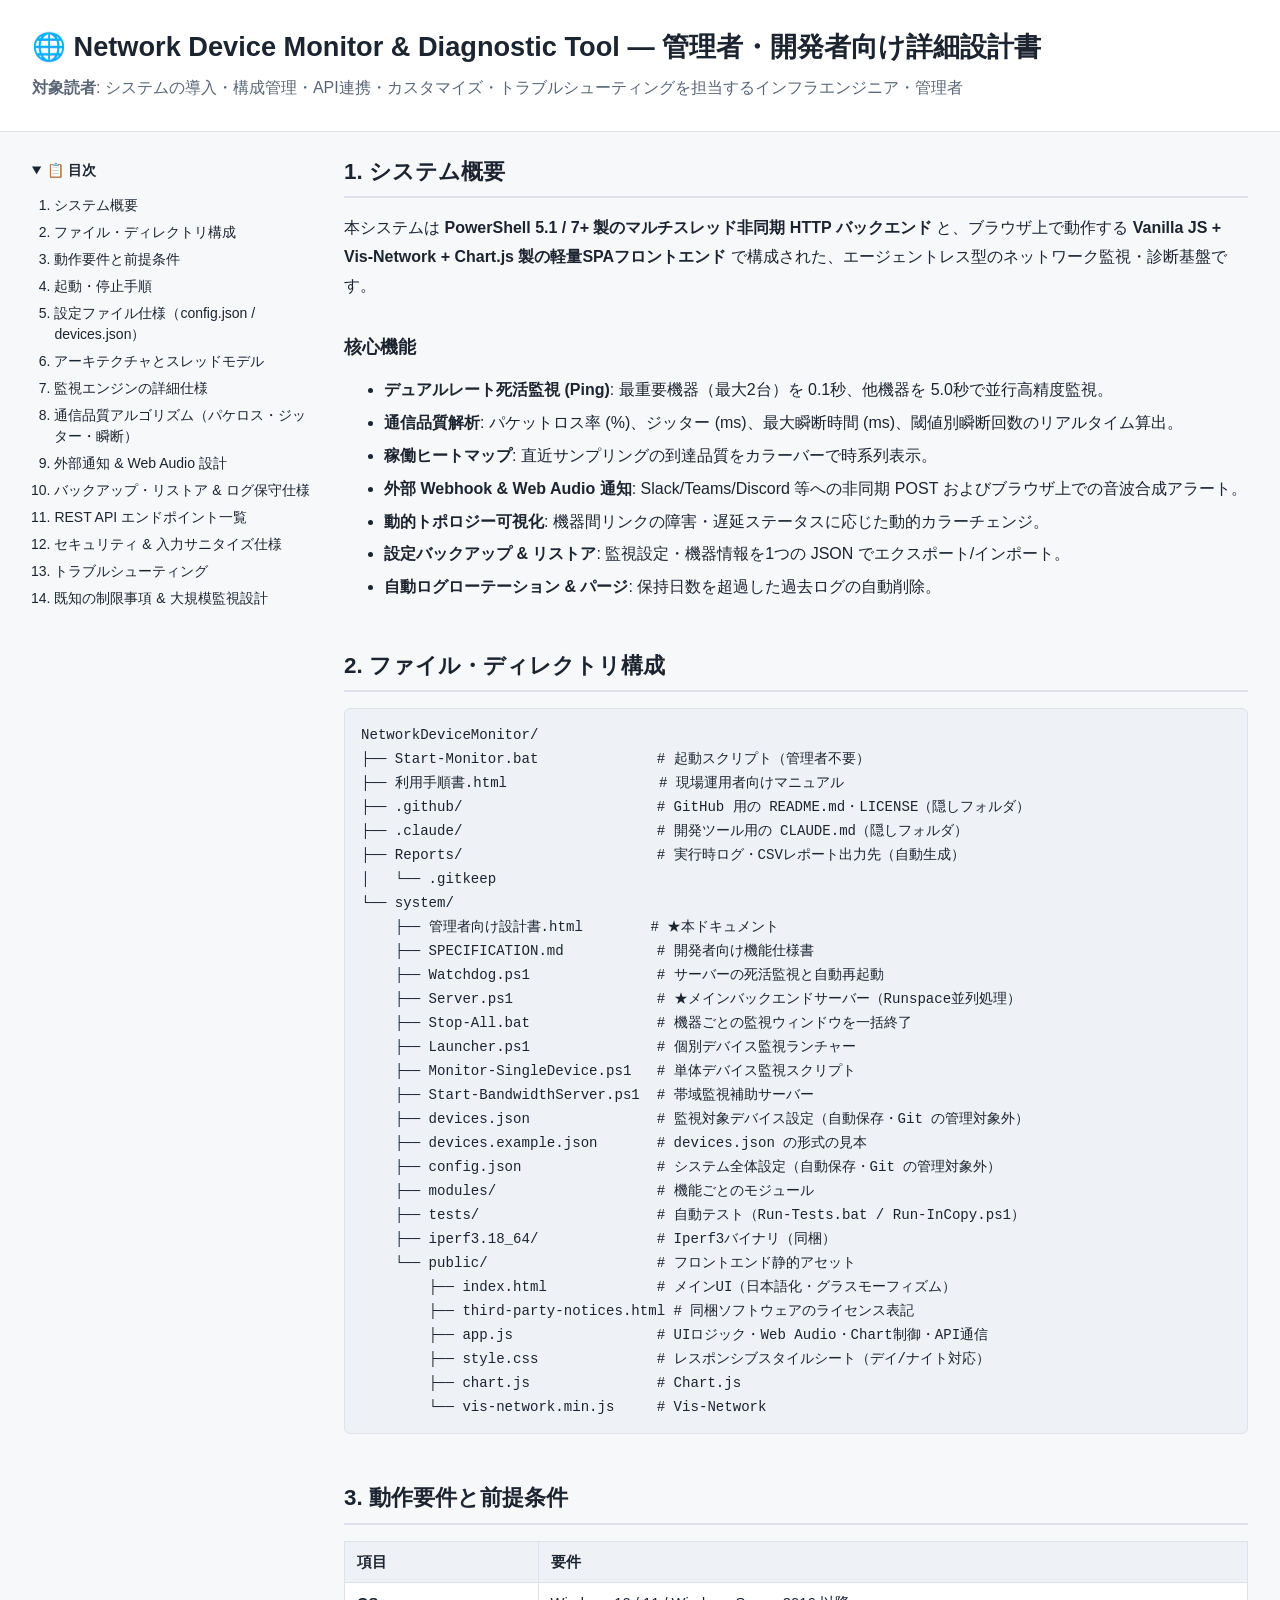
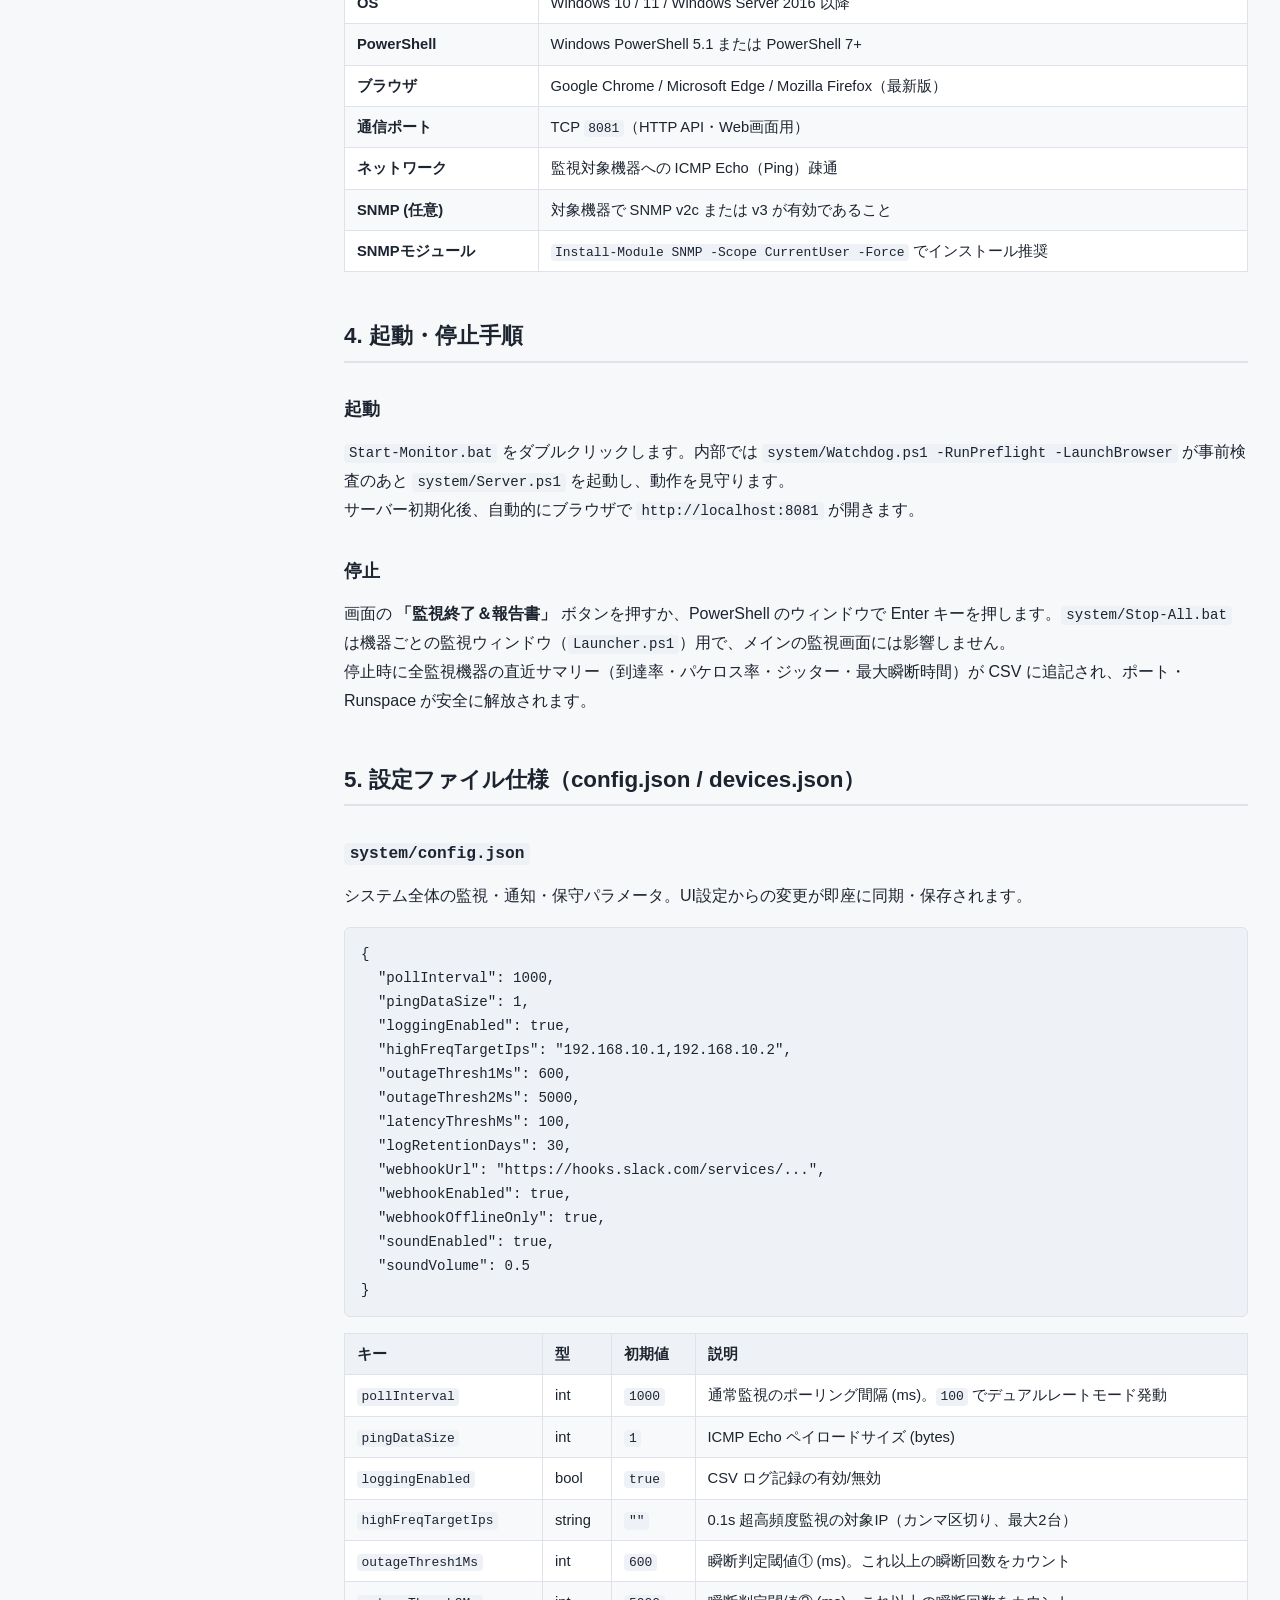
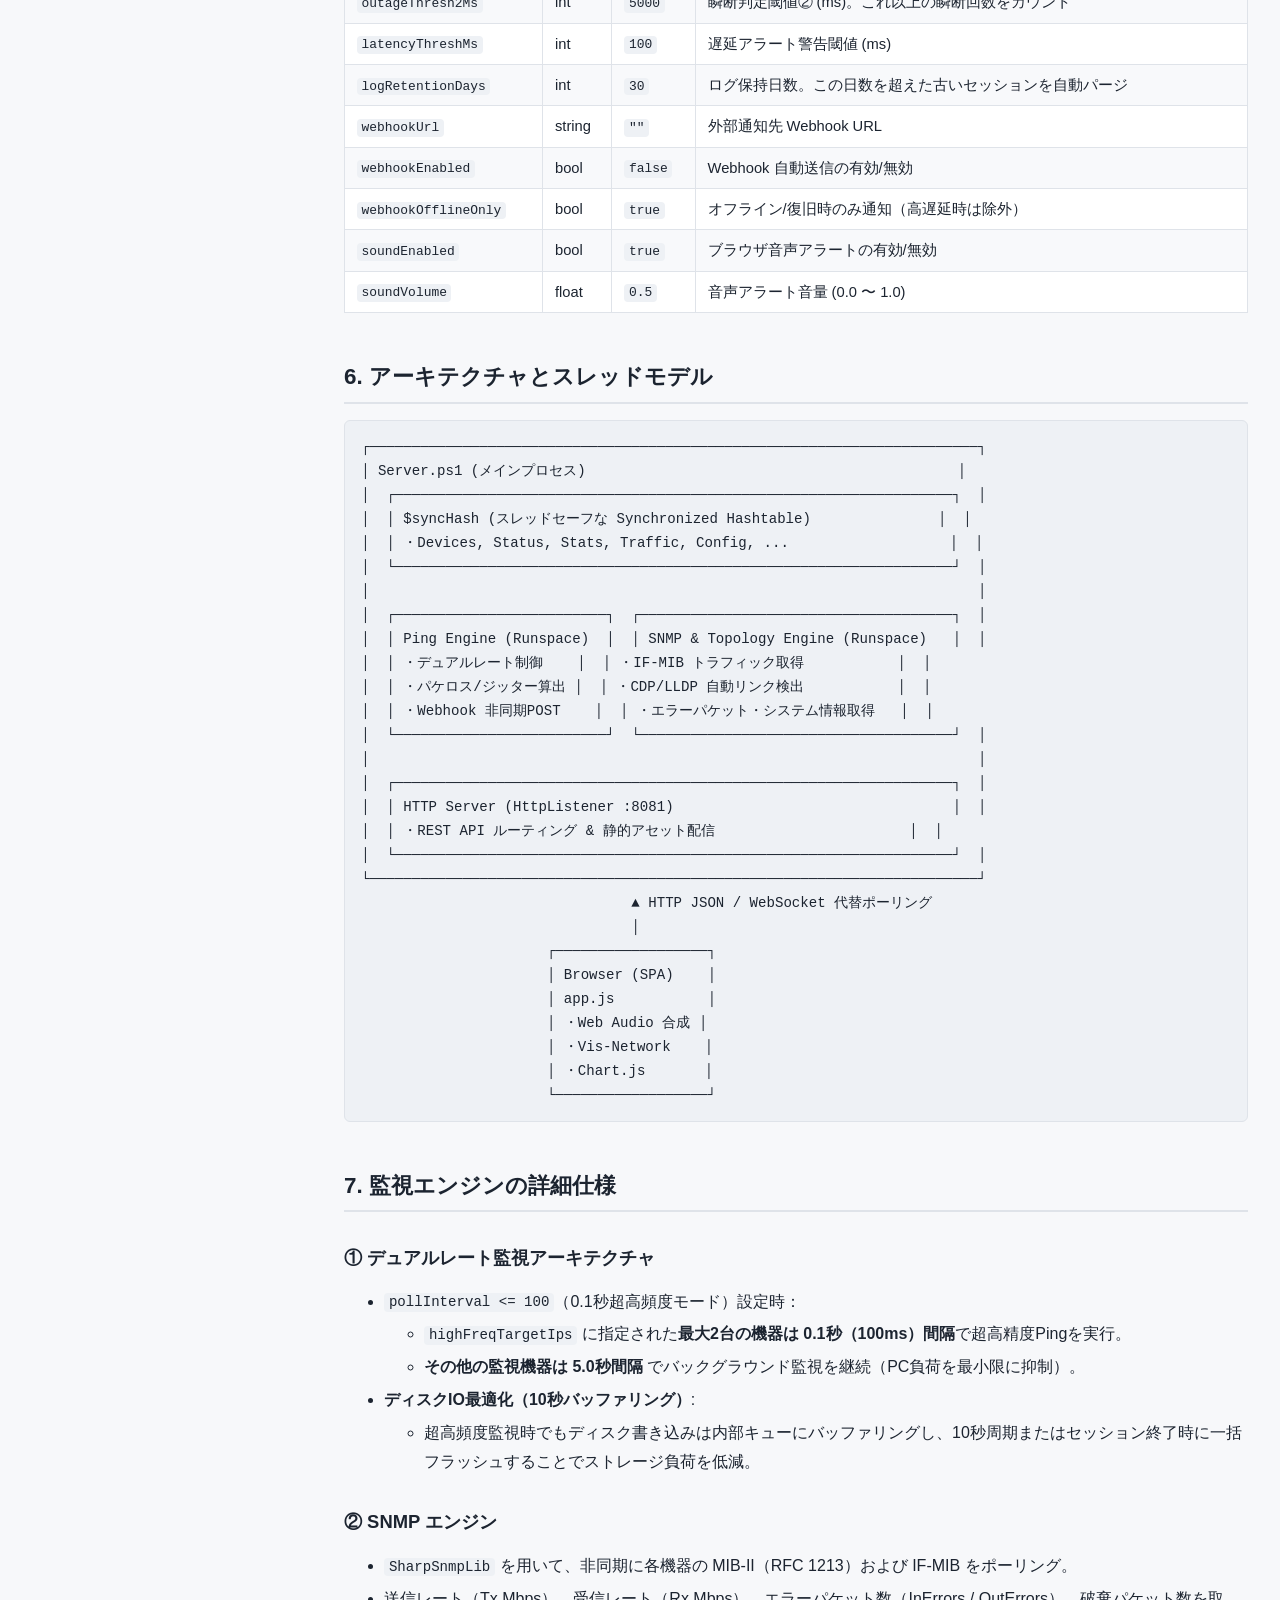
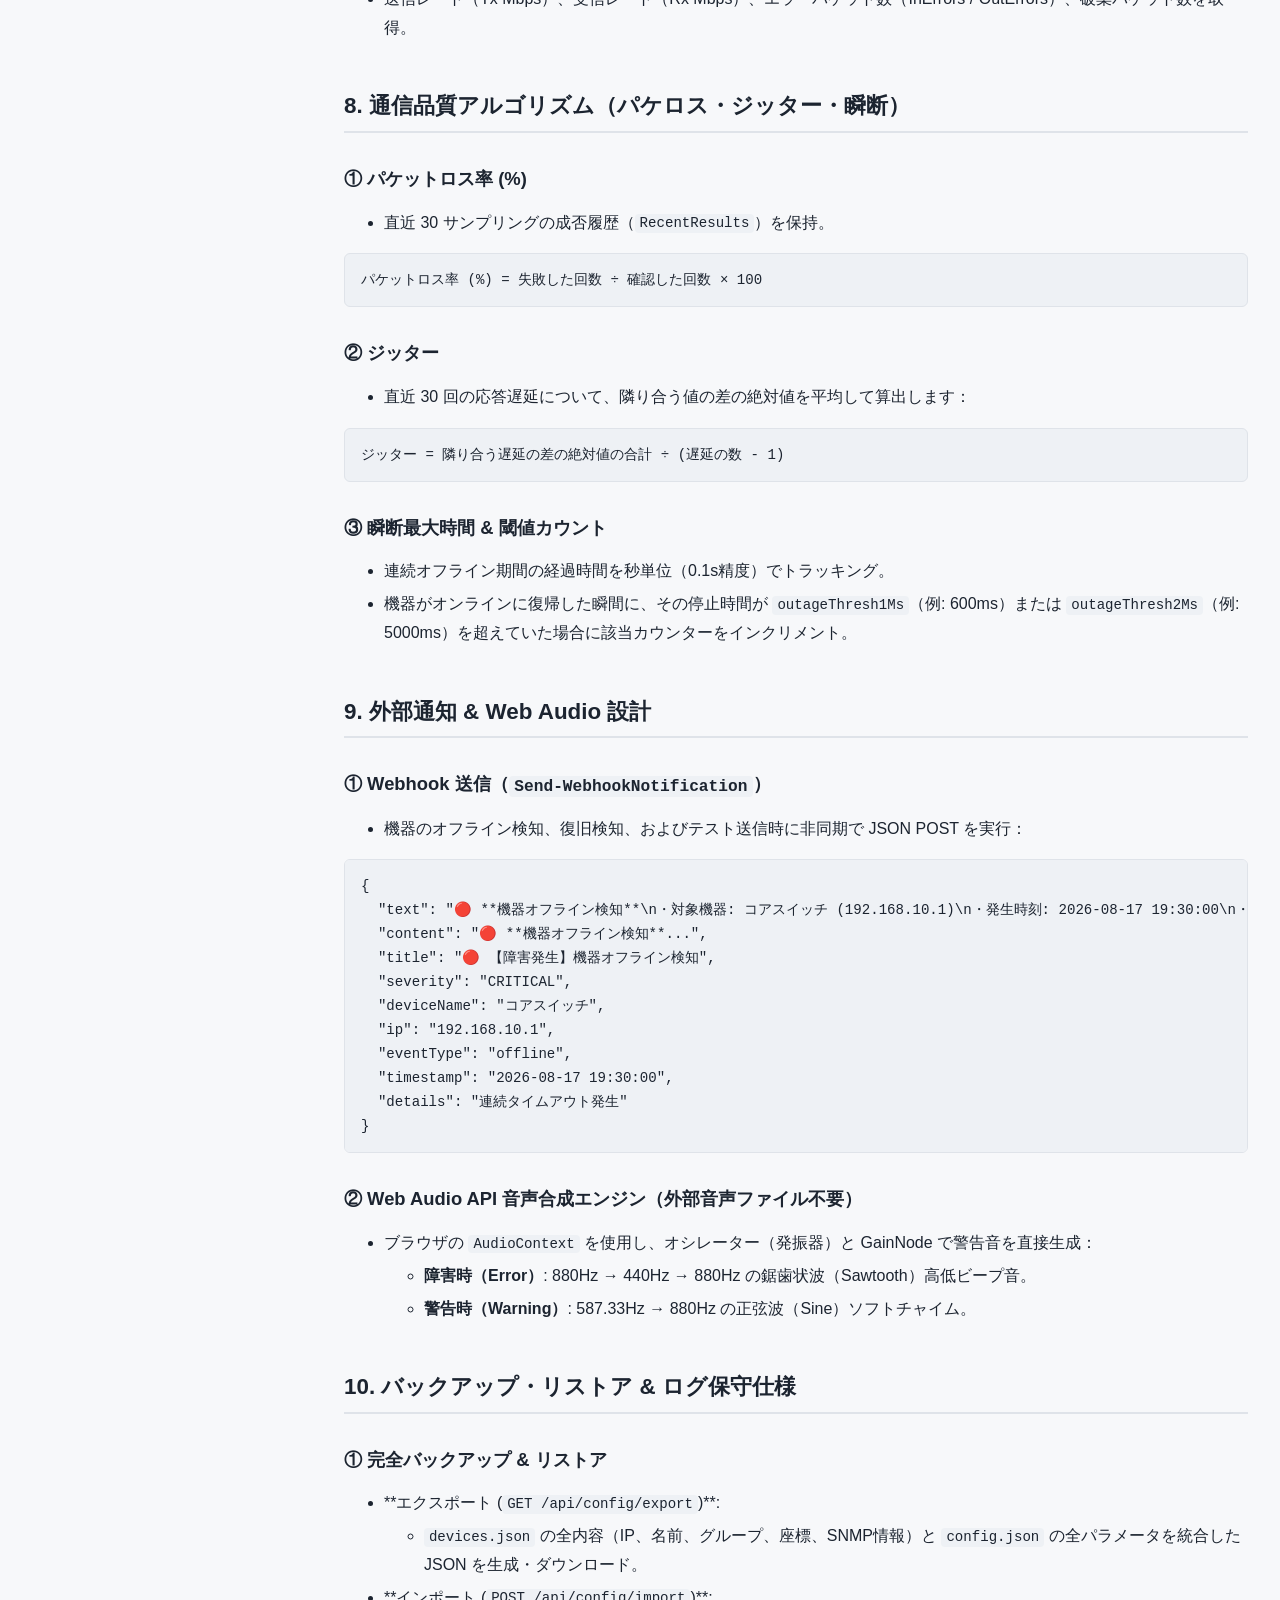
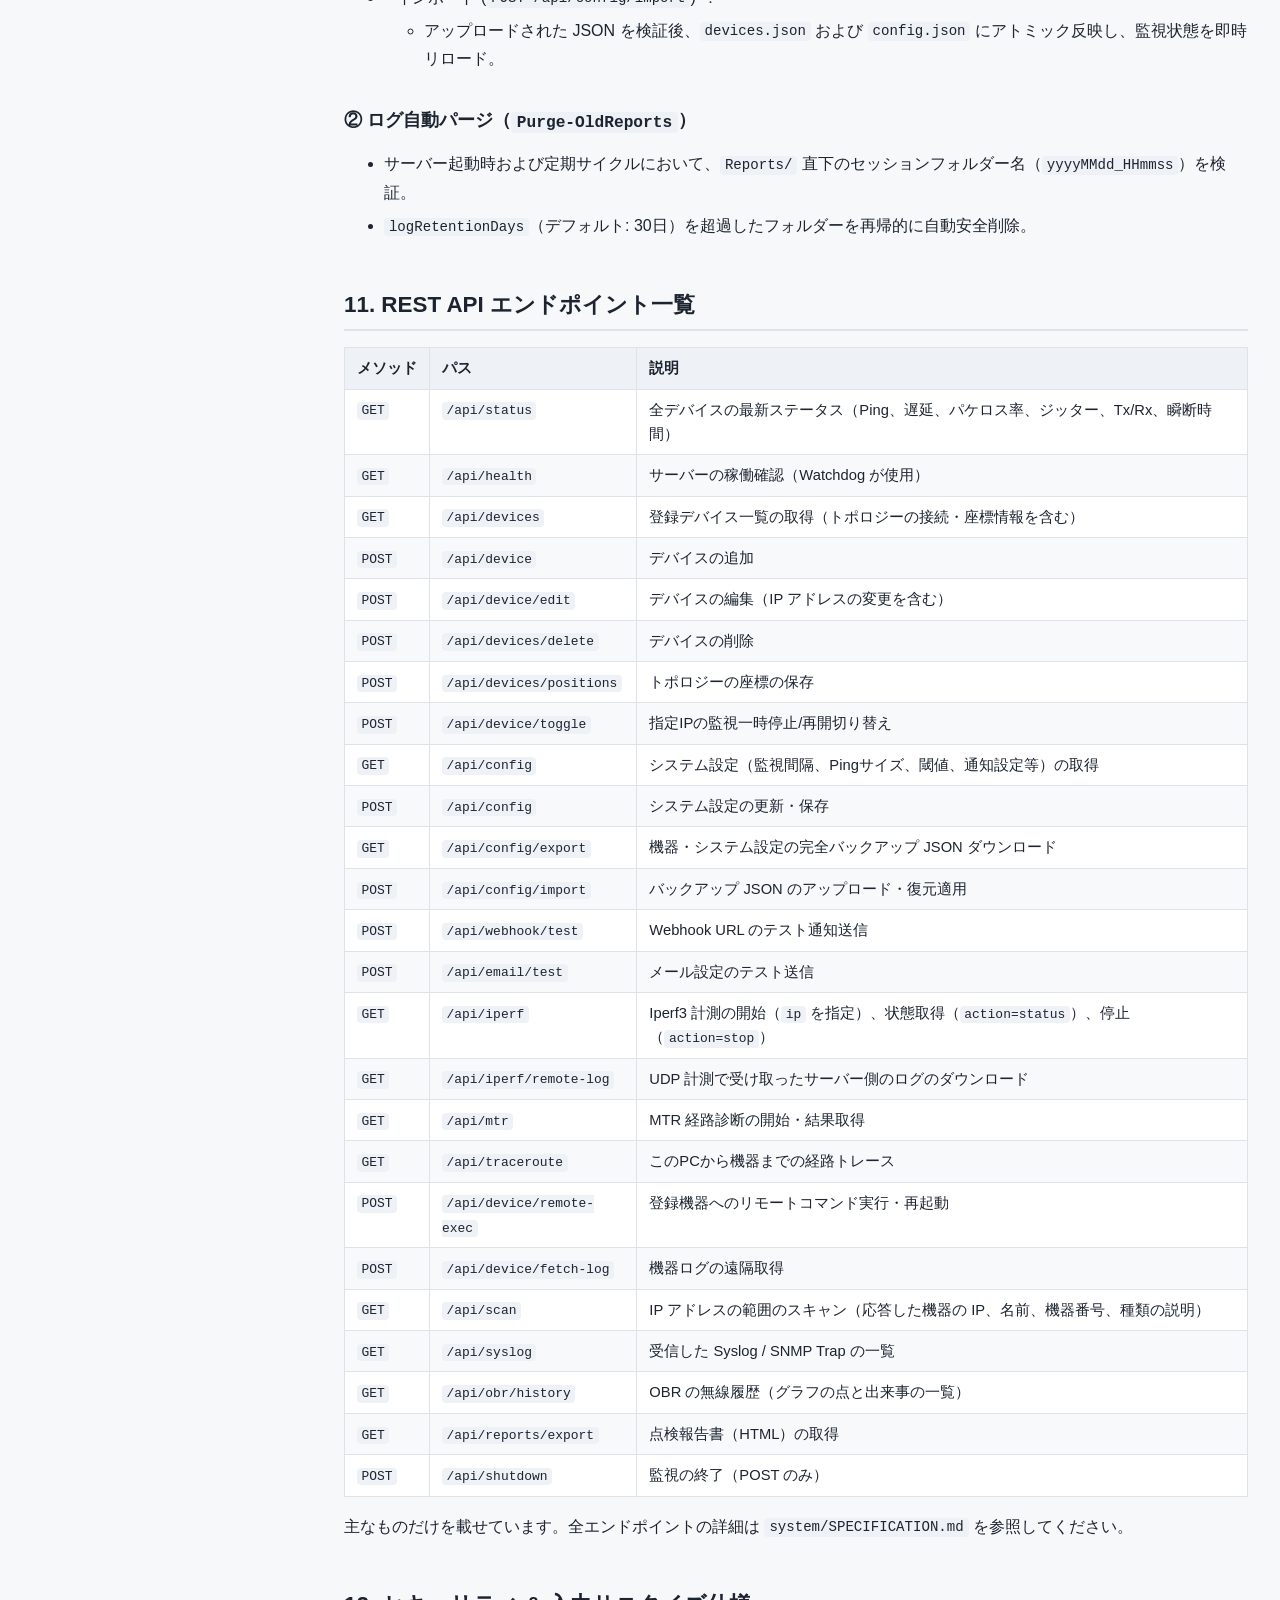
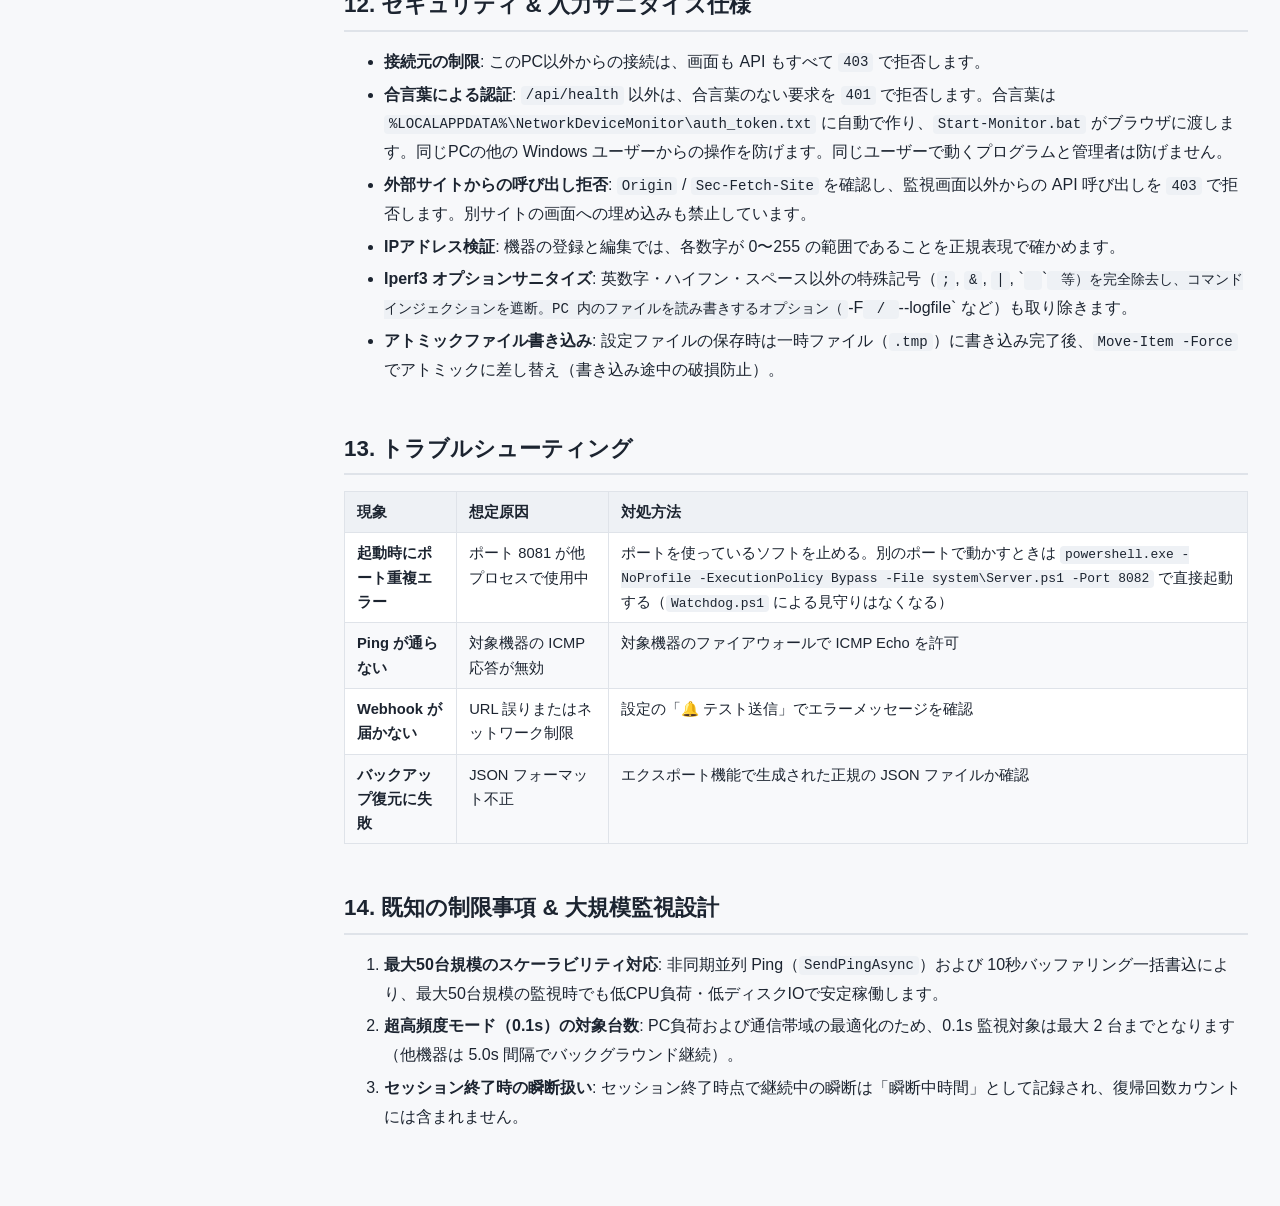
<file: system/管理者向け設計書.html>
<!DOCTYPE html>
<html lang="ja">
<head>
<meta charset="utf-8">
<meta name="viewport" content="width=device-width, initial-scale=1">
<title>Network Device Monitor &amp; Diagnostic Tool — 管理者・開発者向け詳細設計書</title>
<style>
:root {
    --bg: #f7f8fa;
    --surface: #ffffff;
    --text: #1c2430;
    --muted: #5a6675;
    --line: #dfe3e9;
    --accent: #1d5fbf;
    --code-bg: #eef1f5;
    --quote-bg: #eef4fc;
    --zebra: #f8f9fb;
    color-scheme: light;
}
@media (prefers-color-scheme: dark) {
    :root {
        --bg: #12161c;
        --surface: #1a2028;
        --text: #e4e8ee;
        --muted: #a0abb9;
        --line: #333c48;
        --accent: #7fb2f5;
        --code-bg: #252c36;
        --quote-bg: #1c2a3c;
        --zebra: #1f262f;
        color-scheme: dark;
    }
}
* { box-sizing: border-box; }
html { scroll-behavior: smooth; scroll-padding-top: 16px; }
body {
    margin: 0;
    background: var(--bg);
    color: var(--text);
    font-family: "Yu Gothic UI", "Meiryo", "Hiragino Sans", sans-serif;
    font-size: 16px;
    line-height: 1.8;
    overflow-wrap: anywhere;
}
.cover {
    background: var(--surface);
    border-bottom: 1px solid var(--line);
    padding: 28px 32px;
}
.cover h1 { margin: 0; font-size: 1.7rem; line-height: 1.4; }
.audience { margin: 8px 0 0; color: var(--muted); }
.layout {
    display: grid;
    grid-template-columns: 280px minmax(0, 1fr);
    gap: 32px;
    max-width: 1320px;
    margin: 0 auto;
    padding: 24px 32px 64px;
}
.toc { position: sticky; top: 16px; align-self: start; max-height: calc(100vh - 32px); overflow-y: auto; font-size: 0.875rem; line-height: 1.5; }
.toc summary { cursor: pointer; font-weight: 700; padding: 4px 0 8px; }
.toc ol { margin: 0; padding-left: 1.6em; }
.toc li { margin: 6px 0; }
.toc a { color: var(--text); text-decoration: none; }
.toc a:hover, .toc a.current { color: var(--accent); text-decoration: underline; }
.toc a.current { font-weight: 700; }
main { min-width: 0; max-width: 960px; }
main > hr { display: none; }
h2 { margin: 48px 0 16px; padding-bottom: 8px; border-bottom: 2px solid var(--line); font-size: 1.4rem; line-height: 1.45; }
main > h2:first-child { margin-top: 0; }
h3 { margin: 32px 0 12px; font-size: 1.15rem; line-height: 1.5; }
h4 { margin: 24px 0 8px; font-size: 1rem; line-height: 1.5; }
a { color: var(--accent); }
code { background: var(--code-bg); border-radius: 4px; padding: 0.1em 0.35em; font-family: "Cascadia Mono", Consolas, "MS Gothic", monospace; font-size: 0.88em; }
pre { background: var(--code-bg); border: 1px solid var(--line); border-radius: 6px; padding: 14px 16px; overflow-x: auto; line-height: 1.5; }
pre code { background: none; padding: 0; overflow-wrap: normal; white-space: pre; }
blockquote { margin: 16px 0; padding: 10px 16px; background: var(--quote-bg); border-left: 4px solid var(--accent); border-radius: 0 6px 6px 0; }
blockquote > :first-child { margin-top: 0; }
blockquote > :last-child { margin-bottom: 0; }
.table-wrap { overflow-x: auto; margin: 16px 0; }
table { border-collapse: collapse; width: 100%; background: var(--surface); font-size: 0.92rem; line-height: 1.65; }
th, td { border: 1px solid var(--line); padding: 8px 12px; text-align: left; vertical-align: top; }
th { background: var(--code-bg); white-space: nowrap; }
tbody tr:nth-child(even) { background: var(--zebra); }
li { margin: 4px 0; }
.to-top { position: fixed; right: 20px; bottom: 20px; width: 44px; height: 44px; border: 1px solid var(--line); border-radius: 50%; background: var(--surface); color: var(--text); font-size: 1.1rem; cursor: pointer; display: none; }
.to-top.show { display: block; }
@media (max-width: 900px) {
    .cover { padding: 20px 16px; }
    .cover h1 { font-size: 1.35rem; }
    .layout { display: block; padding: 16px 16px 72px; }
    .toc { position: static; max-height: none; margin-bottom: 24px; padding: 12px 16px; background: var(--surface); border: 1px solid var(--line); border-radius: 6px; }
    th { white-space: normal; }
}
@media print {
    :root { --bg: #fff; --surface: #fff; --text: #000; --muted: #333; --line: #999; --accent: #000; --code-bg: #f2f2f2; --quote-bg: #f2f2f2; --zebra: #fff; color-scheme: light; }
    .layout { display: block; padding: 0; max-width: none; }
    .toc { position: static; max-height: none; overflow: visible; page-break-after: always; font-size: 0.95rem; }
    .to-top { display: none !important; }
    .cover { padding: 0 0 12px; }
    main { max-width: none; }
    h2 { page-break-before: always; margin-top: 0; }
    h2, h3, h4 { page-break-after: avoid; }
    pre, blockquote, tr { page-break-inside: avoid; }
    pre { white-space: pre-wrap; }
    pre code { white-space: pre-wrap; }
}
</style>
</head>
<body>
<header class="cover">
<h1>🌐 Network Device Monitor &amp; Diagnostic Tool — 管理者・開発者向け詳細設計書</h1>
<p class="audience"><strong>対象読者</strong>: システムの導入・構成管理・API連携・カスタマイズ・トラブルシューティングを担当するインフラエンジニア・管理者</p>
</header>
<div class="layout">
<nav class="toc" aria-label="Contents"><details open>
<summary>📋 目次</summary>
<ol><li><a href="#sec-1">システム概要</a></li><li><a href="#sec-2">ファイル・ディレクトリ構成</a></li><li><a href="#sec-3">動作要件と前提条件</a></li><li><a href="#sec-4">起動・停止手順</a></li><li><a href="#sec-5">設定ファイル仕様（config.json / devices.json）</a></li><li><a href="#sec-6">アーキテクチャとスレッドモデル</a></li><li><a href="#sec-7">監視エンジンの詳細仕様</a></li><li><a href="#sec-8">通信品質アルゴリズム（パケロス・ジッター・瞬断）</a></li><li><a href="#sec-9">外部通知 &amp; Web Audio 設計</a></li><li><a href="#sec-10">バックアップ・リストア &amp; ログ保守仕様</a></li><li><a href="#sec-11">REST API エンドポイント一覧</a></li><li><a href="#sec-12">セキュリティ &amp; 入力サニタイズ仕様</a></li><li><a href="#sec-13">トラブルシューティング</a></li><li><a href="#sec-14">既知の制限事項 &amp; 大規模監視設計</a></li></ol>
</details></nav>
<main>
<h2 id="sec-1">1. システム概要</h2>
<p>本システムは <strong>PowerShell 5.1 / 7+ 製のマルチスレッド非同期 HTTP バックエンド</strong> と、ブラウザ上で動作する <strong>Vanilla JS + Vis-Network + Chart.js 製の軽量SPAフロントエンド</strong> で構成された、エージェントレス型のネットワーク監視・診断基盤です。</p>
<h3>核心機能</h3>
<ul><li><strong>デュアルレート死活監視 (Ping)</strong>: 最重要機器（最大2台）を 0.1秒、他機器を 5.0秒で並行高精度監視。</li><li><strong>通信品質解析</strong>: パケットロス率 (%)、ジッター (ms)、最大瞬断時間 (ms)、閾値別瞬断回数のリアルタイム算出。</li><li><strong>稼働ヒートマップ</strong>: 直近サンプリングの到達品質をカラーバーで時系列表示。</li><li><strong>外部 Webhook &amp; Web Audio 通知</strong>: Slack/Teams/Discord 等への非同期 POST およびブラウザ上での音波合成アラート。</li><li><strong>動的トポロジー可視化</strong>: 機器間リンクの障害・遅延ステータスに応じた動的カラーチェンジ。</li><li><strong>設定バックアップ &amp; リストア</strong>: 監視設定・機器情報を1つの JSON でエクスポート/インポート。</li><li><strong>自動ログローテーション &amp; パージ</strong>: 保持日数を超過した過去ログの自動削除。</li></ul>
<h2 id="sec-2">2. ファイル・ディレクトリ構成</h2>
<pre><code>NetworkDeviceMonitor/
├── Start-Monitor.bat              # 起動スクリプト（管理者不要）
├── 利用手順書.html                  # 現場運用者向けマニュアル
├── .github/                       # GitHub 用の README.md・LICENSE（隠しフォルダ）
├── .claude/                       # 開発ツール用の CLAUDE.md（隠しフォルダ）
├── Reports/                       # 実行時ログ・CSVレポート出力先（自動生成）
│   └── .gitkeep
└── system/
    ├── 管理者向け設計書.html        # ★本ドキュメント
    ├── SPECIFICATION.md           # 開発者向け機能仕様書
    ├── Watchdog.ps1               # サーバーの死活監視と自動再起動
    ├── Server.ps1                 # ★メインバックエンドサーバー（Runspace並列処理）
    ├── Stop-All.bat               # 機器ごとの監視ウィンドウを一括終了
    ├── Launcher.ps1               # 個別デバイス監視ランチャー
    ├── Monitor-SingleDevice.ps1   # 単体デバイス監視スクリプト
    ├── Start-BandwidthServer.ps1  # 帯域監視補助サーバー
    ├── devices.json               # 監視対象デバイス設定（自動保存・Git の管理対象外）
    ├── devices.example.json       # devices.json の形式の見本
    ├── config.json                # システム全体設定（自動保存・Git の管理対象外）
    ├── modules/                   # 機能ごとのモジュール
    ├── tests/                     # 自動テスト（Run-Tests.bat / Run-InCopy.ps1）
    ├── iperf3.18_64/              # Iperf3バイナリ（同梱）
    └── public/                    # フロントエンド静的アセット
        ├── index.html             # メインUI（日本語化・グラスモーフィズム）
        ├── third-party-notices.html # 同梱ソフトウェアのライセンス表記
        ├── app.js                 # UIロジック・Web Audio・Chart制御・API通信
        ├── style.css              # レスポンシブスタイルシート（デイ/ナイト対応）
        ├── chart.js               # Chart.js
        └── vis-network.min.js     # Vis-Network</code></pre>
<h2 id="sec-3">3. 動作要件と前提条件</h2>
<div class="table-wrap"><table><thead><tr><th>項目</th><th>要件</th></tr></thead><tbody><tr><td><strong>OS</strong></td><td>Windows 10 / 11 / Windows Server 2016 以降</td></tr><tr><td><strong>PowerShell</strong></td><td>Windows PowerShell 5.1 または PowerShell 7+</td></tr><tr><td><strong>ブラウザ</strong></td><td>Google Chrome / Microsoft Edge / Mozilla Firefox（最新版）</td></tr><tr><td><strong>通信ポート</strong></td><td>TCP <code>8081</code>（HTTP API・Web画面用）</td></tr><tr><td><strong>ネットワーク</strong></td><td>監視対象機器への ICMP Echo（Ping）疎通</td></tr><tr><td><strong>SNMP (任意)</strong></td><td>対象機器で SNMP v2c または v3 が有効であること</td></tr><tr><td><strong>SNMPモジュール</strong></td><td><code>Install-Module SNMP -Scope CurrentUser -Force</code> でインストール推奨</td></tr></tbody></table></div>
<h2 id="sec-4">4. 起動・停止手順</h2>
<h3>起動</h3>
<p><code>Start-Monitor.bat</code> をダブルクリックします。内部では <code>system/Watchdog.ps1 -RunPreflight -LaunchBrowser</code> が事前検査のあと <code>system/Server.ps1</code> を起動し、動作を見守ります。<br>サーバー初期化後、自動的にブラウザで <code>http://localhost:8081</code> が開きます。</p>
<h3>停止</h3>
<p>画面の <strong>「監視終了＆報告書」</strong> ボタンを押すか、PowerShell のウィンドウで Enter キーを押します。<code>system/Stop-All.bat</code> は機器ごとの監視ウィンドウ（<code>Launcher.ps1</code>）用で、メインの監視画面には影響しません。<br>停止時に全監視機器の直近サマリー（到達率・パケロス率・ジッター・最大瞬断時間）が CSV に追記され、ポート・Runspace が安全に解放されます。</p>
<h2 id="sec-5">5. 設定ファイル仕様（config.json / devices.json）</h2>
<h3><code>system/config.json</code></h3>
<p>システム全体の監視・通知・保守パラメータ。UI設定からの変更が即座に同期・保存されます。</p>
<pre><code>{
  "pollInterval": 1000,
  "pingDataSize": 1,
  "loggingEnabled": true,
  "highFreqTargetIps": "192.168.10.1,192.168.10.2",
  "outageThresh1Ms": 600,
  "outageThresh2Ms": 5000,
  "latencyThreshMs": 100,
  "logRetentionDays": 30,
  "webhookUrl": "https://hooks.slack.com/services/...",
  "webhookEnabled": true,
  "webhookOfflineOnly": true,
  "soundEnabled": true,
  "soundVolume": 0.5
}</code></pre>
<div class="table-wrap"><table><thead><tr><th>キー</th><th>型</th><th>初期値</th><th>説明</th></tr></thead><tbody><tr><td><code>pollInterval</code></td><td>int</td><td><code>1000</code></td><td>通常監視のポーリング間隔 (ms)。<code>100</code> でデュアルレートモード発動</td></tr><tr><td><code>pingDataSize</code></td><td>int</td><td><code>1</code></td><td>ICMP Echo ペイロードサイズ (bytes)</td></tr><tr><td><code>loggingEnabled</code></td><td>bool</td><td><code>true</code></td><td>CSV ログ記録の有効/無効</td></tr><tr><td><code>highFreqTargetIps</code></td><td>string</td><td><code>&quot;&quot;</code></td><td>0.1s 超高頻度監視の対象IP（カンマ区切り、最大2台）</td></tr><tr><td><code>outageThresh1Ms</code></td><td>int</td><td><code>600</code></td><td>瞬断判定閾値① (ms)。これ以上の瞬断回数をカウント</td></tr><tr><td><code>outageThresh2Ms</code></td><td>int</td><td><code>5000</code></td><td>瞬断判定閾値② (ms)。これ以上の瞬断回数をカウント</td></tr><tr><td><code>latencyThreshMs</code></td><td>int</td><td><code>100</code></td><td>遅延アラート警告閾値 (ms)</td></tr><tr><td><code>logRetentionDays</code></td><td>int</td><td><code>30</code></td><td>ログ保持日数。この日数を超えた古いセッションを自動パージ</td></tr><tr><td><code>webhookUrl</code></td><td>string</td><td><code>&quot;&quot;</code></td><td>外部通知先 Webhook URL</td></tr><tr><td><code>webhookEnabled</code></td><td>bool</td><td><code>false</code></td><td>Webhook 自動送信の有効/無効</td></tr><tr><td><code>webhookOfflineOnly</code></td><td>bool</td><td><code>true</code></td><td>オフライン/復旧時のみ通知（高遅延時は除外）</td></tr><tr><td><code>soundEnabled</code></td><td>bool</td><td><code>true</code></td><td>ブラウザ音声アラートの有効/無効</td></tr><tr><td><code>soundVolume</code></td><td>float</td><td><code>0.5</code></td><td>音声アラート音量 (0.0 〜 1.0)</td></tr></tbody></table></div>
<h2 id="sec-6">6. アーキテクチャとスレッドモデル</h2>
<pre><code>┌────────────────────────────────────────────────────────────────────────┐
│ Server.ps1 (メインプロセス)                                            │
│  ┌──────────────────────────────────────────────────────────────────┐  │
│  │ $syncHash (スレッドセーフな Synchronized Hashtable)               │  │
│  │ ・Devices, Status, Stats, Traffic, Config, ...                   │  │
│  └──────────────────────────────────────────────────────────────────┘  │
│                                                                        │
│  ┌─────────────────────────┐  ┌─────────────────────────────────────┐  │
│  │ Ping Engine (Runspace)  │  │ SNMP &amp; Topology Engine (Runspace)   │  │
│  │ ・デュアルレート制御    │  │ ・IF-MIB トラフィック取得           │  │
│  │ ・パケロス/ジッター算出 │  │ ・CDP/LLDP 自動リンク検出           │  │
│  │ ・Webhook 非同期POST    │  │ ・エラーパケット・システム情報取得   │  │
│  └─────────────────────────┘  └─────────────────────────────────────┘  │
│                                                                        │
│  ┌──────────────────────────────────────────────────────────────────┐  │
│  │ HTTP Server (HttpListener :8081)                                 │  │
│  │ ・REST API ルーティング &amp; 静的アセット配信                       │  │
│  └──────────────────────────────────────────────────────────────────┘  │
└────────────────────────────────────────────────────────────────────────┘
                                ▲ HTTP JSON / WebSocket 代替ポーリング
                                │
                      ┌──────────────────┐
                      │ Browser (SPA)    │
                      │ app.js           │
                      │ ・Web Audio 合成 │
                      │ ・Vis-Network    │
                      │ ・Chart.js       │
                      └──────────────────┘</code></pre>
<h2 id="sec-7">7. 監視エンジンの詳細仕様</h2>
<h3>① デュアルレート監視アーキテクチャ</h3>
<ul><li><code>pollInterval &lt;= 100</code>（0.1秒超高頻度モード）設定時：<ul><li><code>highFreqTargetIps</code> に指定された<strong>最大2台の機器は 0.1秒（100ms）間隔</strong>で超高精度Pingを実行。</li><li><strong>その他の監視機器は 5.0秒間隔</strong> でバックグラウンド監視を継続（PC負荷を最小限に抑制）。</li></ul></li><li><strong>ディスクIO最適化（10秒バッファリング）</strong>:<ul><li>超高頻度監視時でもディスク書き込みは内部キューにバッファリングし、10秒周期またはセッション終了時に一括フラッシュすることでストレージ負荷を低減。</li></ul></li></ul>
<h3>② SNMP エンジン</h3>
<ul><li><code>SharpSnmpLib</code> を用いて、非同期に各機器の MIB-II（RFC 1213）および IF-MIB をポーリング。</li><li>送信レート（Tx Mbps）、受信レート（Rx Mbps）、エラーパケット数（InErrors / OutErrors）、破棄パケット数を取得。</li></ul>
<h2 id="sec-8">8. 通信品質アルゴリズム（パケロス・ジッター・瞬断）</h2>
<h3>① パケットロス率 (%)</h3>
<ul><li>直近 30 サンプリングの成否履歴（<code>RecentResults</code>）を保持。</li></ul>
<pre><code>パケットロス率 (%) = 失敗した回数 ÷ 確認した回数 × 100</code></pre>
<h3>② ジッター</h3>
<ul><li>直近 30 回の応答遅延について、隣り合う値の差の絶対値を平均して算出します：</li></ul>
<pre><code>ジッター = 隣り合う遅延の差の絶対値の合計 ÷ (遅延の数 - 1)</code></pre>
<h3>③ 瞬断最大時間 &amp; 閾値カウント</h3>
<ul><li>連続オフライン期間の経過時間を秒単位（0.1s精度）でトラッキング。</li><li>機器がオンラインに復帰した瞬間に、その停止時間が <code>outageThresh1Ms</code>（例: 600ms）または <code>outageThresh2Ms</code>（例: 5000ms）を超えていた場合に該当カウンターをインクリメント。</li></ul>
<h2 id="sec-9">9. 外部通知 &amp; Web Audio 設計</h2>
<h3>① Webhook 送信（<code>Send-WebhookNotification</code>）</h3>
<ul><li>機器のオフライン検知、復旧検知、およびテスト送信時に非同期で JSON POST を実行：</li></ul>
<pre><code>{
  "text": "🔴 **機器オフライン検知**\n・対象機器: コアスイッチ (192.168.10.1)\n・発生時刻: 2026-08-17 19:30:00\n・詳細: 連続タイムアウト発生",
  "content": "🔴 **機器オフライン検知**...",
  "title": "🔴 【障害発生】機器オフライン検知",
  "severity": "CRITICAL",
  "deviceName": "コアスイッチ",
  "ip": "192.168.10.1",
  "eventType": "offline",
  "timestamp": "2026-08-17 19:30:00",
  "details": "連続タイムアウト発生"
}</code></pre>
<h3>② Web Audio API 音声合成エンジン（外部音声ファイル不要）</h3>
<ul><li>ブラウザの <code>AudioContext</code> を使用し、オシレーター（発振器）と GainNode で警告音を直接生成：<ul><li><strong>障害時（Error）</strong>: 880Hz → 440Hz → 880Hz の鋸歯状波（Sawtooth）高低ビープ音。</li><li><strong>警告時（Warning）</strong>: 587.33Hz → 880Hz の正弦波（Sine）ソフトチャイム。</li></ul></li></ul>
<h2 id="sec-10">10. バックアップ・リストア &amp; ログ保守仕様</h2>
<h3>① 完全バックアップ &amp; リストア</h3>
<ul><li>**エクスポート (<code>GET /api/config/export</code>)**:<ul><li><code>devices.json</code> の全内容（IP、名前、グループ、座標、SNMP情報）と <code>config.json</code> の全パラメータを統合した JSON を生成・ダウンロード。</li></ul></li><li>**インポート (<code>POST /api/config/import</code>)**:<ul><li>アップロードされた JSON を検証後、<code>devices.json</code> および <code>config.json</code> にアトミック反映し、監視状態を即時リロード。</li></ul></li></ul>
<h3>② ログ自動パージ（<code>Purge-OldReports</code>）</h3>
<ul><li>サーバー起動時および定期サイクルにおいて、<code>Reports/</code> 直下のセッションフォルダー名（<code>yyyyMMdd_HHmmss</code>）を検証。</li><li><code>logRetentionDays</code>（デフォルト: 30日）を超過したフォルダーを再帰的に自動安全削除。</li></ul>
<h2 id="sec-11">11. REST API エンドポイント一覧</h2>
<div class="table-wrap"><table><thead><tr><th>メソッド</th><th>パス</th><th>説明</th></tr></thead><tbody><tr><td><code>GET</code></td><td><code>/api/status</code></td><td>全デバイスの最新ステータス（Ping、遅延、パケロス率、ジッター、Tx/Rx、瞬断時間）</td></tr><tr><td><code>GET</code></td><td><code>/api/health</code></td><td>サーバーの稼働確認（Watchdog が使用）</td></tr><tr><td><code>GET</code></td><td><code>/api/devices</code></td><td>登録デバイス一覧の取得（トポロジーの接続・座標情報を含む）</td></tr><tr><td><code>POST</code></td><td><code>/api/device</code></td><td>デバイスの追加</td></tr><tr><td><code>POST</code></td><td><code>/api/device/edit</code></td><td>デバイスの編集（IP アドレスの変更を含む）</td></tr><tr><td><code>POST</code></td><td><code>/api/devices/delete</code></td><td>デバイスの削除</td></tr><tr><td><code>POST</code></td><td><code>/api/devices/positions</code></td><td>トポロジーの座標の保存</td></tr><tr><td><code>POST</code></td><td><code>/api/device/toggle</code></td><td>指定IPの監視一時停止/再開切り替え</td></tr><tr><td><code>GET</code></td><td><code>/api/config</code></td><td>システム設定（監視間隔、Pingサイズ、閾値、通知設定等）の取得</td></tr><tr><td><code>POST</code></td><td><code>/api/config</code></td><td>システム設定の更新・保存</td></tr><tr><td><code>GET</code></td><td><code>/api/config/export</code></td><td>機器・システム設定の完全バックアップ JSON ダウンロード</td></tr><tr><td><code>POST</code></td><td><code>/api/config/import</code></td><td>バックアップ JSON のアップロード・復元適用</td></tr><tr><td><code>POST</code></td><td><code>/api/webhook/test</code></td><td>Webhook URL のテスト通知送信</td></tr><tr><td><code>POST</code></td><td><code>/api/email/test</code></td><td>メール設定のテスト送信</td></tr><tr><td><code>GET</code></td><td><code>/api/iperf</code></td><td>Iperf3 計測の開始（<code>ip</code> を指定）、状態取得（<code>action=status</code>）、停止（<code>action=stop</code>）</td></tr><tr><td><code>GET</code></td><td><code>/api/iperf/remote-log</code></td><td>UDP 計測で受け取ったサーバー側のログのダウンロード</td></tr><tr><td><code>GET</code></td><td><code>/api/mtr</code></td><td>MTR 経路診断の開始・結果取得</td></tr><tr><td><code>GET</code></td><td><code>/api/traceroute</code></td><td>このPCから機器までの経路トレース</td></tr><tr><td><code>POST</code></td><td><code>/api/device/remote-exec</code></td><td>登録機器へのリモートコマンド実行・再起動</td></tr><tr><td><code>POST</code></td><td><code>/api/device/fetch-log</code></td><td>機器ログの遠隔取得</td></tr><tr><td><code>GET</code></td><td><code>/api/scan</code></td><td>IP アドレスの範囲のスキャン（応答した機器の IP、名前、機器番号、種類の説明）</td></tr><tr><td><code>GET</code></td><td><code>/api/syslog</code></td><td>受信した Syslog / SNMP Trap の一覧</td></tr><tr><td><code>GET</code></td><td><code>/api/obr/history</code></td><td>OBR の無線履歴（グラフの点と出来事の一覧）</td></tr><tr><td><code>GET</code></td><td><code>/api/reports/export</code></td><td>点検報告書（HTML）の取得</td></tr><tr><td><code>POST</code></td><td><code>/api/shutdown</code></td><td>監視の終了（POST のみ）</td></tr></tbody></table></div>
<p>主なものだけを載せています。全エンドポイントの詳細は <code>system/SPECIFICATION.md</code> を参照してください。</p>
<h2 id="sec-12">12. セキュリティ &amp; 入力サニタイズ仕様</h2>
<ul><li><strong>接続元の制限</strong>: このPC以外からの接続は、画面も API もすべて <code>403</code> で拒否します。</li><li><strong>合言葉による認証</strong>: <code>/api/health</code> 以外は、合言葉のない要求を <code>401</code> で拒否します。合言葉は <code>%LOCALAPPDATA%\NetworkDeviceMonitor\auth_token.txt</code> に自動で作り、<code>Start-Monitor.bat</code> がブラウザに渡します。同じPCの他の Windows ユーザーからの操作を防げます。同じユーザーで動くプログラムと管理者は防げません。</li><li><strong>外部サイトからの呼び出し拒否</strong>: <code>Origin</code> / <code>Sec-Fetch-Site</code> を確認し、監視画面以外からの API 呼び出しを <code>403</code> で拒否します。別サイトの画面への埋め込みも禁止しています。</li><li><strong>IPアドレス検証</strong>: 機器の登録と編集では、各数字が 0〜255 の範囲であることを正規表現で確かめます。</li><li><strong>Iperf3 オプションサニタイズ</strong>: 英数字・ハイフン・スペース以外の特殊記号（<code>;</code>, <code>&amp;</code>, <code>|</code>, `<code> </code> `<code> 等）を完全除去し、コマンドインジェクションを遮断。PC 内のファイルを読み書きするオプション（</code>-F<code> / </code>--logfile` など）も取り除きます。</li><li><strong>アトミックファイル書き込み</strong>: 設定ファイルの保存時は一時ファイル（<code>.tmp</code>）に書き込み完了後、<code>Move-Item -Force</code> でアトミックに差し替え（書き込み途中の破損防止）。</li></ul>
<h2 id="sec-13">13. トラブルシューティング</h2>
<div class="table-wrap"><table><thead><tr><th>現象</th><th>想定原因</th><th>対処方法</th></tr></thead><tbody><tr><td><strong>起動時にポート重複エラー</strong></td><td>ポート 8081 が他プロセスで使用中</td><td>ポートを使っているソフトを止める。別のポートで動かすときは <code>powershell.exe -NoProfile -ExecutionPolicy Bypass -File system\Server.ps1 -Port 8082</code> で直接起動する（<code>Watchdog.ps1</code> による見守りはなくなる）</td></tr><tr><td><strong>Ping が通らない</strong></td><td>対象機器の ICMP 応答が無効</td><td>対象機器のファイアウォールで ICMP Echo を許可</td></tr><tr><td><strong>Webhook が届かない</strong></td><td>URL 誤りまたはネットワーク制限</td><td>設定の「🔔 テスト送信」でエラーメッセージを確認</td></tr><tr><td><strong>バックアップ復元に失敗</strong></td><td>JSON フォーマット不正</td><td>エクスポート機能で生成された正規の JSON ファイルか確認</td></tr></tbody></table></div>
<h2 id="sec-14">14. 既知の制限事項 &amp; 大規模監視設計</h2>
<ol><li><strong>最大50台規模のスケーラビリティ対応</strong>: 非同期並列 Ping（<code>SendPingAsync</code>）および 10秒バッファリング一括書込により、最大50台規模の監視時でも低CPU負荷・低ディスクIOで安定稼働します。</li><li><strong>超高頻度モード（0.1s）の対象台数</strong>: PC負荷および通信帯域の最適化のため、0.1s 監視対象は最大 2 台までとなります（他機器は 5.0s 間隔でバックグラウンド継続）。</li><li><strong>セッション終了時の瞬断扱い</strong>: セッション終了時点で継続中の瞬断は「瞬断中時間」として記録され、復帰回数カウントには含まれません。</li></ol>
</main>
</div>
<script>
// 読んでいる章を目次で強調し、ページ先頭へ戻るボタンを出す (印刷やスクリプト無効でも本文は読める)
(function () {
    var links = Array.prototype.slice.call(document.querySelectorAll('.toc a'));
    var targets = links.map(function (a) {
        return { link: a, el: document.getElementById(decodeURIComponent(a.getAttribute('href').slice(1))) };
    }).filter(function (t) { return t.el; });
    var topBtn = document.createElement('button');
    topBtn.className = 'to-top';
    topBtn.type = 'button';
    topBtn.textContent = '↑';
    topBtn.title = 'ページの先頭へ';
    topBtn.setAttribute('aria-label', 'ページの先頭へ');
    topBtn.addEventListener('click', function () { window.scrollTo(0, 0); });
    document.body.appendChild(topBtn);

    function update() {
        var current = null;
        targets.forEach(function (t) { if (t.el.getBoundingClientRect().top <= 80) current = t; });
        links.forEach(function (a) { a.classList.remove('current'); });
        if (current) current.link.classList.add('current');
        topBtn.classList.toggle('show', window.scrollY > 600);
    }
    window.addEventListener('scroll', update, { passive: true });
    update();

    // スマートフォンの幅では目次を閉じ、広い幅では開いておく (画面の幅が変わったときも合わせる)
    var narrow = window.matchMedia('(max-width: 900px)');
    function syncToc() { document.querySelector('.toc details').open = !narrow.matches; }
    narrow.addEventListener('change', syncToc);
    syncToc();
})();
</script>
</body>
</html>
</file>
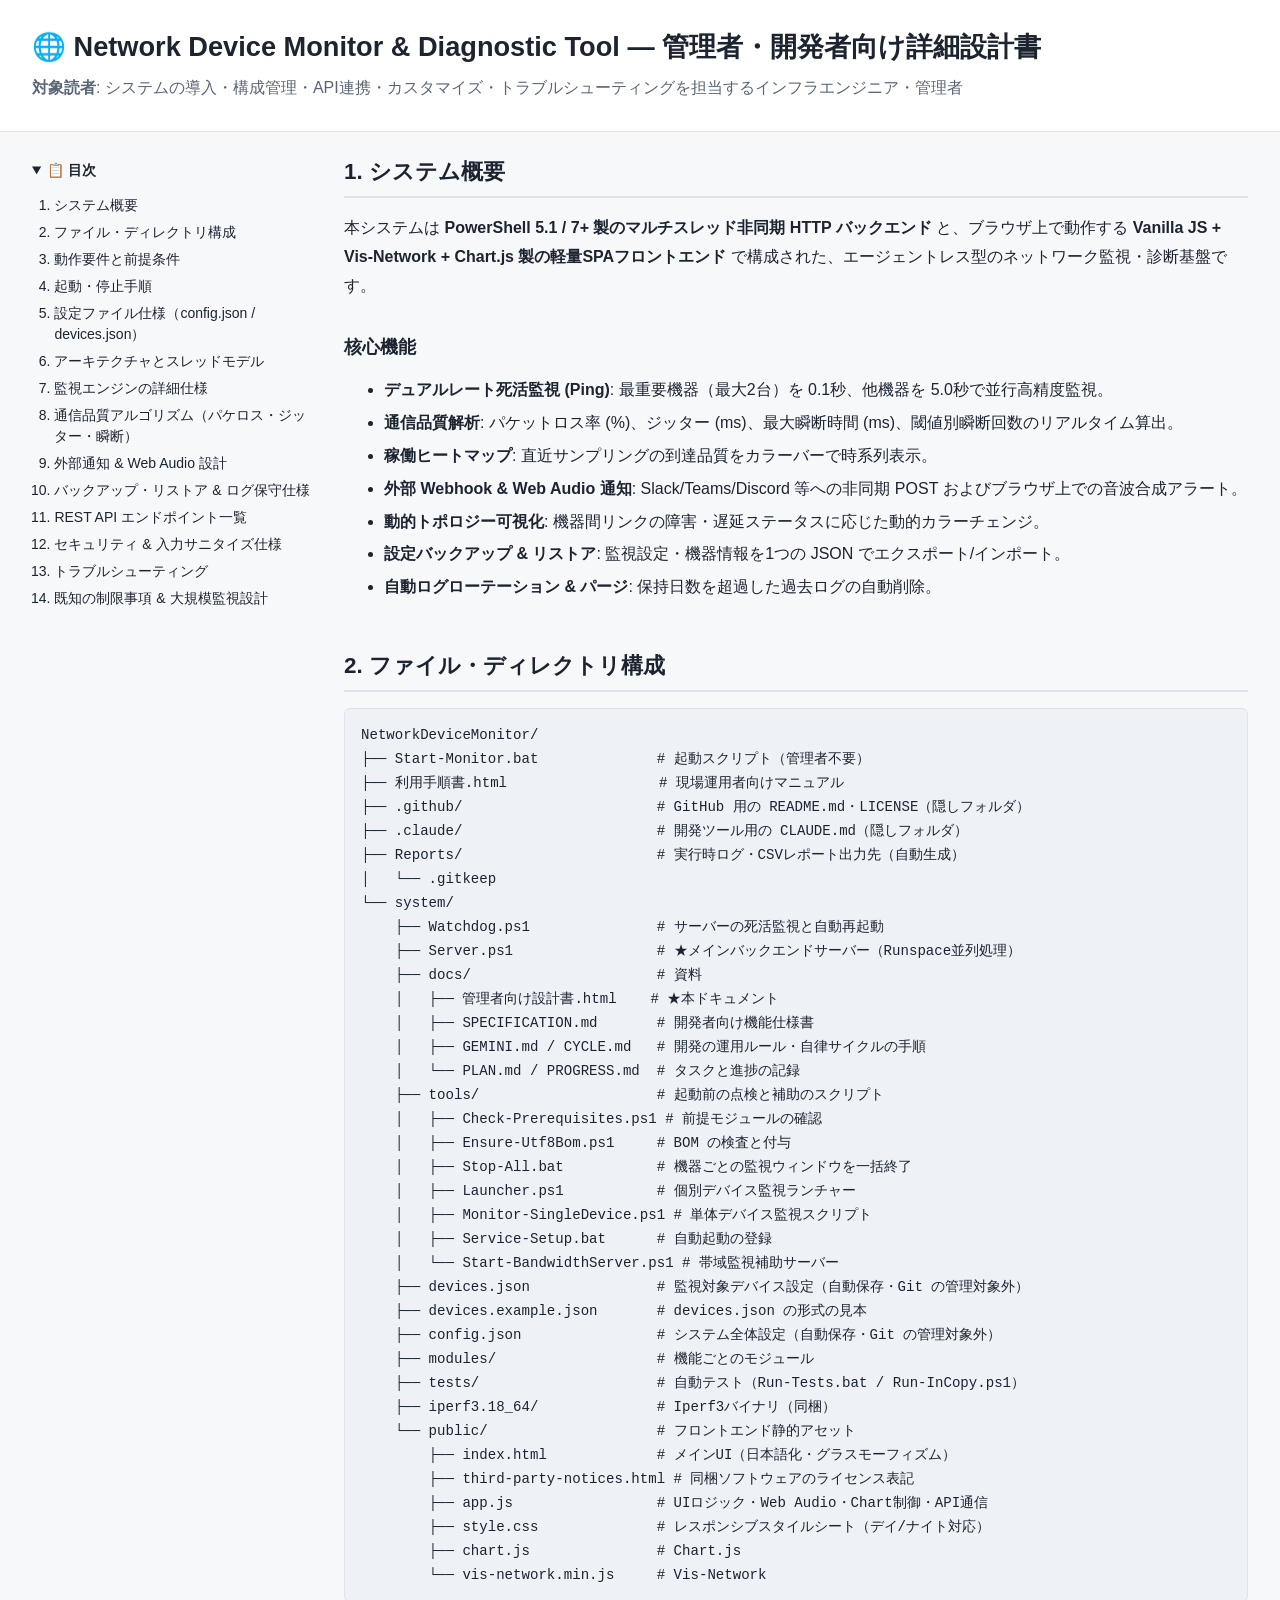
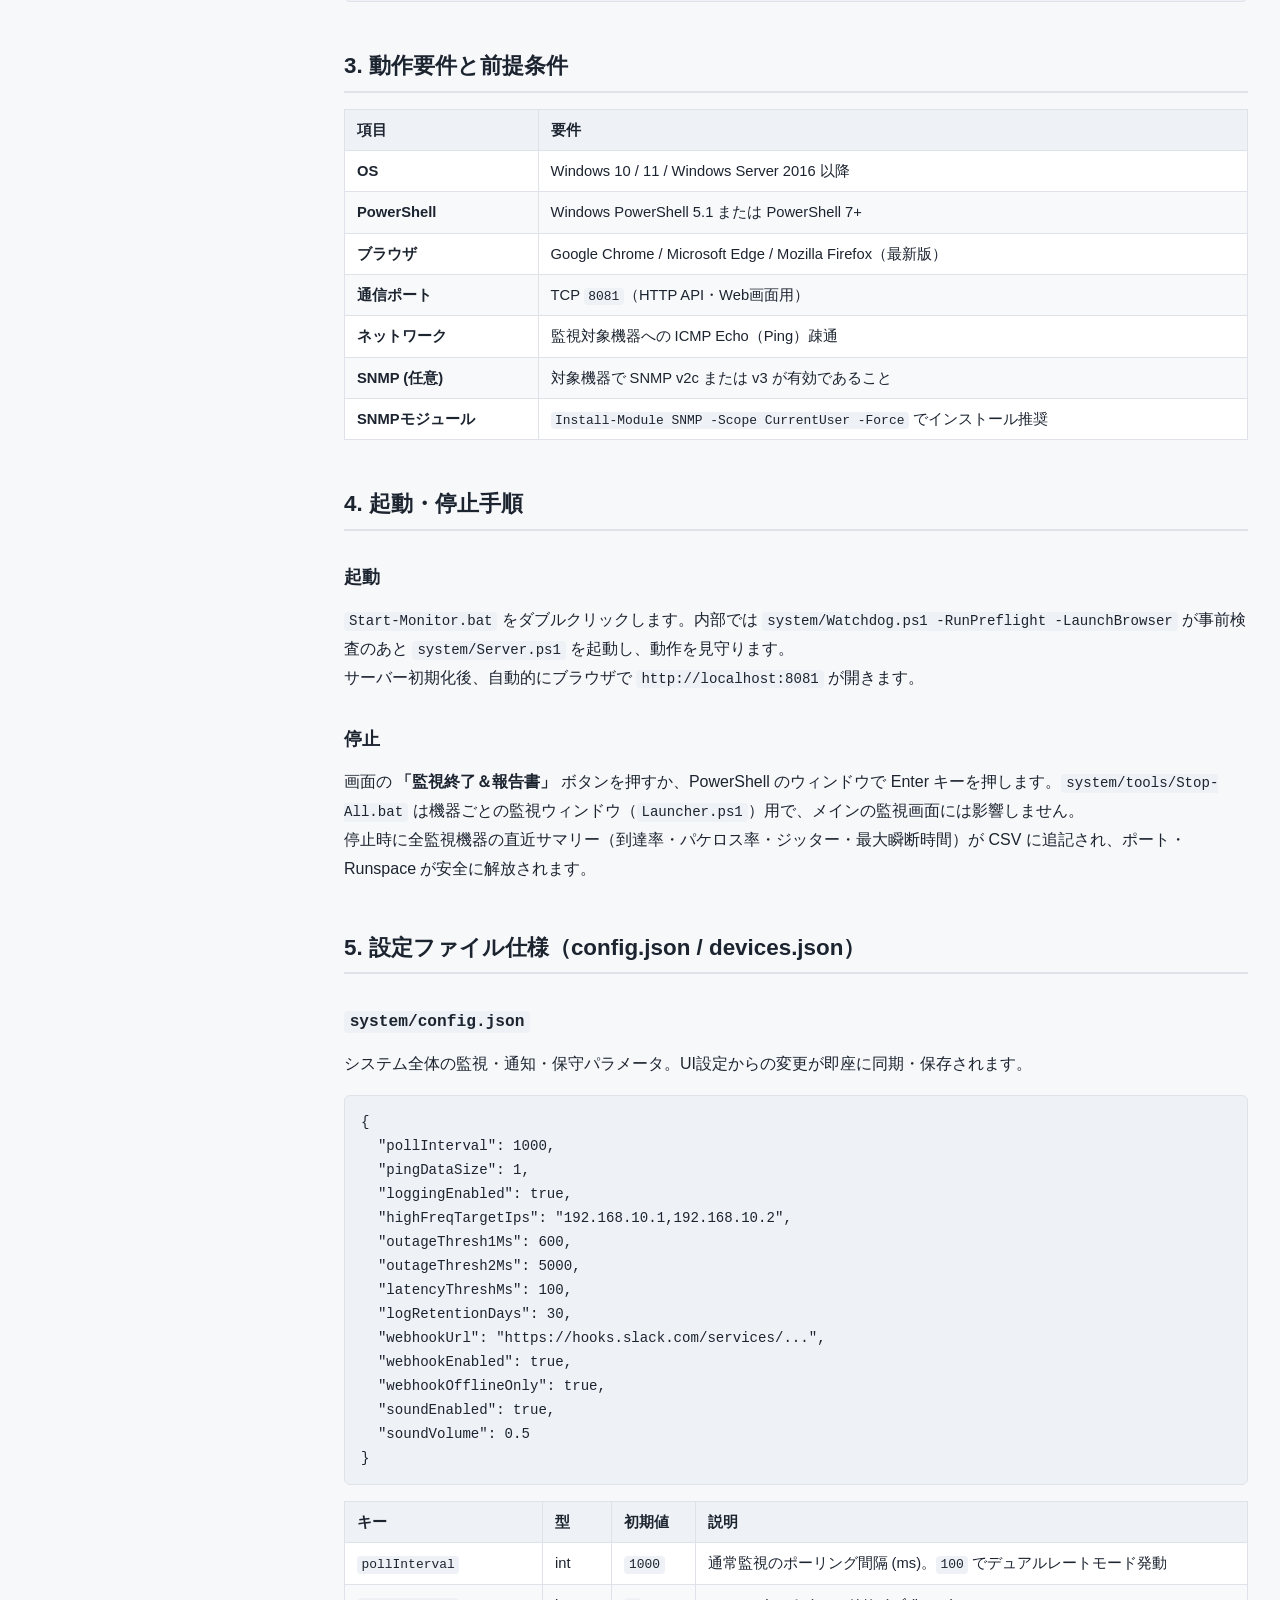
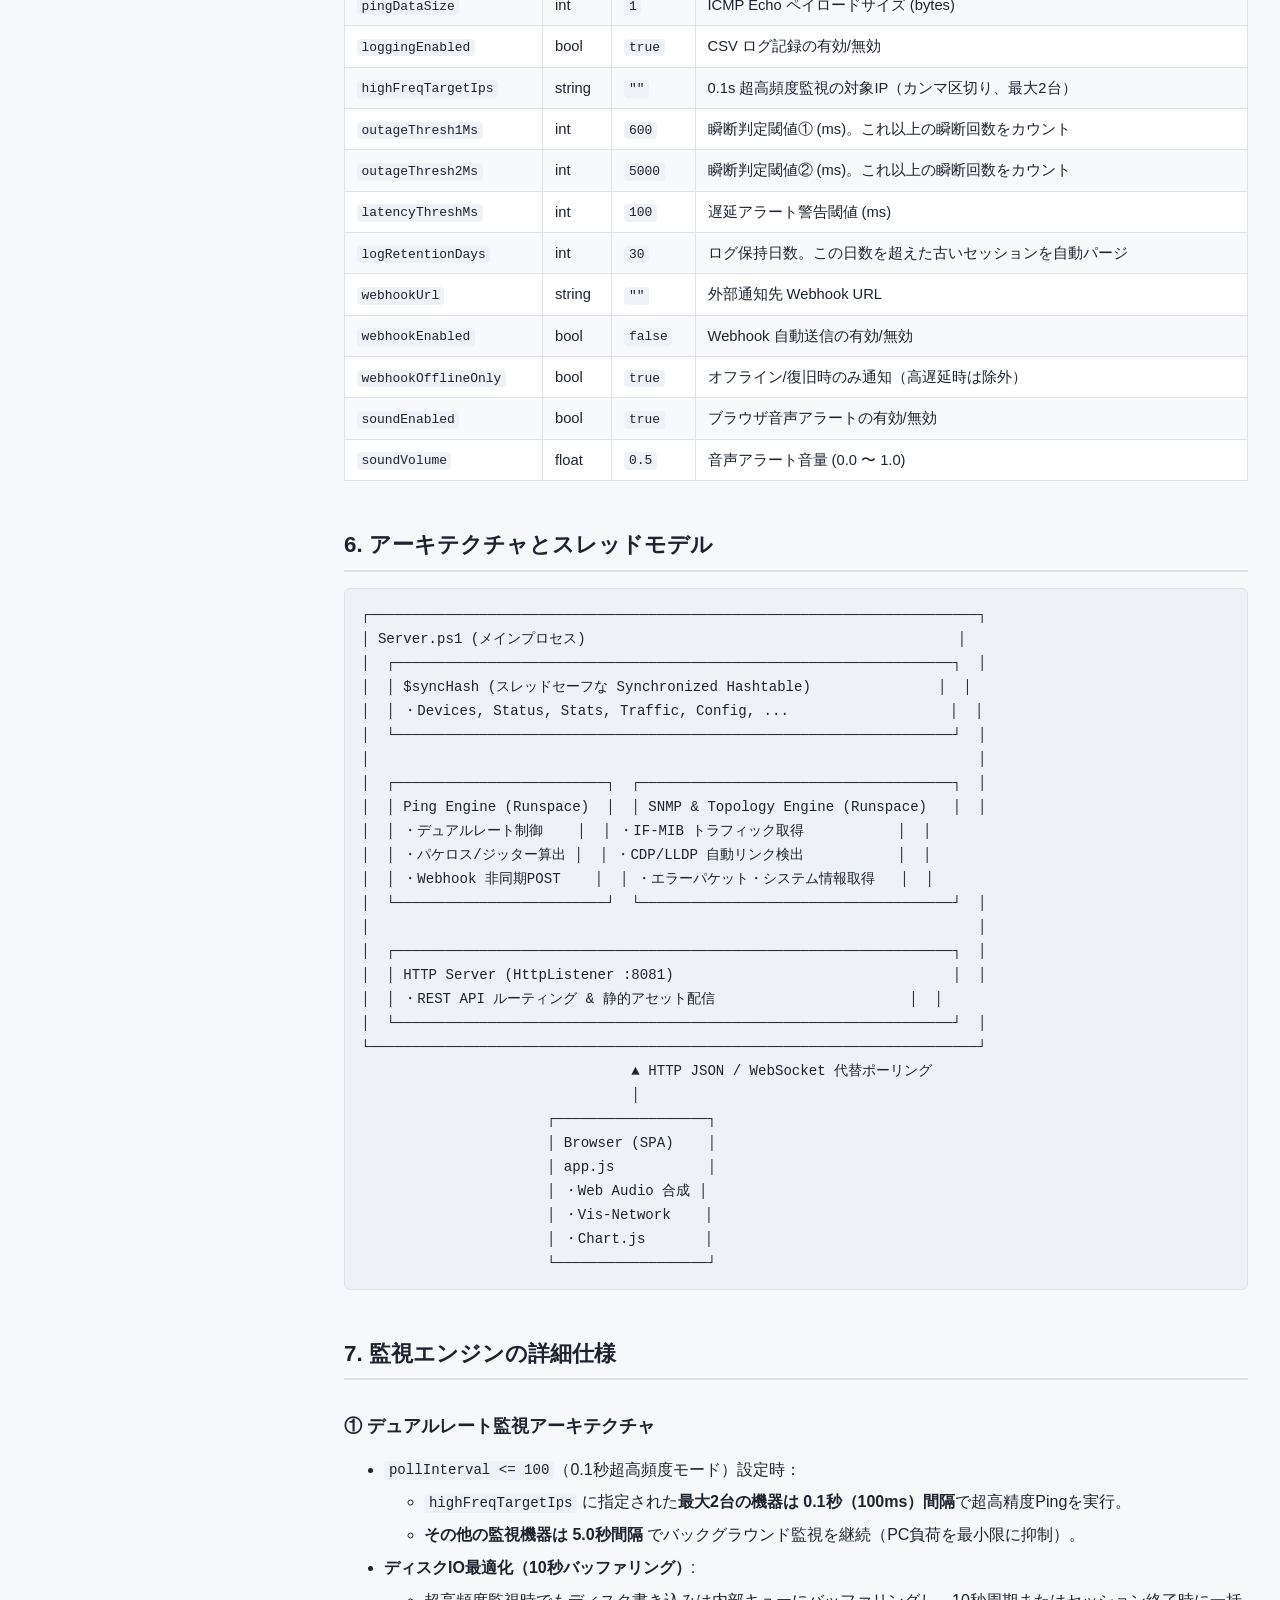
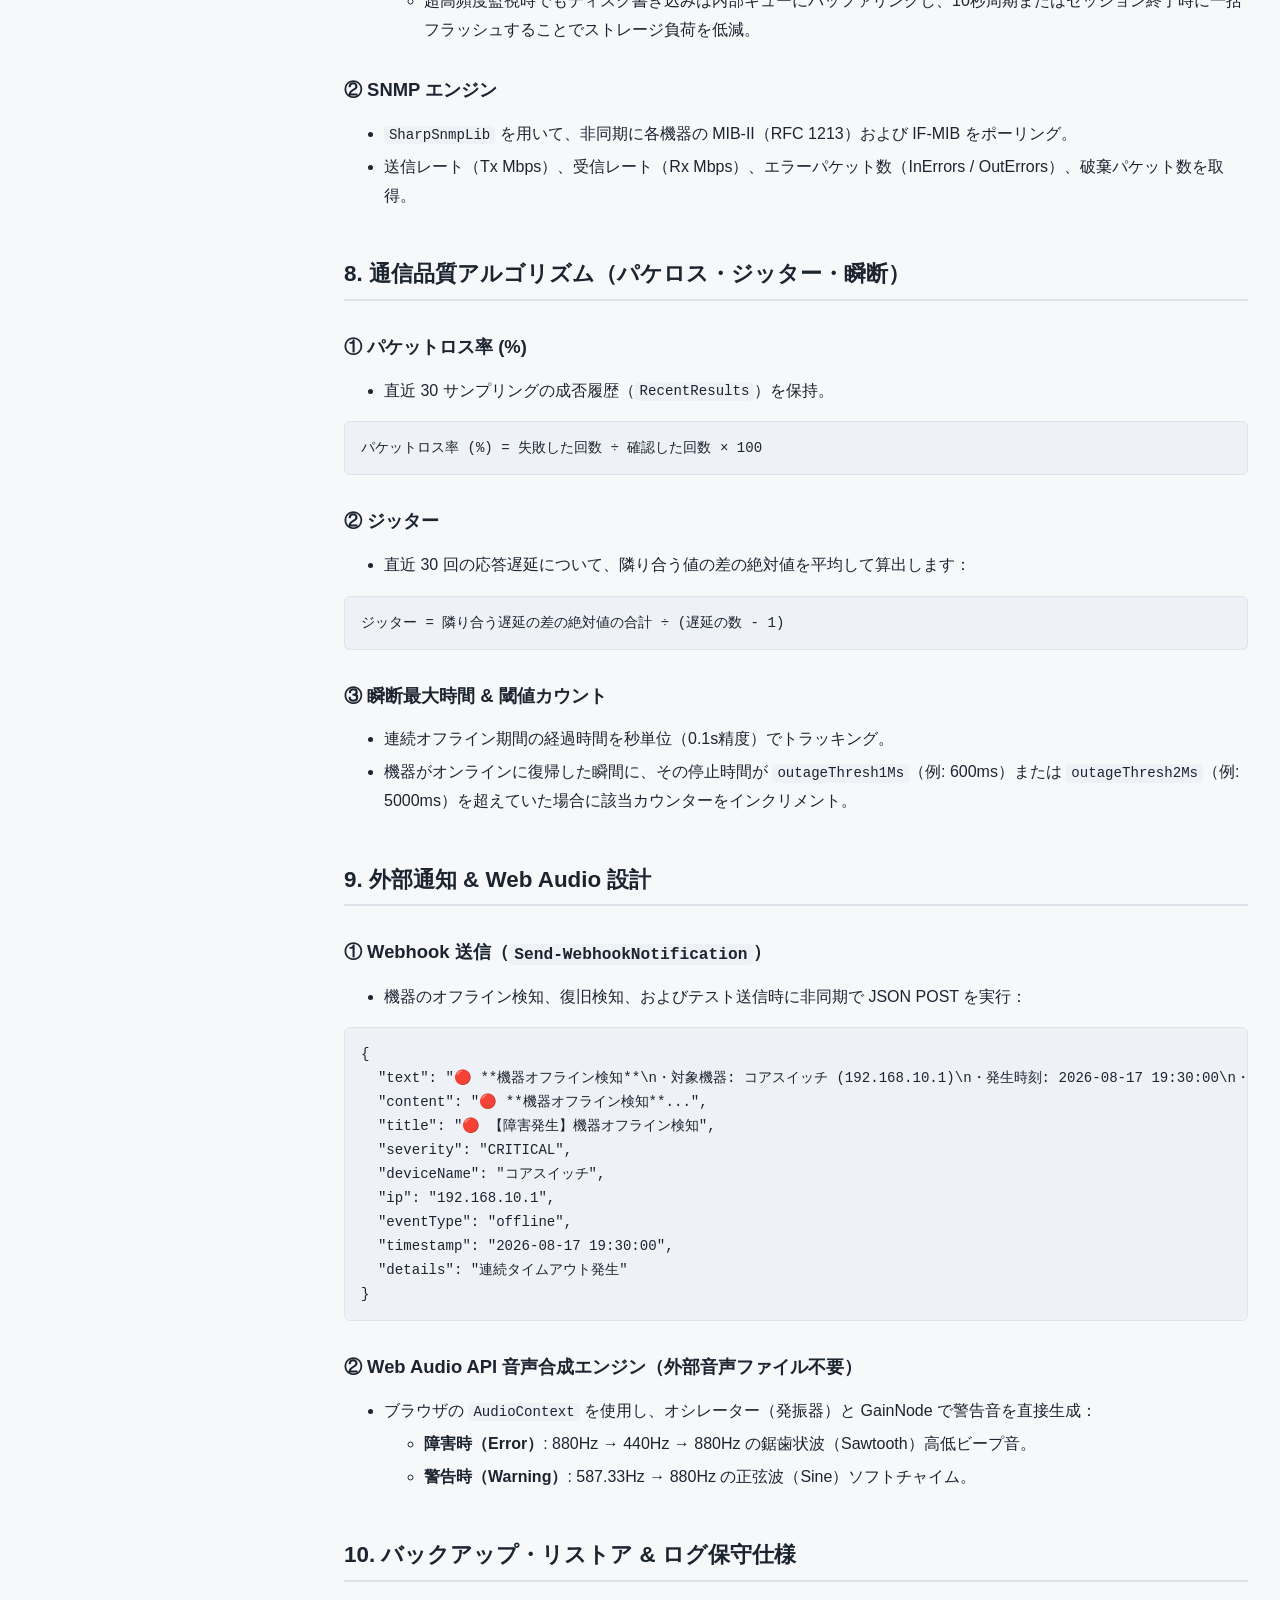
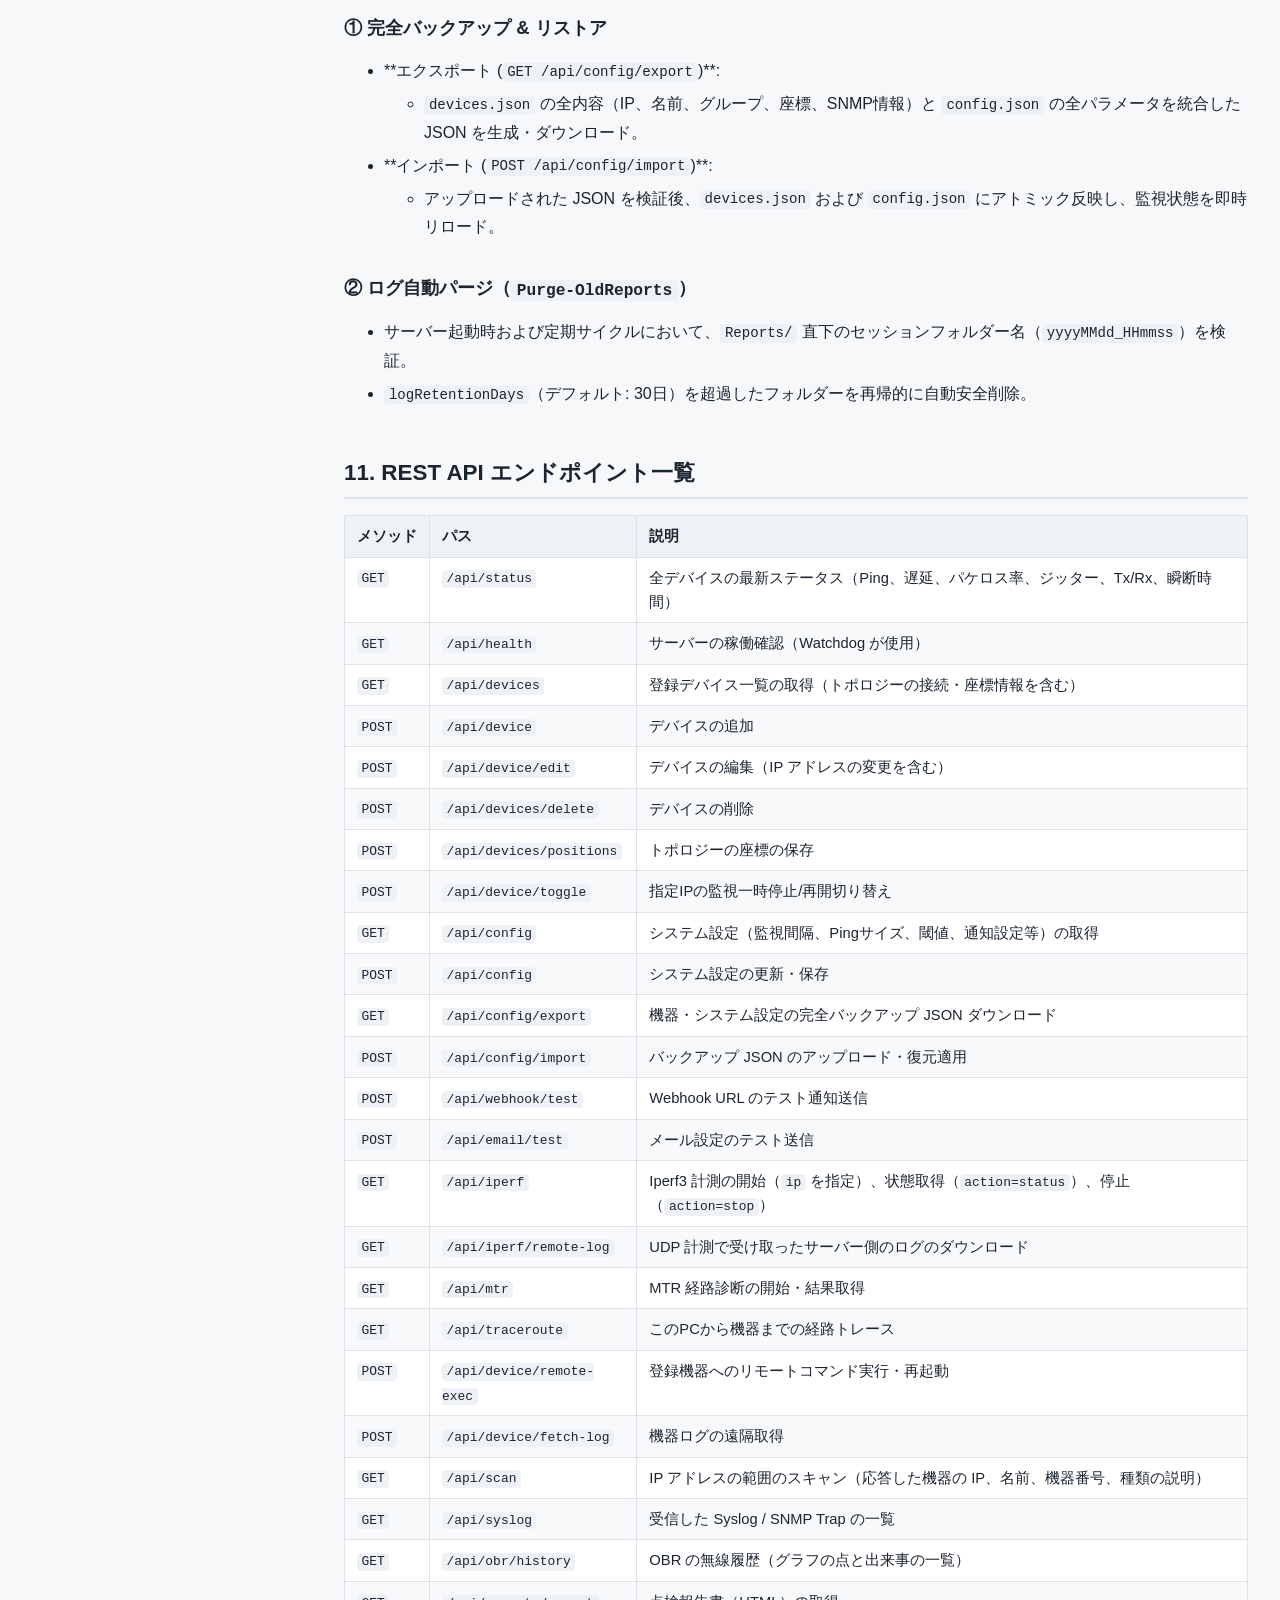
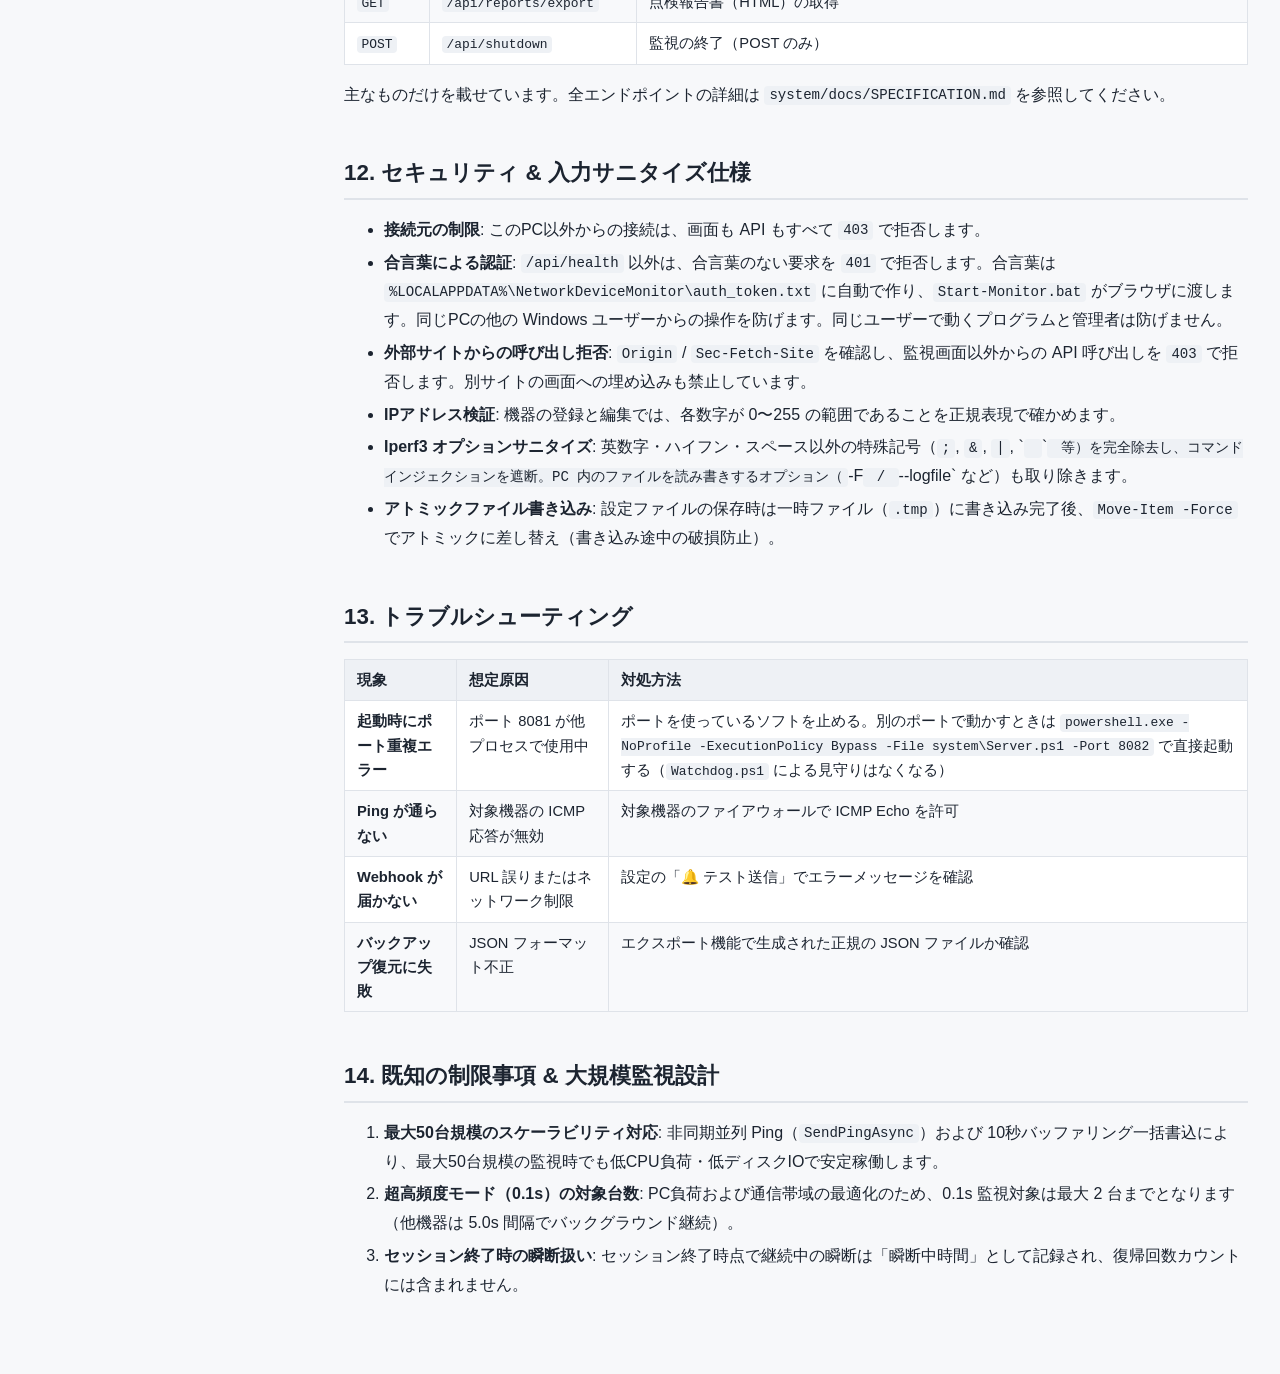
<file: system/docs/管理者向け設計書.html>
<!DOCTYPE html>
<html lang="ja">
<head>
<meta charset="utf-8">
<meta name="viewport" content="width=device-width, initial-scale=1">
<title>Network Device Monitor &amp; Diagnostic Tool — 管理者・開発者向け詳細設計書</title>
<style>
:root {
    --bg: #f7f8fa;
    --surface: #ffffff;
    --text: #1c2430;
    --muted: #5a6675;
    --line: #dfe3e9;
    --accent: #1d5fbf;
    --code-bg: #eef1f5;
    --quote-bg: #eef4fc;
    --zebra: #f8f9fb;
    color-scheme: light;
}
@media (prefers-color-scheme: dark) {
    :root {
        --bg: #12161c;
        --surface: #1a2028;
        --text: #e4e8ee;
        --muted: #a0abb9;
        --line: #333c48;
        --accent: #7fb2f5;
        --code-bg: #252c36;
        --quote-bg: #1c2a3c;
        --zebra: #1f262f;
        color-scheme: dark;
    }
}
* { box-sizing: border-box; }
html { scroll-behavior: smooth; scroll-padding-top: 16px; }
body {
    margin: 0;
    background: var(--bg);
    color: var(--text);
    font-family: "Yu Gothic UI", "Meiryo", "Hiragino Sans", sans-serif;
    font-size: 16px;
    line-height: 1.8;
    overflow-wrap: anywhere;
}
.cover {
    background: var(--surface);
    border-bottom: 1px solid var(--line);
    padding: 28px 32px;
}
.cover h1 { margin: 0; font-size: 1.7rem; line-height: 1.4; }
.audience { margin: 8px 0 0; color: var(--muted); }
.layout {
    display: grid;
    grid-template-columns: 280px minmax(0, 1fr);
    gap: 32px;
    max-width: 1320px;
    margin: 0 auto;
    padding: 24px 32px 64px;
}
.toc { position: sticky; top: 16px; align-self: start; max-height: calc(100vh - 32px); overflow-y: auto; font-size: 0.875rem; line-height: 1.5; }
.toc summary { cursor: pointer; font-weight: 700; padding: 4px 0 8px; }
.toc ol { margin: 0; padding-left: 1.6em; }
.toc li { margin: 6px 0; }
.toc a { color: var(--text); text-decoration: none; }
.toc a:hover, .toc a.current { color: var(--accent); text-decoration: underline; }
.toc a.current { font-weight: 700; }
main { min-width: 0; max-width: 960px; }
main > hr { display: none; }
h2 { margin: 48px 0 16px; padding-bottom: 8px; border-bottom: 2px solid var(--line); font-size: 1.4rem; line-height: 1.45; }
main > h2:first-child { margin-top: 0; }
h3 { margin: 32px 0 12px; font-size: 1.15rem; line-height: 1.5; }
h4 { margin: 24px 0 8px; font-size: 1rem; line-height: 1.5; }
a { color: var(--accent); }
code { background: var(--code-bg); border-radius: 4px; padding: 0.1em 0.35em; font-family: "Cascadia Mono", Consolas, "MS Gothic", monospace; font-size: 0.88em; }
pre { background: var(--code-bg); border: 1px solid var(--line); border-radius: 6px; padding: 14px 16px; overflow-x: auto; line-height: 1.5; }
pre code { background: none; padding: 0; overflow-wrap: normal; white-space: pre; }
blockquote { margin: 16px 0; padding: 10px 16px; background: var(--quote-bg); border-left: 4px solid var(--accent); border-radius: 0 6px 6px 0; }
blockquote > :first-child { margin-top: 0; }
blockquote > :last-child { margin-bottom: 0; }
.table-wrap { overflow-x: auto; margin: 16px 0; }
table { border-collapse: collapse; width: 100%; background: var(--surface); font-size: 0.92rem; line-height: 1.65; }
th, td { border: 1px solid var(--line); padding: 8px 12px; text-align: left; vertical-align: top; }
th { background: var(--code-bg); white-space: nowrap; }
tbody tr:nth-child(even) { background: var(--zebra); }
li { margin: 4px 0; }
.to-top { position: fixed; right: 20px; bottom: 20px; width: 44px; height: 44px; border: 1px solid var(--line); border-radius: 50%; background: var(--surface); color: var(--text); font-size: 1.1rem; cursor: pointer; display: none; }
.to-top.show { display: block; }
@media (max-width: 900px) {
    .cover { padding: 20px 16px; }
    .cover h1 { font-size: 1.35rem; }
    .layout { display: block; padding: 16px 16px 72px; }
    .toc { position: static; max-height: none; margin-bottom: 24px; padding: 12px 16px; background: var(--surface); border: 1px solid var(--line); border-radius: 6px; }
    th { white-space: normal; }
}
@media print {
    :root { --bg: #fff; --surface: #fff; --text: #000; --muted: #333; --line: #999; --accent: #000; --code-bg: #f2f2f2; --quote-bg: #f2f2f2; --zebra: #fff; color-scheme: light; }
    .layout { display: block; padding: 0; max-width: none; }
    .toc { position: static; max-height: none; overflow: visible; page-break-after: always; font-size: 0.95rem; }
    .to-top { display: none !important; }
    .cover { padding: 0 0 12px; }
    main { max-width: none; }
    h2 { page-break-before: always; margin-top: 0; }
    h2, h3, h4 { page-break-after: avoid; }
    pre, blockquote, tr { page-break-inside: avoid; }
    pre { white-space: pre-wrap; }
    pre code { white-space: pre-wrap; }
}
</style>
</head>
<body>
<header class="cover">
<h1>🌐 Network Device Monitor &amp; Diagnostic Tool — 管理者・開発者向け詳細設計書</h1>
<p class="audience"><strong>対象読者</strong>: システムの導入・構成管理・API連携・カスタマイズ・トラブルシューティングを担当するインフラエンジニア・管理者</p>
</header>
<div class="layout">
<nav class="toc" aria-label="Contents"><details open>
<summary>📋 目次</summary>
<ol><li><a href="#sec-1">システム概要</a></li><li><a href="#sec-2">ファイル・ディレクトリ構成</a></li><li><a href="#sec-3">動作要件と前提条件</a></li><li><a href="#sec-4">起動・停止手順</a></li><li><a href="#sec-5">設定ファイル仕様（config.json / devices.json）</a></li><li><a href="#sec-6">アーキテクチャとスレッドモデル</a></li><li><a href="#sec-7">監視エンジンの詳細仕様</a></li><li><a href="#sec-8">通信品質アルゴリズム（パケロス・ジッター・瞬断）</a></li><li><a href="#sec-9">外部通知 &amp; Web Audio 設計</a></li><li><a href="#sec-10">バックアップ・リストア &amp; ログ保守仕様</a></li><li><a href="#sec-11">REST API エンドポイント一覧</a></li><li><a href="#sec-12">セキュリティ &amp; 入力サニタイズ仕様</a></li><li><a href="#sec-13">トラブルシューティング</a></li><li><a href="#sec-14">既知の制限事項 &amp; 大規模監視設計</a></li></ol>
</details></nav>
<main>
<h2 id="sec-1">1. システム概要</h2>
<p>本システムは <strong>PowerShell 5.1 / 7+ 製のマルチスレッド非同期 HTTP バックエンド</strong> と、ブラウザ上で動作する <strong>Vanilla JS + Vis-Network + Chart.js 製の軽量SPAフロントエンド</strong> で構成された、エージェントレス型のネットワーク監視・診断基盤です。</p>
<h3>核心機能</h3>
<ul><li><strong>デュアルレート死活監視 (Ping)</strong>: 最重要機器（最大2台）を 0.1秒、他機器を 5.0秒で並行高精度監視。</li><li><strong>通信品質解析</strong>: パケットロス率 (%)、ジッター (ms)、最大瞬断時間 (ms)、閾値別瞬断回数のリアルタイム算出。</li><li><strong>稼働ヒートマップ</strong>: 直近サンプリングの到達品質をカラーバーで時系列表示。</li><li><strong>外部 Webhook &amp; Web Audio 通知</strong>: Slack/Teams/Discord 等への非同期 POST およびブラウザ上での音波合成アラート。</li><li><strong>動的トポロジー可視化</strong>: 機器間リンクの障害・遅延ステータスに応じた動的カラーチェンジ。</li><li><strong>設定バックアップ &amp; リストア</strong>: 監視設定・機器情報を1つの JSON でエクスポート/インポート。</li><li><strong>自動ログローテーション &amp; パージ</strong>: 保持日数を超過した過去ログの自動削除。</li></ul>
<h2 id="sec-2">2. ファイル・ディレクトリ構成</h2>
<pre><code>NetworkDeviceMonitor/
├── Start-Monitor.bat              # 起動スクリプト（管理者不要）
├── 利用手順書.html                  # 現場運用者向けマニュアル
├── .github/                       # GitHub 用の README.md・LICENSE（隠しフォルダ）
├── .claude/                       # 開発ツール用の CLAUDE.md（隠しフォルダ）
├── Reports/                       # 実行時ログ・CSVレポート出力先（自動生成）
│   └── .gitkeep
└── system/
    ├── Watchdog.ps1               # サーバーの死活監視と自動再起動
    ├── Server.ps1                 # ★メインバックエンドサーバー（Runspace並列処理）
    ├── docs/                      # 資料
    │   ├── 管理者向け設計書.html    # ★本ドキュメント
    │   ├── SPECIFICATION.md       # 開発者向け機能仕様書
    │   ├── GEMINI.md / CYCLE.md   # 開発の運用ルール・自律サイクルの手順
    │   └── PLAN.md / PROGRESS.md  # タスクと進捗の記録
    ├── tools/                     # 起動前の点検と補助のスクリプト
    │   ├── Check-Prerequisites.ps1 # 前提モジュールの確認
    │   ├── Ensure-Utf8Bom.ps1     # BOM の検査と付与
    │   ├── Stop-All.bat           # 機器ごとの監視ウィンドウを一括終了
    │   ├── Launcher.ps1           # 個別デバイス監視ランチャー
    │   ├── Monitor-SingleDevice.ps1 # 単体デバイス監視スクリプト
    │   ├── Service-Setup.bat      # 自動起動の登録
    │   └── Start-BandwidthServer.ps1 # 帯域監視補助サーバー
    ├── devices.json               # 監視対象デバイス設定（自動保存・Git の管理対象外）
    ├── devices.example.json       # devices.json の形式の見本
    ├── config.json                # システム全体設定（自動保存・Git の管理対象外）
    ├── modules/                   # 機能ごとのモジュール
    ├── tests/                     # 自動テスト（Run-Tests.bat / Run-InCopy.ps1）
    ├── iperf3.18_64/              # Iperf3バイナリ（同梱）
    └── public/                    # フロントエンド静的アセット
        ├── index.html             # メインUI（日本語化・グラスモーフィズム）
        ├── third-party-notices.html # 同梱ソフトウェアのライセンス表記
        ├── app.js                 # UIロジック・Web Audio・Chart制御・API通信
        ├── style.css              # レスポンシブスタイルシート（デイ/ナイト対応）
        ├── chart.js               # Chart.js
        └── vis-network.min.js     # Vis-Network</code></pre>
<h2 id="sec-3">3. 動作要件と前提条件</h2>
<div class="table-wrap"><table><thead><tr><th>項目</th><th>要件</th></tr></thead><tbody><tr><td><strong>OS</strong></td><td>Windows 10 / 11 / Windows Server 2016 以降</td></tr><tr><td><strong>PowerShell</strong></td><td>Windows PowerShell 5.1 または PowerShell 7+</td></tr><tr><td><strong>ブラウザ</strong></td><td>Google Chrome / Microsoft Edge / Mozilla Firefox（最新版）</td></tr><tr><td><strong>通信ポート</strong></td><td>TCP <code>8081</code>（HTTP API・Web画面用）</td></tr><tr><td><strong>ネットワーク</strong></td><td>監視対象機器への ICMP Echo（Ping）疎通</td></tr><tr><td><strong>SNMP (任意)</strong></td><td>対象機器で SNMP v2c または v3 が有効であること</td></tr><tr><td><strong>SNMPモジュール</strong></td><td><code>Install-Module SNMP -Scope CurrentUser -Force</code> でインストール推奨</td></tr></tbody></table></div>
<h2 id="sec-4">4. 起動・停止手順</h2>
<h3>起動</h3>
<p><code>Start-Monitor.bat</code> をダブルクリックします。内部では <code>system/Watchdog.ps1 -RunPreflight -LaunchBrowser</code> が事前検査のあと <code>system/Server.ps1</code> を起動し、動作を見守ります。<br>サーバー初期化後、自動的にブラウザで <code>http://localhost:8081</code> が開きます。</p>
<h3>停止</h3>
<p>画面の <strong>「監視終了＆報告書」</strong> ボタンを押すか、PowerShell のウィンドウで Enter キーを押します。<code>system/tools/Stop-All.bat</code> は機器ごとの監視ウィンドウ（<code>Launcher.ps1</code>）用で、メインの監視画面には影響しません。<br>停止時に全監視機器の直近サマリー（到達率・パケロス率・ジッター・最大瞬断時間）が CSV に追記され、ポート・Runspace が安全に解放されます。</p>
<h2 id="sec-5">5. 設定ファイル仕様（config.json / devices.json）</h2>
<h3><code>system/config.json</code></h3>
<p>システム全体の監視・通知・保守パラメータ。UI設定からの変更が即座に同期・保存されます。</p>
<pre><code>{
  "pollInterval": 1000,
  "pingDataSize": 1,
  "loggingEnabled": true,
  "highFreqTargetIps": "192.168.10.1,192.168.10.2",
  "outageThresh1Ms": 600,
  "outageThresh2Ms": 5000,
  "latencyThreshMs": 100,
  "logRetentionDays": 30,
  "webhookUrl": "https://hooks.slack.com/services/...",
  "webhookEnabled": true,
  "webhookOfflineOnly": true,
  "soundEnabled": true,
  "soundVolume": 0.5
}</code></pre>
<div class="table-wrap"><table><thead><tr><th>キー</th><th>型</th><th>初期値</th><th>説明</th></tr></thead><tbody><tr><td><code>pollInterval</code></td><td>int</td><td><code>1000</code></td><td>通常監視のポーリング間隔 (ms)。<code>100</code> でデュアルレートモード発動</td></tr><tr><td><code>pingDataSize</code></td><td>int</td><td><code>1</code></td><td>ICMP Echo ペイロードサイズ (bytes)</td></tr><tr><td><code>loggingEnabled</code></td><td>bool</td><td><code>true</code></td><td>CSV ログ記録の有効/無効</td></tr><tr><td><code>highFreqTargetIps</code></td><td>string</td><td><code>&quot;&quot;</code></td><td>0.1s 超高頻度監視の対象IP（カンマ区切り、最大2台）</td></tr><tr><td><code>outageThresh1Ms</code></td><td>int</td><td><code>600</code></td><td>瞬断判定閾値① (ms)。これ以上の瞬断回数をカウント</td></tr><tr><td><code>outageThresh2Ms</code></td><td>int</td><td><code>5000</code></td><td>瞬断判定閾値② (ms)。これ以上の瞬断回数をカウント</td></tr><tr><td><code>latencyThreshMs</code></td><td>int</td><td><code>100</code></td><td>遅延アラート警告閾値 (ms)</td></tr><tr><td><code>logRetentionDays</code></td><td>int</td><td><code>30</code></td><td>ログ保持日数。この日数を超えた古いセッションを自動パージ</td></tr><tr><td><code>webhookUrl</code></td><td>string</td><td><code>&quot;&quot;</code></td><td>外部通知先 Webhook URL</td></tr><tr><td><code>webhookEnabled</code></td><td>bool</td><td><code>false</code></td><td>Webhook 自動送信の有効/無効</td></tr><tr><td><code>webhookOfflineOnly</code></td><td>bool</td><td><code>true</code></td><td>オフライン/復旧時のみ通知（高遅延時は除外）</td></tr><tr><td><code>soundEnabled</code></td><td>bool</td><td><code>true</code></td><td>ブラウザ音声アラートの有効/無効</td></tr><tr><td><code>soundVolume</code></td><td>float</td><td><code>0.5</code></td><td>音声アラート音量 (0.0 〜 1.0)</td></tr></tbody></table></div>
<h2 id="sec-6">6. アーキテクチャとスレッドモデル</h2>
<pre><code>┌────────────────────────────────────────────────────────────────────────┐
│ Server.ps1 (メインプロセス)                                            │
│  ┌──────────────────────────────────────────────────────────────────┐  │
│  │ $syncHash (スレッドセーフな Synchronized Hashtable)               │  │
│  │ ・Devices, Status, Stats, Traffic, Config, ...                   │  │
│  └──────────────────────────────────────────────────────────────────┘  │
│                                                                        │
│  ┌─────────────────────────┐  ┌─────────────────────────────────────┐  │
│  │ Ping Engine (Runspace)  │  │ SNMP &amp; Topology Engine (Runspace)   │  │
│  │ ・デュアルレート制御    │  │ ・IF-MIB トラフィック取得           │  │
│  │ ・パケロス/ジッター算出 │  │ ・CDP/LLDP 自動リンク検出           │  │
│  │ ・Webhook 非同期POST    │  │ ・エラーパケット・システム情報取得   │  │
│  └─────────────────────────┘  └─────────────────────────────────────┘  │
│                                                                        │
│  ┌──────────────────────────────────────────────────────────────────┐  │
│  │ HTTP Server (HttpListener :8081)                                 │  │
│  │ ・REST API ルーティング &amp; 静的アセット配信                       │  │
│  └──────────────────────────────────────────────────────────────────┘  │
└────────────────────────────────────────────────────────────────────────┘
                                ▲ HTTP JSON / WebSocket 代替ポーリング
                                │
                      ┌──────────────────┐
                      │ Browser (SPA)    │
                      │ app.js           │
                      │ ・Web Audio 合成 │
                      │ ・Vis-Network    │
                      │ ・Chart.js       │
                      └──────────────────┘</code></pre>
<h2 id="sec-7">7. 監視エンジンの詳細仕様</h2>
<h3>① デュアルレート監視アーキテクチャ</h3>
<ul><li><code>pollInterval &lt;= 100</code>（0.1秒超高頻度モード）設定時：<ul><li><code>highFreqTargetIps</code> に指定された<strong>最大2台の機器は 0.1秒（100ms）間隔</strong>で超高精度Pingを実行。</li><li><strong>その他の監視機器は 5.0秒間隔</strong> でバックグラウンド監視を継続（PC負荷を最小限に抑制）。</li></ul></li><li><strong>ディスクIO最適化（10秒バッファリング）</strong>:<ul><li>超高頻度監視時でもディスク書き込みは内部キューにバッファリングし、10秒周期またはセッション終了時に一括フラッシュすることでストレージ負荷を低減。</li></ul></li></ul>
<h3>② SNMP エンジン</h3>
<ul><li><code>SharpSnmpLib</code> を用いて、非同期に各機器の MIB-II（RFC 1213）および IF-MIB をポーリング。</li><li>送信レート（Tx Mbps）、受信レート（Rx Mbps）、エラーパケット数（InErrors / OutErrors）、破棄パケット数を取得。</li></ul>
<h2 id="sec-8">8. 通信品質アルゴリズム（パケロス・ジッター・瞬断）</h2>
<h3>① パケットロス率 (%)</h3>
<ul><li>直近 30 サンプリングの成否履歴（<code>RecentResults</code>）を保持。</li></ul>
<pre><code>パケットロス率 (%) = 失敗した回数 ÷ 確認した回数 × 100</code></pre>
<h3>② ジッター</h3>
<ul><li>直近 30 回の応答遅延について、隣り合う値の差の絶対値を平均して算出します：</li></ul>
<pre><code>ジッター = 隣り合う遅延の差の絶対値の合計 ÷ (遅延の数 - 1)</code></pre>
<h3>③ 瞬断最大時間 &amp; 閾値カウント</h3>
<ul><li>連続オフライン期間の経過時間を秒単位（0.1s精度）でトラッキング。</li><li>機器がオンラインに復帰した瞬間に、その停止時間が <code>outageThresh1Ms</code>（例: 600ms）または <code>outageThresh2Ms</code>（例: 5000ms）を超えていた場合に該当カウンターをインクリメント。</li></ul>
<h2 id="sec-9">9. 外部通知 &amp; Web Audio 設計</h2>
<h3>① Webhook 送信（<code>Send-WebhookNotification</code>）</h3>
<ul><li>機器のオフライン検知、復旧検知、およびテスト送信時に非同期で JSON POST を実行：</li></ul>
<pre><code>{
  "text": "🔴 **機器オフライン検知**\n・対象機器: コアスイッチ (192.168.10.1)\n・発生時刻: 2026-08-17 19:30:00\n・詳細: 連続タイムアウト発生",
  "content": "🔴 **機器オフライン検知**...",
  "title": "🔴 【障害発生】機器オフライン検知",
  "severity": "CRITICAL",
  "deviceName": "コアスイッチ",
  "ip": "192.168.10.1",
  "eventType": "offline",
  "timestamp": "2026-08-17 19:30:00",
  "details": "連続タイムアウト発生"
}</code></pre>
<h3>② Web Audio API 音声合成エンジン（外部音声ファイル不要）</h3>
<ul><li>ブラウザの <code>AudioContext</code> を使用し、オシレーター（発振器）と GainNode で警告音を直接生成：<ul><li><strong>障害時（Error）</strong>: 880Hz → 440Hz → 880Hz の鋸歯状波（Sawtooth）高低ビープ音。</li><li><strong>警告時（Warning）</strong>: 587.33Hz → 880Hz の正弦波（Sine）ソフトチャイム。</li></ul></li></ul>
<h2 id="sec-10">10. バックアップ・リストア &amp; ログ保守仕様</h2>
<h3>① 完全バックアップ &amp; リストア</h3>
<ul><li>**エクスポート (<code>GET /api/config/export</code>)**:<ul><li><code>devices.json</code> の全内容（IP、名前、グループ、座標、SNMP情報）と <code>config.json</code> の全パラメータを統合した JSON を生成・ダウンロード。</li></ul></li><li>**インポート (<code>POST /api/config/import</code>)**:<ul><li>アップロードされた JSON を検証後、<code>devices.json</code> および <code>config.json</code> にアトミック反映し、監視状態を即時リロード。</li></ul></li></ul>
<h3>② ログ自動パージ（<code>Purge-OldReports</code>）</h3>
<ul><li>サーバー起動時および定期サイクルにおいて、<code>Reports/</code> 直下のセッションフォルダー名（<code>yyyyMMdd_HHmmss</code>）を検証。</li><li><code>logRetentionDays</code>（デフォルト: 30日）を超過したフォルダーを再帰的に自動安全削除。</li></ul>
<h2 id="sec-11">11. REST API エンドポイント一覧</h2>
<div class="table-wrap"><table><thead><tr><th>メソッド</th><th>パス</th><th>説明</th></tr></thead><tbody><tr><td><code>GET</code></td><td><code>/api/status</code></td><td>全デバイスの最新ステータス（Ping、遅延、パケロス率、ジッター、Tx/Rx、瞬断時間）</td></tr><tr><td><code>GET</code></td><td><code>/api/health</code></td><td>サーバーの稼働確認（Watchdog が使用）</td></tr><tr><td><code>GET</code></td><td><code>/api/devices</code></td><td>登録デバイス一覧の取得（トポロジーの接続・座標情報を含む）</td></tr><tr><td><code>POST</code></td><td><code>/api/device</code></td><td>デバイスの追加</td></tr><tr><td><code>POST</code></td><td><code>/api/device/edit</code></td><td>デバイスの編集（IP アドレスの変更を含む）</td></tr><tr><td><code>POST</code></td><td><code>/api/devices/delete</code></td><td>デバイスの削除</td></tr><tr><td><code>POST</code></td><td><code>/api/devices/positions</code></td><td>トポロジーの座標の保存</td></tr><tr><td><code>POST</code></td><td><code>/api/device/toggle</code></td><td>指定IPの監視一時停止/再開切り替え</td></tr><tr><td><code>GET</code></td><td><code>/api/config</code></td><td>システム設定（監視間隔、Pingサイズ、閾値、通知設定等）の取得</td></tr><tr><td><code>POST</code></td><td><code>/api/config</code></td><td>システム設定の更新・保存</td></tr><tr><td><code>GET</code></td><td><code>/api/config/export</code></td><td>機器・システム設定の完全バックアップ JSON ダウンロード</td></tr><tr><td><code>POST</code></td><td><code>/api/config/import</code></td><td>バックアップ JSON のアップロード・復元適用</td></tr><tr><td><code>POST</code></td><td><code>/api/webhook/test</code></td><td>Webhook URL のテスト通知送信</td></tr><tr><td><code>POST</code></td><td><code>/api/email/test</code></td><td>メール設定のテスト送信</td></tr><tr><td><code>GET</code></td><td><code>/api/iperf</code></td><td>Iperf3 計測の開始（<code>ip</code> を指定）、状態取得（<code>action=status</code>）、停止（<code>action=stop</code>）</td></tr><tr><td><code>GET</code></td><td><code>/api/iperf/remote-log</code></td><td>UDP 計測で受け取ったサーバー側のログのダウンロード</td></tr><tr><td><code>GET</code></td><td><code>/api/mtr</code></td><td>MTR 経路診断の開始・結果取得</td></tr><tr><td><code>GET</code></td><td><code>/api/traceroute</code></td><td>このPCから機器までの経路トレース</td></tr><tr><td><code>POST</code></td><td><code>/api/device/remote-exec</code></td><td>登録機器へのリモートコマンド実行・再起動</td></tr><tr><td><code>POST</code></td><td><code>/api/device/fetch-log</code></td><td>機器ログの遠隔取得</td></tr><tr><td><code>GET</code></td><td><code>/api/scan</code></td><td>IP アドレスの範囲のスキャン（応答した機器の IP、名前、機器番号、種類の説明）</td></tr><tr><td><code>GET</code></td><td><code>/api/syslog</code></td><td>受信した Syslog / SNMP Trap の一覧</td></tr><tr><td><code>GET</code></td><td><code>/api/obr/history</code></td><td>OBR の無線履歴（グラフの点と出来事の一覧）</td></tr><tr><td><code>GET</code></td><td><code>/api/reports/export</code></td><td>点検報告書（HTML）の取得</td></tr><tr><td><code>POST</code></td><td><code>/api/shutdown</code></td><td>監視の終了（POST のみ）</td></tr></tbody></table></div>
<p>主なものだけを載せています。全エンドポイントの詳細は <code>system/docs/SPECIFICATION.md</code> を参照してください。</p>
<h2 id="sec-12">12. セキュリティ &amp; 入力サニタイズ仕様</h2>
<ul><li><strong>接続元の制限</strong>: このPC以外からの接続は、画面も API もすべて <code>403</code> で拒否します。</li><li><strong>合言葉による認証</strong>: <code>/api/health</code> 以外は、合言葉のない要求を <code>401</code> で拒否します。合言葉は <code>%LOCALAPPDATA%\NetworkDeviceMonitor\auth_token.txt</code> に自動で作り、<code>Start-Monitor.bat</code> がブラウザに渡します。同じPCの他の Windows ユーザーからの操作を防げます。同じユーザーで動くプログラムと管理者は防げません。</li><li><strong>外部サイトからの呼び出し拒否</strong>: <code>Origin</code> / <code>Sec-Fetch-Site</code> を確認し、監視画面以外からの API 呼び出しを <code>403</code> で拒否します。別サイトの画面への埋め込みも禁止しています。</li><li><strong>IPアドレス検証</strong>: 機器の登録と編集では、各数字が 0〜255 の範囲であることを正規表現で確かめます。</li><li><strong>Iperf3 オプションサニタイズ</strong>: 英数字・ハイフン・スペース以外の特殊記号（<code>;</code>, <code>&amp;</code>, <code>|</code>, `<code> </code> `<code> 等）を完全除去し、コマンドインジェクションを遮断。PC 内のファイルを読み書きするオプション（</code>-F<code> / </code>--logfile` など）も取り除きます。</li><li><strong>アトミックファイル書き込み</strong>: 設定ファイルの保存時は一時ファイル（<code>.tmp</code>）に書き込み完了後、<code>Move-Item -Force</code> でアトミックに差し替え（書き込み途中の破損防止）。</li></ul>
<h2 id="sec-13">13. トラブルシューティング</h2>
<div class="table-wrap"><table><thead><tr><th>現象</th><th>想定原因</th><th>対処方法</th></tr></thead><tbody><tr><td><strong>起動時にポート重複エラー</strong></td><td>ポート 8081 が他プロセスで使用中</td><td>ポートを使っているソフトを止める。別のポートで動かすときは <code>powershell.exe -NoProfile -ExecutionPolicy Bypass -File system\Server.ps1 -Port 8082</code> で直接起動する（<code>Watchdog.ps1</code> による見守りはなくなる）</td></tr><tr><td><strong>Ping が通らない</strong></td><td>対象機器の ICMP 応答が無効</td><td>対象機器のファイアウォールで ICMP Echo を許可</td></tr><tr><td><strong>Webhook が届かない</strong></td><td>URL 誤りまたはネットワーク制限</td><td>設定の「🔔 テスト送信」でエラーメッセージを確認</td></tr><tr><td><strong>バックアップ復元に失敗</strong></td><td>JSON フォーマット不正</td><td>エクスポート機能で生成された正規の JSON ファイルか確認</td></tr></tbody></table></div>
<h2 id="sec-14">14. 既知の制限事項 &amp; 大規模監視設計</h2>
<ol><li><strong>最大50台規模のスケーラビリティ対応</strong>: 非同期並列 Ping（<code>SendPingAsync</code>）および 10秒バッファリング一括書込により、最大50台規模の監視時でも低CPU負荷・低ディスクIOで安定稼働します。</li><li><strong>超高頻度モード（0.1s）の対象台数</strong>: PC負荷および通信帯域の最適化のため、0.1s 監視対象は最大 2 台までとなります（他機器は 5.0s 間隔でバックグラウンド継続）。</li><li><strong>セッション終了時の瞬断扱い</strong>: セッション終了時点で継続中の瞬断は「瞬断中時間」として記録され、復帰回数カウントには含まれません。</li></ol>
</main>
</div>
<script>
// 読んでいる章を目次で強調し、ページ先頭へ戻るボタンを出す (印刷やスクリプト無効でも本文は読める)
(function () {
    var links = Array.prototype.slice.call(document.querySelectorAll('.toc a'));
    var targets = links.map(function (a) {
        return { link: a, el: document.getElementById(decodeURIComponent(a.getAttribute('href').slice(1))) };
    }).filter(function (t) { return t.el; });
    var topBtn = document.createElement('button');
    topBtn.className = 'to-top';
    topBtn.type = 'button';
    topBtn.textContent = '↑';
    topBtn.title = 'ページの先頭へ';
    topBtn.setAttribute('aria-label', 'ページの先頭へ');
    topBtn.addEventListener('click', function () { window.scrollTo(0, 0); });
    document.body.appendChild(topBtn);

    function update() {
        var current = null;
        targets.forEach(function (t) { if (t.el.getBoundingClientRect().top <= 80) current = t; });
        links.forEach(function (a) { a.classList.remove('current'); });
        if (current) current.link.classList.add('current');
        topBtn.classList.toggle('show', window.scrollY > 600);
    }
    window.addEventListener('scroll', update, { passive: true });
    update();

    // スマートフォンの幅では目次を閉じ、広い幅では開いておく (画面の幅が変わったときも合わせる)
    var narrow = window.matchMedia('(max-width: 900px)');
    function syncToc() { document.querySelector('.toc details').open = !narrow.matches; }
    narrow.addEventListener('change', syncToc);
    syncToc();
})();
</script>
</body>
</html>
</file>
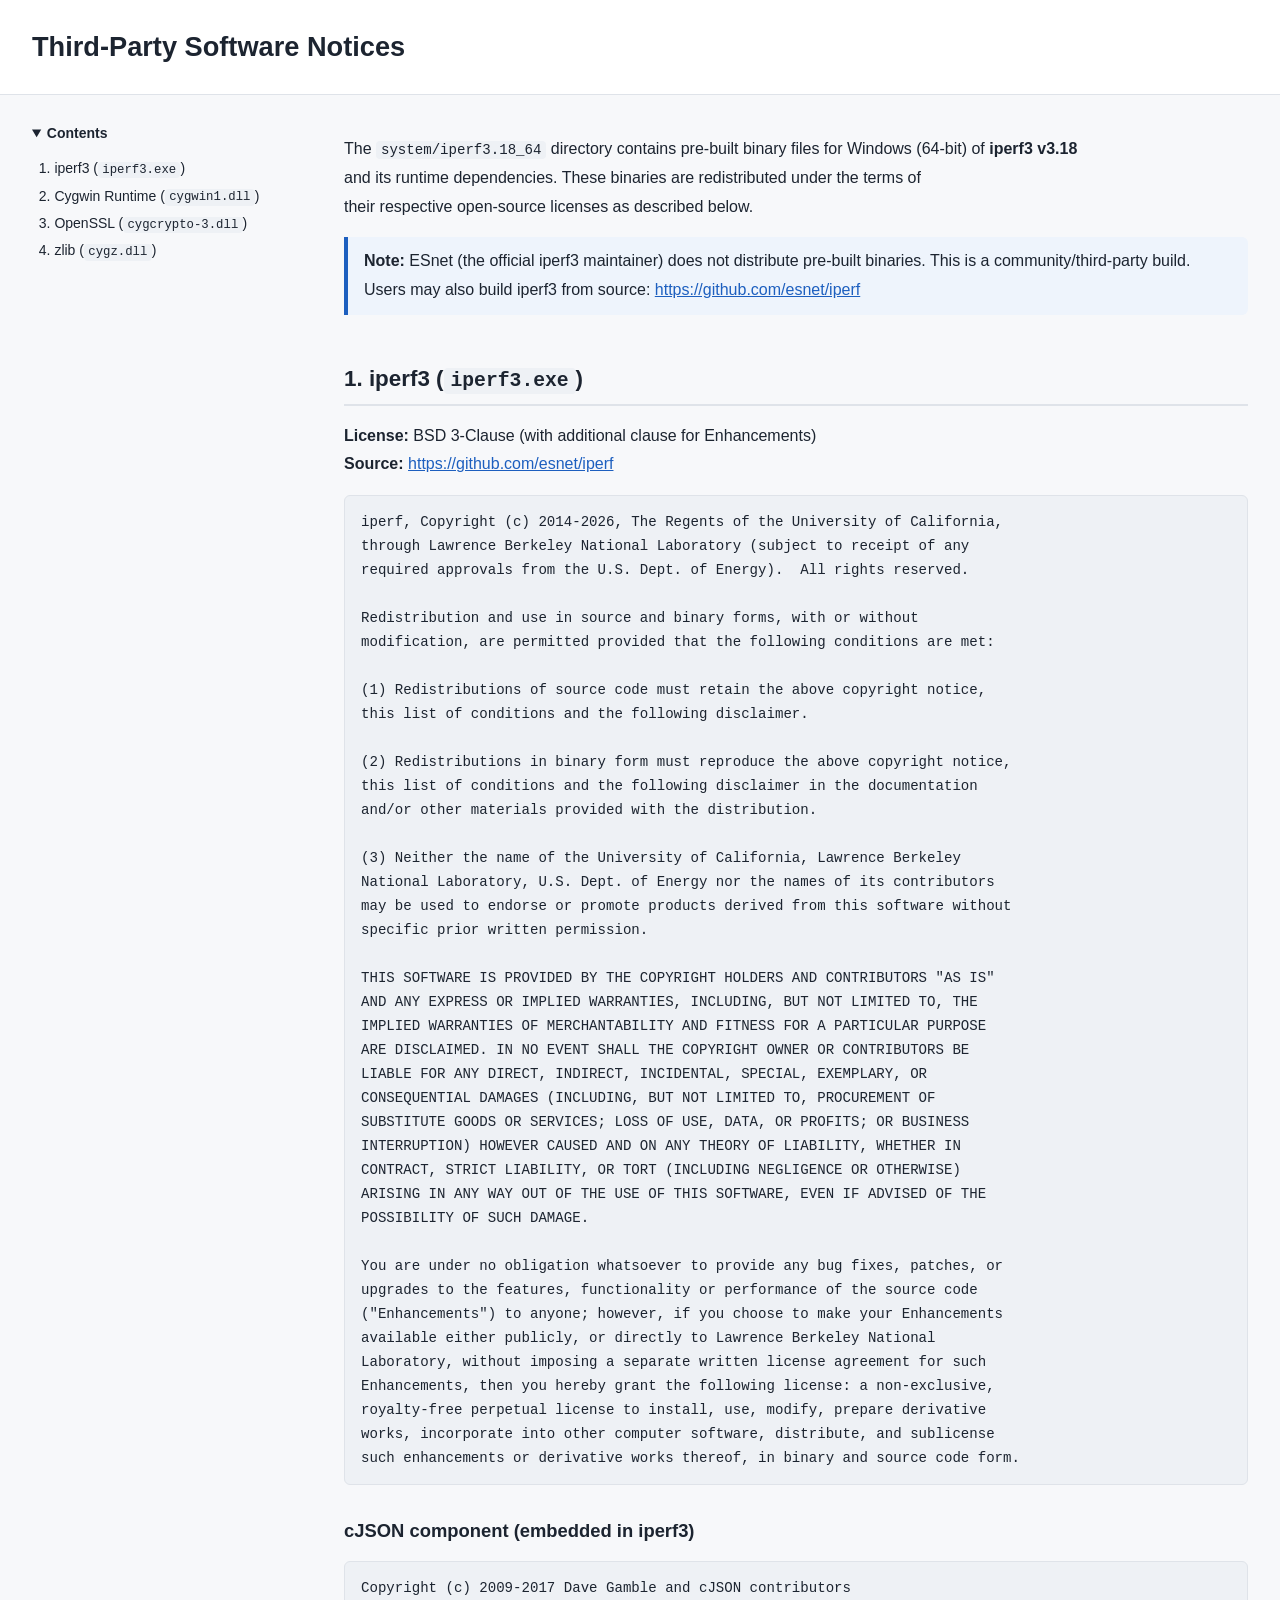
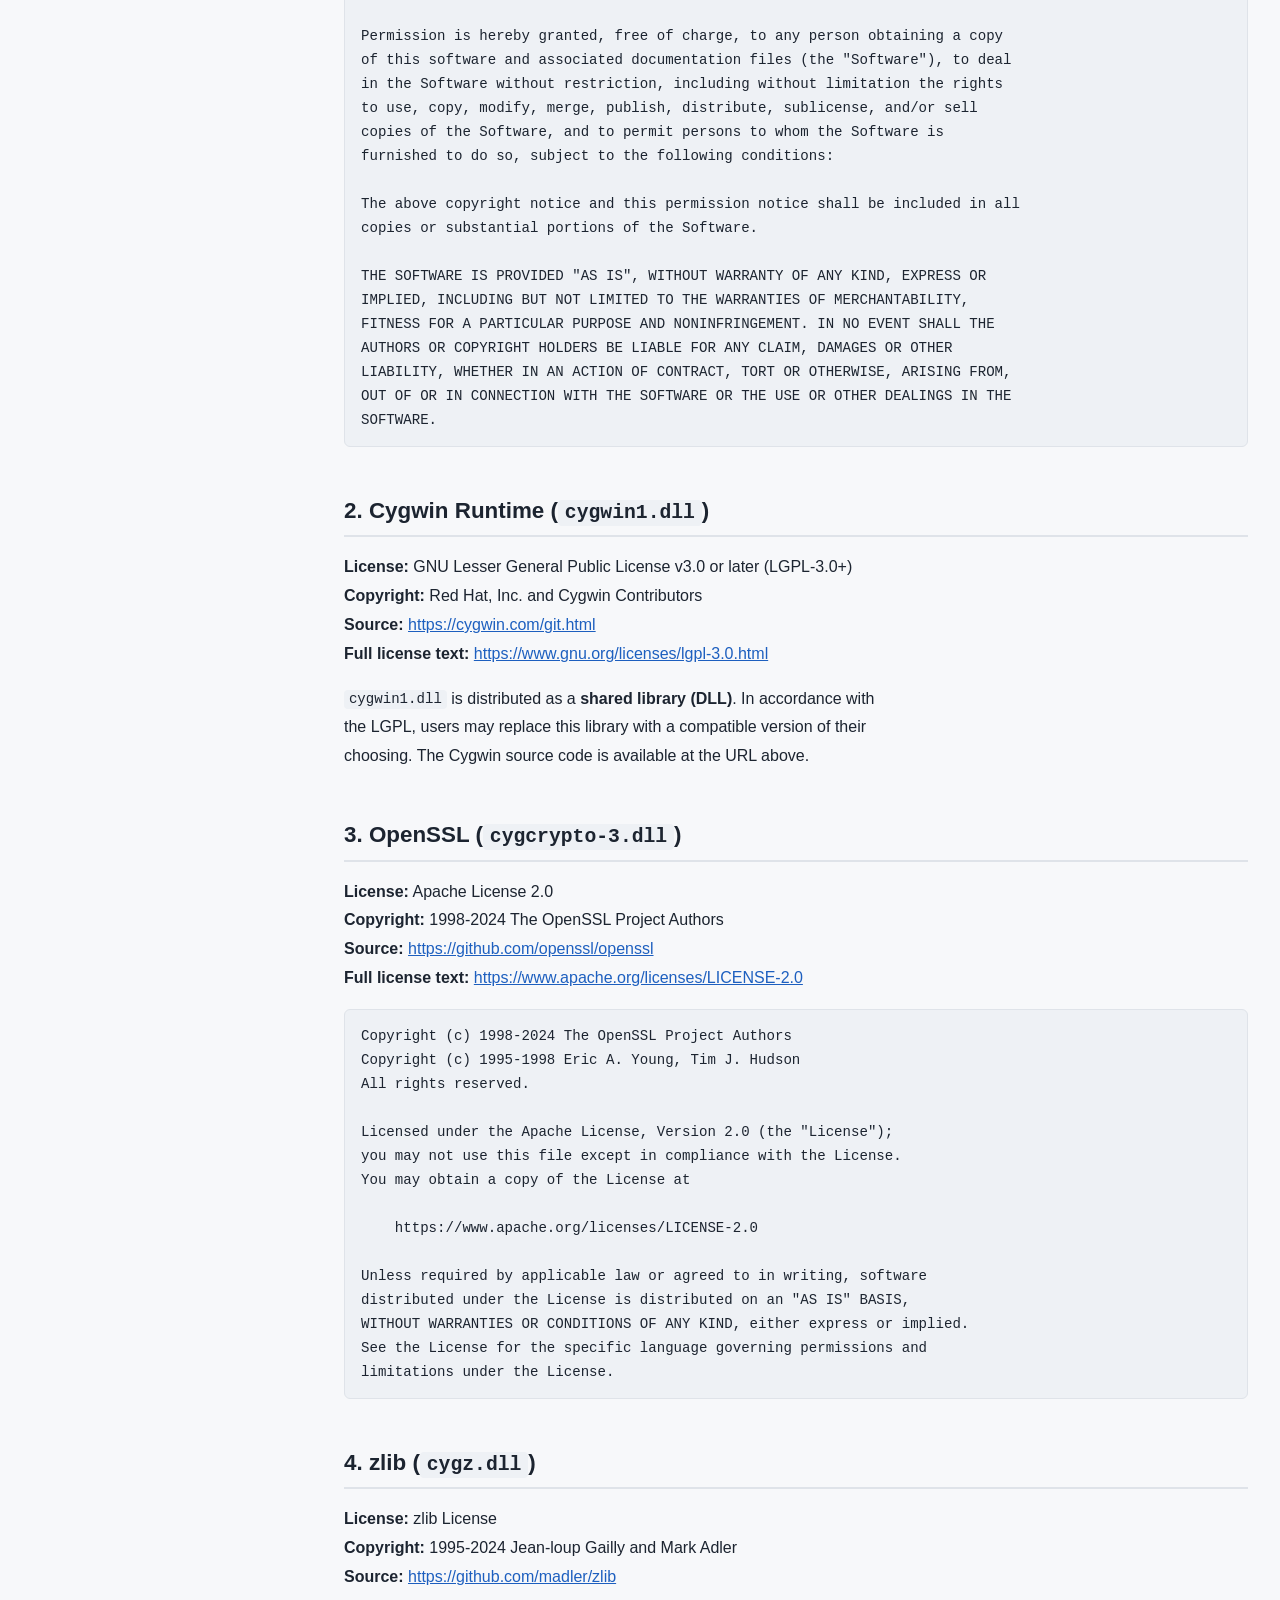
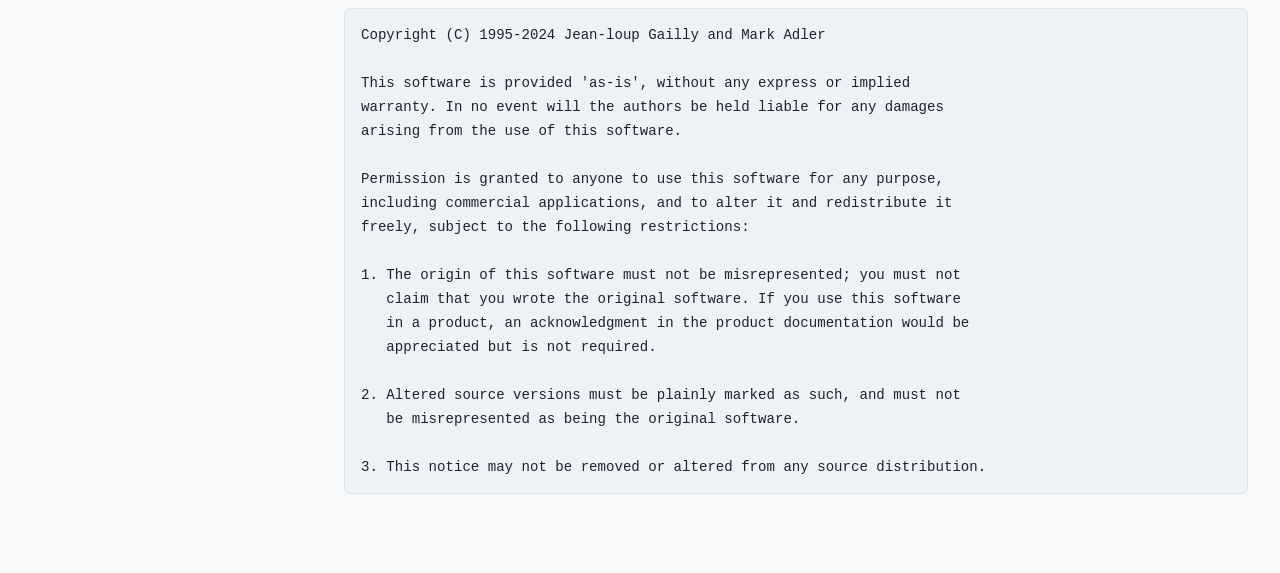
<file: system/public/third-party-notices.html>
<!DOCTYPE html>
<html lang="en">
<head>
<meta charset="utf-8">
<meta name="viewport" content="width=device-width, initial-scale=1">
<title>Third-Party Software Notices</title>
<style>
:root {
    --bg: #f7f8fa;
    --surface: #ffffff;
    --text: #1c2430;
    --muted: #5a6675;
    --line: #dfe3e9;
    --accent: #1d5fbf;
    --code-bg: #eef1f5;
    --quote-bg: #eef4fc;
    --zebra: #f8f9fb;
    color-scheme: light;
}
@media (prefers-color-scheme: dark) {
    :root {
        --bg: #12161c;
        --surface: #1a2028;
        --text: #e4e8ee;
        --muted: #a0abb9;
        --line: #333c48;
        --accent: #7fb2f5;
        --code-bg: #252c36;
        --quote-bg: #1c2a3c;
        --zebra: #1f262f;
        color-scheme: dark;
    }
}
* { box-sizing: border-box; }
html { scroll-behavior: smooth; scroll-padding-top: 16px; }
body {
    margin: 0;
    background: var(--bg);
    color: var(--text);
    font-family: "Yu Gothic UI", "Meiryo", "Hiragino Sans", sans-serif;
    font-size: 16px;
    line-height: 1.8;
    overflow-wrap: anywhere;
}
.cover {
    background: var(--surface);
    border-bottom: 1px solid var(--line);
    padding: 28px 32px;
}
.cover h1 { margin: 0; font-size: 1.7rem; line-height: 1.4; }
.audience { margin: 8px 0 0; color: var(--muted); }
.layout {
    display: grid;
    grid-template-columns: 280px minmax(0, 1fr);
    gap: 32px;
    max-width: 1320px;
    margin: 0 auto;
    padding: 24px 32px 64px;
}
.toc { position: sticky; top: 16px; align-self: start; max-height: calc(100vh - 32px); overflow-y: auto; font-size: 0.875rem; line-height: 1.5; }
.toc summary { cursor: pointer; font-weight: 700; padding: 4px 0 8px; }
.toc ol { margin: 0; padding-left: 1.6em; }
.toc li { margin: 6px 0; }
.toc a { color: var(--text); text-decoration: none; }
.toc a:hover, .toc a.current { color: var(--accent); text-decoration: underline; }
.toc a.current { font-weight: 700; }
main { min-width: 0; max-width: 960px; }
main > hr { display: none; }
h2 { margin: 48px 0 16px; padding-bottom: 8px; border-bottom: 2px solid var(--line); font-size: 1.4rem; line-height: 1.45; }
main > h2:first-child { margin-top: 0; }
h3 { margin: 32px 0 12px; font-size: 1.15rem; line-height: 1.5; }
h4 { margin: 24px 0 8px; font-size: 1rem; line-height: 1.5; }
a { color: var(--accent); }
code { background: var(--code-bg); border-radius: 4px; padding: 0.1em 0.35em; font-family: "Cascadia Mono", Consolas, "MS Gothic", monospace; font-size: 0.88em; }
pre { background: var(--code-bg); border: 1px solid var(--line); border-radius: 6px; padding: 14px 16px; overflow-x: auto; line-height: 1.5; }
pre code { background: none; padding: 0; overflow-wrap: normal; white-space: pre; }
blockquote { margin: 16px 0; padding: 10px 16px; background: var(--quote-bg); border-left: 4px solid var(--accent); border-radius: 0 6px 6px 0; }
blockquote > :first-child { margin-top: 0; }
blockquote > :last-child { margin-bottom: 0; }
.table-wrap { overflow-x: auto; margin: 16px 0; }
table { border-collapse: collapse; width: 100%; background: var(--surface); font-size: 0.92rem; line-height: 1.65; }
th, td { border: 1px solid var(--line); padding: 8px 12px; text-align: left; vertical-align: top; }
th { background: var(--code-bg); white-space: nowrap; }
tbody tr:nth-child(even) { background: var(--zebra); }
li { margin: 4px 0; }
.to-top { position: fixed; right: 20px; bottom: 20px; width: 44px; height: 44px; border: 1px solid var(--line); border-radius: 50%; background: var(--surface); color: var(--text); font-size: 1.1rem; cursor: pointer; display: none; }
.to-top.show { display: block; }
@media (max-width: 900px) {
    .cover { padding: 20px 16px; }
    .cover h1 { font-size: 1.35rem; }
    .layout { display: block; padding: 16px 16px 72px; }
    .toc { position: static; max-height: none; margin-bottom: 24px; padding: 12px 16px; background: var(--surface); border: 1px solid var(--line); border-radius: 6px; }
    th { white-space: normal; }
}
@media print {
    :root { --bg: #fff; --surface: #fff; --text: #000; --muted: #333; --line: #999; --accent: #000; --code-bg: #f2f2f2; --quote-bg: #f2f2f2; --zebra: #fff; color-scheme: light; }
    .layout { display: block; padding: 0; max-width: none; }
    .toc { position: static; max-height: none; overflow: visible; page-break-after: always; font-size: 0.95rem; }
    .to-top { display: none !important; }
    .cover { padding: 0 0 12px; }
    main { max-width: none; }
    h2 { page-break-before: always; margin-top: 0; }
    h2, h3, h4 { page-break-after: avoid; }
    pre, blockquote, tr { page-break-inside: avoid; }
    pre { white-space: pre-wrap; }
    pre code { white-space: pre-wrap; }
}
</style>
</head>
<body>
<header class="cover">
<h1>Third-Party Software Notices</h1>

</header>
<div class="layout">
<nav class="toc" aria-label="Contents"><details open>
<summary>Contents</summary>
<ol><li><a href="#sec-1">iperf3 (<code>iperf3.exe</code>)</a></li><li><a href="#sec-2">Cygwin Runtime (<code>cygwin1.dll</code>)</a></li><li><a href="#sec-3">OpenSSL (<code>cygcrypto-3.dll</code>)</a></li><li><a href="#sec-4">zlib (<code>cygz.dll</code>)</a></li></ol>
</details></nav>
<main>
<p>The <code>system/iperf3.18_64</code> directory contains pre-built binary files for Windows (64-bit) of <strong>iperf3 v3.18</strong><br>and its runtime dependencies. These binaries are redistributed under the terms of<br>their respective open-source licenses as described below.</p>
<blockquote><p><strong>Note:</strong> ESnet (the official iperf3 maintainer) does not distribute pre-built binaries. This is a community/third-party build. Users may also build iperf3 from source: <a href="https://github.com/esnet/iperf" target="_blank" rel="noopener noreferrer">https://github.com/esnet/iperf</a></p></blockquote>
<h2 id="sec-1">1. iperf3 (<code>iperf3.exe</code>)</h2>
<p><strong>License:</strong> BSD 3-Clause (with additional clause for Enhancements)<br><strong>Source:</strong> <a href="https://github.com/esnet/iperf" target="_blank" rel="noopener noreferrer">https://github.com/esnet/iperf</a></p>
<pre><code>iperf, Copyright (c) 2014-2026, The Regents of the University of California,
through Lawrence Berkeley National Laboratory (subject to receipt of any
required approvals from the U.S. Dept. of Energy).  All rights reserved.

Redistribution and use in source and binary forms, with or without
modification, are permitted provided that the following conditions are met:

(1) Redistributions of source code must retain the above copyright notice,
this list of conditions and the following disclaimer.

(2) Redistributions in binary form must reproduce the above copyright notice,
this list of conditions and the following disclaimer in the documentation
and/or other materials provided with the distribution.

(3) Neither the name of the University of California, Lawrence Berkeley
National Laboratory, U.S. Dept. of Energy nor the names of its contributors
may be used to endorse or promote products derived from this software without
specific prior written permission.

THIS SOFTWARE IS PROVIDED BY THE COPYRIGHT HOLDERS AND CONTRIBUTORS "AS IS"
AND ANY EXPRESS OR IMPLIED WARRANTIES, INCLUDING, BUT NOT LIMITED TO, THE
IMPLIED WARRANTIES OF MERCHANTABILITY AND FITNESS FOR A PARTICULAR PURPOSE
ARE DISCLAIMED. IN NO EVENT SHALL THE COPYRIGHT OWNER OR CONTRIBUTORS BE
LIABLE FOR ANY DIRECT, INDIRECT, INCIDENTAL, SPECIAL, EXEMPLARY, OR
CONSEQUENTIAL DAMAGES (INCLUDING, BUT NOT LIMITED TO, PROCUREMENT OF
SUBSTITUTE GOODS OR SERVICES; LOSS OF USE, DATA, OR PROFITS; OR BUSINESS
INTERRUPTION) HOWEVER CAUSED AND ON ANY THEORY OF LIABILITY, WHETHER IN
CONTRACT, STRICT LIABILITY, OR TORT (INCLUDING NEGLIGENCE OR OTHERWISE)
ARISING IN ANY WAY OUT OF THE USE OF THIS SOFTWARE, EVEN IF ADVISED OF THE
POSSIBILITY OF SUCH DAMAGE.

You are under no obligation whatsoever to provide any bug fixes, patches, or
upgrades to the features, functionality or performance of the source code
("Enhancements") to anyone; however, if you choose to make your Enhancements
available either publicly, or directly to Lawrence Berkeley National
Laboratory, without imposing a separate written license agreement for such
Enhancements, then you hereby grant the following license: a non-exclusive,
royalty-free perpetual license to install, use, modify, prepare derivative
works, incorporate into other computer software, distribute, and sublicense
such enhancements or derivative works thereof, in binary and source code form.</code></pre>
<h3>cJSON component (embedded in iperf3)</h3>
<pre><code>Copyright (c) 2009-2017 Dave Gamble and cJSON contributors

Permission is hereby granted, free of charge, to any person obtaining a copy
of this software and associated documentation files (the "Software"), to deal
in the Software without restriction, including without limitation the rights
to use, copy, modify, merge, publish, distribute, sublicense, and/or sell
copies of the Software, and to permit persons to whom the Software is
furnished to do so, subject to the following conditions:

The above copyright notice and this permission notice shall be included in all
copies or substantial portions of the Software.

THE SOFTWARE IS PROVIDED "AS IS", WITHOUT WARRANTY OF ANY KIND, EXPRESS OR
IMPLIED, INCLUDING BUT NOT LIMITED TO THE WARRANTIES OF MERCHANTABILITY,
FITNESS FOR A PARTICULAR PURPOSE AND NONINFRINGEMENT. IN NO EVENT SHALL THE
AUTHORS OR COPYRIGHT HOLDERS BE LIABLE FOR ANY CLAIM, DAMAGES OR OTHER
LIABILITY, WHETHER IN AN ACTION OF CONTRACT, TORT OR OTHERWISE, ARISING FROM,
OUT OF OR IN CONNECTION WITH THE SOFTWARE OR THE USE OR OTHER DEALINGS IN THE
SOFTWARE.</code></pre>
<h2 id="sec-2">2. Cygwin Runtime (<code>cygwin1.dll</code>)</h2>
<p><strong>License:</strong> GNU Lesser General Public License v3.0 or later (LGPL-3.0+)<br><strong>Copyright:</strong> Red Hat, Inc. and Cygwin Contributors<br><strong>Source:</strong> <a href="https://cygwin.com/git.html" target="_blank" rel="noopener noreferrer">https://cygwin.com/git.html</a><br><strong>Full license text:</strong> <a href="https://www.gnu.org/licenses/lgpl-3.0.html" target="_blank" rel="noopener noreferrer">https://www.gnu.org/licenses/lgpl-3.0.html</a></p>
<p><code>cygwin1.dll</code> is distributed as a <strong>shared library (DLL)</strong>. In accordance with<br>the LGPL, users may replace this library with a compatible version of their<br>choosing. The Cygwin source code is available at the URL above.</p>
<h2 id="sec-3">3. OpenSSL (<code>cygcrypto-3.dll</code>)</h2>
<p><strong>License:</strong> Apache License 2.0<br><strong>Copyright:</strong> 1998-2024 The OpenSSL Project Authors<br><strong>Source:</strong> <a href="https://github.com/openssl/openssl" target="_blank" rel="noopener noreferrer">https://github.com/openssl/openssl</a><br><strong>Full license text:</strong> <a href="https://www.apache.org/licenses/LICENSE-2.0" target="_blank" rel="noopener noreferrer">https://www.apache.org/licenses/LICENSE-2.0</a></p>
<pre><code>Copyright (c) 1998-2024 The OpenSSL Project Authors
Copyright (c) 1995-1998 Eric A. Young, Tim J. Hudson
All rights reserved.

Licensed under the Apache License, Version 2.0 (the "License");
you may not use this file except in compliance with the License.
You may obtain a copy of the License at

    https://www.apache.org/licenses/LICENSE-2.0

Unless required by applicable law or agreed to in writing, software
distributed under the License is distributed on an "AS IS" BASIS,
WITHOUT WARRANTIES OR CONDITIONS OF ANY KIND, either express or implied.
See the License for the specific language governing permissions and
limitations under the License.</code></pre>
<h2 id="sec-4">4. zlib (<code>cygz.dll</code>)</h2>
<p><strong>License:</strong> zlib License<br><strong>Copyright:</strong> 1995-2024 Jean-loup Gailly and Mark Adler<br><strong>Source:</strong> <a href="https://github.com/madler/zlib" target="_blank" rel="noopener noreferrer">https://github.com/madler/zlib</a></p>
<pre><code>Copyright (C) 1995-2024 Jean-loup Gailly and Mark Adler

This software is provided 'as-is', without any express or implied
warranty. In no event will the authors be held liable for any damages
arising from the use of this software.

Permission is granted to anyone to use this software for any purpose,
including commercial applications, and to alter it and redistribute it
freely, subject to the following restrictions:

1. The origin of this software must not be misrepresented; you must not
   claim that you wrote the original software. If you use this software
   in a product, an acknowledgment in the product documentation would be
   appreciated but is not required.

2. Altered source versions must be plainly marked as such, and must not
   be misrepresented as being the original software.

3. This notice may not be removed or altered from any source distribution.</code></pre>
</main>
</div>
<script>
// 読んでいる章を目次で強調し、ページ先頭へ戻るボタンを出す (印刷やスクリプト無効でも本文は読める)
(function () {
    var links = Array.prototype.slice.call(document.querySelectorAll('.toc a'));
    var targets = links.map(function (a) {
        return { link: a, el: document.getElementById(decodeURIComponent(a.getAttribute('href').slice(1))) };
    }).filter(function (t) { return t.el; });
    var topBtn = document.createElement('button');
    topBtn.className = 'to-top';
    topBtn.type = 'button';
    topBtn.textContent = '↑';
    topBtn.title = 'ページの先頭へ';
    topBtn.setAttribute('aria-label', 'ページの先頭へ');
    topBtn.addEventListener('click', function () { window.scrollTo(0, 0); });
    document.body.appendChild(topBtn);

    function update() {
        var current = null;
        targets.forEach(function (t) { if (t.el.getBoundingClientRect().top <= 80) current = t; });
        links.forEach(function (a) { a.classList.remove('current'); });
        if (current) current.link.classList.add('current');
        topBtn.classList.toggle('show', window.scrollY > 600);
    }
    window.addEventListener('scroll', update, { passive: true });
    update();

    // スマートフォンの幅では目次を閉じ、広い幅では開いておく (画面の幅が変わったときも合わせる)
    var narrow = window.matchMedia('(max-width: 900px)');
    function syncToc() { document.querySelector('.toc details').open = !narrow.matches; }
    narrow.addEventListener('change', syncToc);
    syncToc();
})();
</script>
</body>
</html>
</file>
